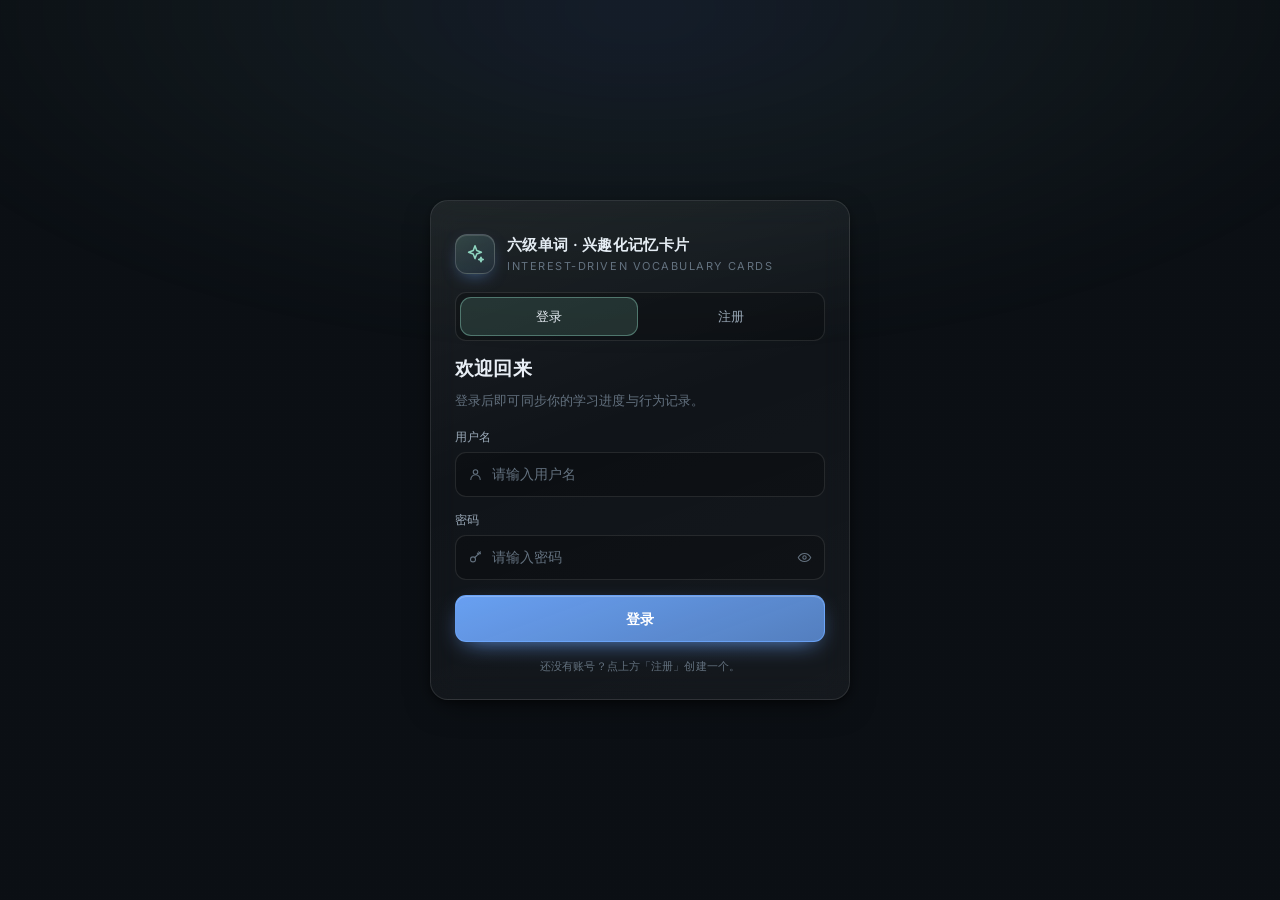
<file: index.html>
<!DOCTYPE html>
<html lang="zh-CN" data-scheme="dark">
<head>
<meta charset="UTF-8">
<meta name="viewport" content="width=device-width, initial-scale=1, viewport-fit=cover">
<meta name="color-scheme" content="dark">
<meta name="theme-color" content="#0b0f14">
<title>六级单词 · 兴趣化记忆卡片</title>
<meta name="description" content="用你熟悉的兴趣领域记住六级单词。领域化筛选、AI 生成记忆材料、3D 翻转卡片与复习模式。">

<!-- 字体：失败时自动回退到系统字体栈（见 tokens.css 的 font 变量） -->
<link rel="preconnect" href="https://fonts.googleapis.com">
<link rel="preconnect" href="https://fonts.gstatic.com" crossorigin>
<link href="https://fonts.googleapis.com/css2?family=Cinzel:wght@500;600;700&family=Cormorant+Garamond:wght@500;600;700&family=Inter:wght@400;500;600;700&display=swap" rel="stylesheet">

<link rel="stylesheet" href="./src/styles/tokens.css">
<link rel="stylesheet" href="./src/styles/components.css">
<link rel="stylesheet" href="./src/styles/responsive.css">

<style>
  /* 首屏防闪烁：在 JS 与样式就绪前显示品牌遮罩 */
  html, body { margin: 0; background: #0b0f14; }
  #boot-splash {
    position: fixed;
    inset: 0;
    display: grid;
    place-items: center;
    gap: 0;
    background:
      radial-gradient(1100px 760px at 50% -20%, #17222f 0%, transparent 60%),
      linear-gradient(180deg, #0b0f14 0%, #070a0e 100%);
    z-index: 9999;
    transition: opacity 0.5s ease;
    font-family: 'Inter', -apple-system, 'PingFang SC', 'Microsoft YaHei', system-ui, sans-serif;
  }
  #boot-splash .splash-inner {
    display: flex;
    flex-direction: column;
    align-items: center;
    gap: 18px;
    color: #9aa9b8;
    font-size: 13px;
    letter-spacing: 0.16em;
    text-transform: uppercase;
  }
  #boot-splash .splash-mark {
    width: 52px; height: 52px;
    border-radius: 15px;
    border: 1px solid rgba(143, 214, 192, 0.3);
    background: linear-gradient(150deg, rgba(143,214,192,0.18), rgba(110,168,254,0.08));
    box-shadow: inset 0 1px 0 rgba(255,255,255,0.12), 0 10px 30px -12px rgba(110,168,254,0.8);
    display: grid; place-items: center;
    color: #8fd6c0;
    animation: splash-pulse 2s ease-in-out infinite;
  }
  #boot-splash .splash-mark svg { width: 26px; height: 26px; }
  @keyframes splash-pulse {
    0%, 100% { transform: scale(1); opacity: 0.9; }
    50% { transform: scale(1.06); opacity: 1; }
  }
  #boot-splash .splash-bar {
    width: 168px; height: 2px; border-radius: 99px;
    background: rgba(255,255,255,0.08);
    overflow: hidden;
  }
  #boot-splash .splash-bar i {
    display: block; height: 100%; width: 40%;
    border-radius: 99px;
    background: linear-gradient(90deg, transparent, #6ea8fe, #8fd6c0, transparent);
    animation: splash-slide 1.3s ease-in-out infinite;
  }
  @keyframes splash-slide {
    0% { transform: translateX(-110%); }
    100% { transform: translateX(280%); }
  }

  /* ---- 启动骨架屏（首屏立刻可见，不依赖任何 JS / 网络） ---- */
  #boot-splash .splash-title {
    color: #dbe6f2;
    font-size: 14px;
    letter-spacing: 0.03em;
    text-transform: none;
    font-weight: 600;
  }
  #boot-splash .splash-hint {
    margin-top: -8px;
    font-size: 12px;
    letter-spacing: 0.1em;
    color: #7d8b9c;
    text-transform: none;
  }
  #boot-splash .splash-skeleton {
    display: grid;
    grid-template-columns: repeat(3, 92px);
    gap: 12px;
    margin-top: 6px;
  }
  #boot-splash .sk-card {
    position: relative;
    overflow: hidden;
    display: block;
    height: 74px;
    border-radius: 11px;
    border: 1px solid rgba(255,255,255,0.07);
    background: rgba(128,132,148,0.10);
  }
  #boot-splash .sk-card::after {
    content: '';
    position: absolute;
    inset: 0;
    background: linear-gradient(100deg, transparent 20%, rgba(143,214,192,0.16) 50%, transparent 80%);
    animation: skeleton-shimmer 1.4s ease-in-out infinite;
  }
  @keyframes skeleton-shimmer {
    0% { transform: translateX(-100%); }
    100% { transform: translateX(100%); }
  }
  #boot-splash .splash-retry {
    margin-top: 4px;
    padding: 8px 18px;
    border-radius: 99px;
    border: 1px solid rgba(143,214,192,0.4);
    background: rgba(143,214,192,0.12);
    color: #8fd6c0;
    font-size: 13px;
    cursor: pointer;
    font-family: inherit;
  }
  #boot-splash.is-fading { opacity: 0; pointer-events: none; }
</style>

<!-- 后端：自建 Cloudflare Worker + D1（https://api.stellar-dreamin.site）
     无需引入任何第三方 SDK —— 注册 / 登录 / 上报全部走原生 fetch，
     见 src/core/authService.js -->
</head>
<body>
  <div id="app"></div>

  <!-- 启动骨架屏：纯静态 HTML + CSS，页面一解析完就立刻可见（不依赖 JS / 网络）。
       主脚本（src/main.js）会在挂载登录页或主界面后立刻移除它；
       万一模块脚本加载失败，下方的内联兜底脚本会在 3.5s 后给出重试入口。 -->
  <div id="boot-splash" aria-hidden="true">
    <div class="splash-inner">
      <div class="splash-mark">
        <svg viewBox="0 0 24 24" fill="none" stroke="currentColor" stroke-width="1.7" stroke-linecap="round" stroke-linejoin="round">
          <path d="M12 3l1.9 5.1L19 10l-5.1 1.9L12 17l-1.9-5.1L5 10l5.1-1.9z"/>
          <path d="M18.5 15.5l.7 1.8 1.8.7-1.8.7-.7 1.8-.7-1.8-1.8-.7 1.8-.7z"/>
        </svg>
      </div>
      <div class="splash-title">六级单词 · 兴趣化记忆卡片</div>
      <div class="splash-bar"><i></i></div>
      <div class="splash-hint" id="boot-hint">加载中…</div>
      <div class="splash-skeleton">
        <span class="sk-card"></span><span class="sk-card"></span><span class="sk-card"></span>
      </div>
    </div>
  </div>

  <noscript>
    <div style="padding:40px;font-family:system-ui;color:#e8eef5">
      本应用需要 JavaScript 才能运行，请在浏览器设置中启用后刷新页面。
    </div>
  </noscript>

  <script type="module" src="./src/main.js"></script>

  <!-- 启动兜底：主脚本自身带 3s 超时；这里再兜一层 —— 若 3.5s 后骨架屏
       仍未被移除（通常意味着模块脚本没加载成功），给出可见的重试入口。
       绝不使用外部资源，纯内联。 -->
  <script>
  (function () {
    var FAILSAFE_MS = 3500;
    window.__bootSplashTimer = setTimeout(function () {
      var splash = document.getElementById('boot-splash');
      if (!splash) return;
      var hint = document.getElementById('boot-hint');
      if (hint) hint.textContent = '启动较慢或加载失败';
      if (document.getElementById('boot-retry')) return;
      var inner = splash.querySelector('.splash-inner');
      if (!inner) return;
      var btn = document.createElement('button');
      btn.id = 'boot-retry';
      btn.className = 'splash-retry';
      btn.type = 'button';
      btn.textContent = '重新载入';
      btn.addEventListener('click', function () { window.location.reload(); });
      inner.appendChild(btn);
    }, FAILSAFE_MS);
  })();
  </script>
</body>
</html>
</file>
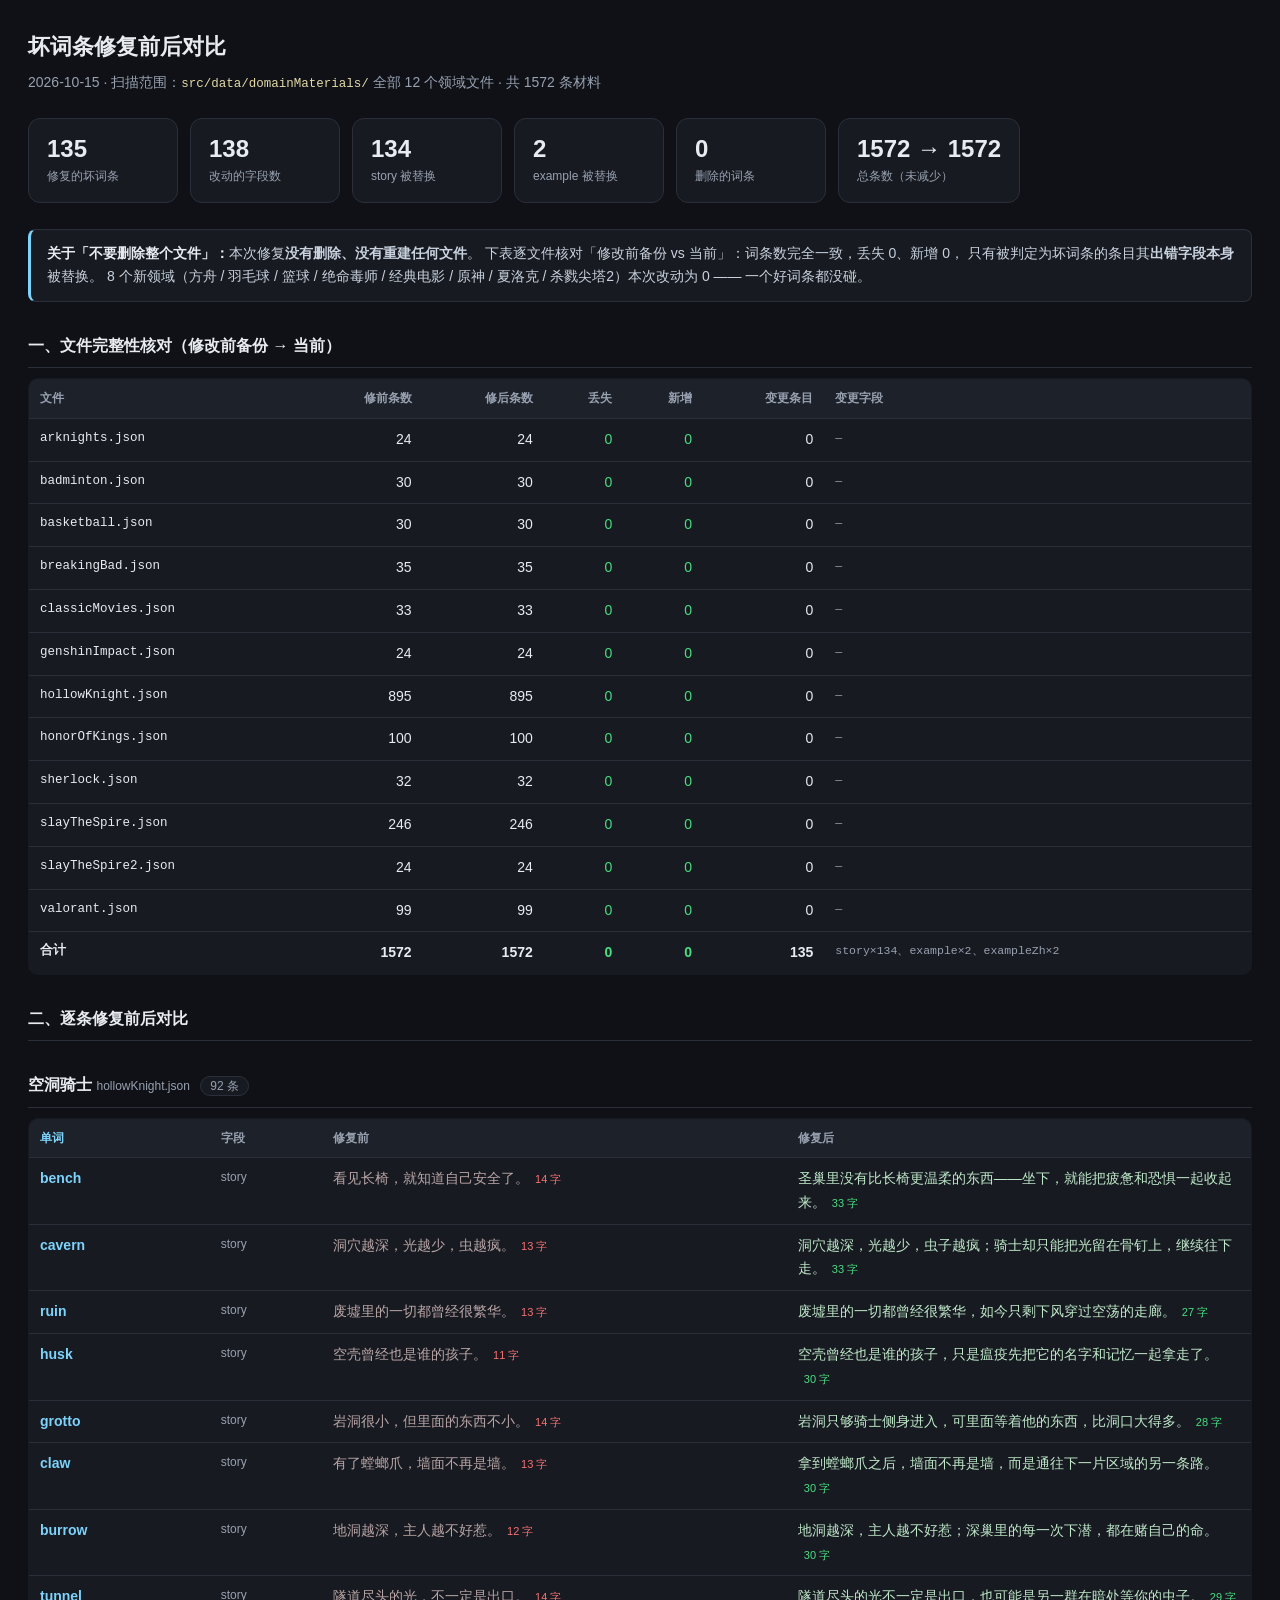
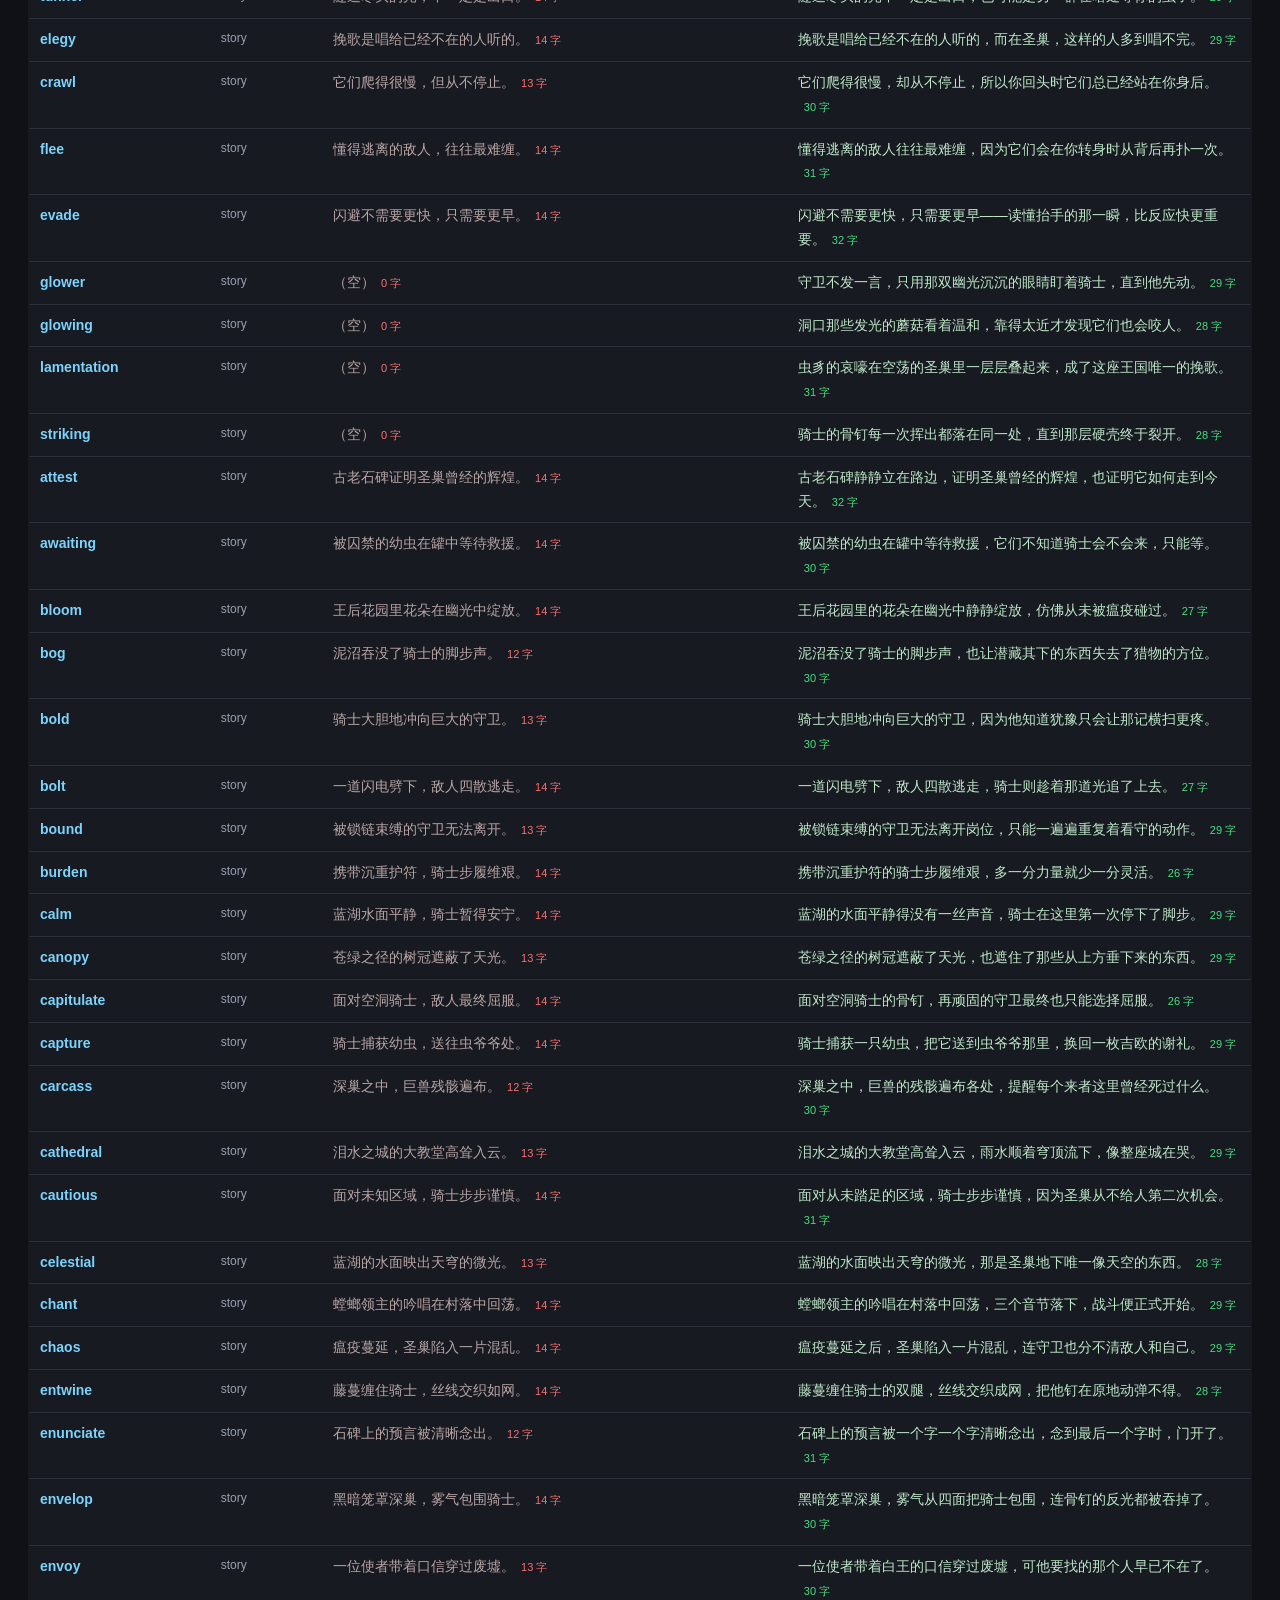
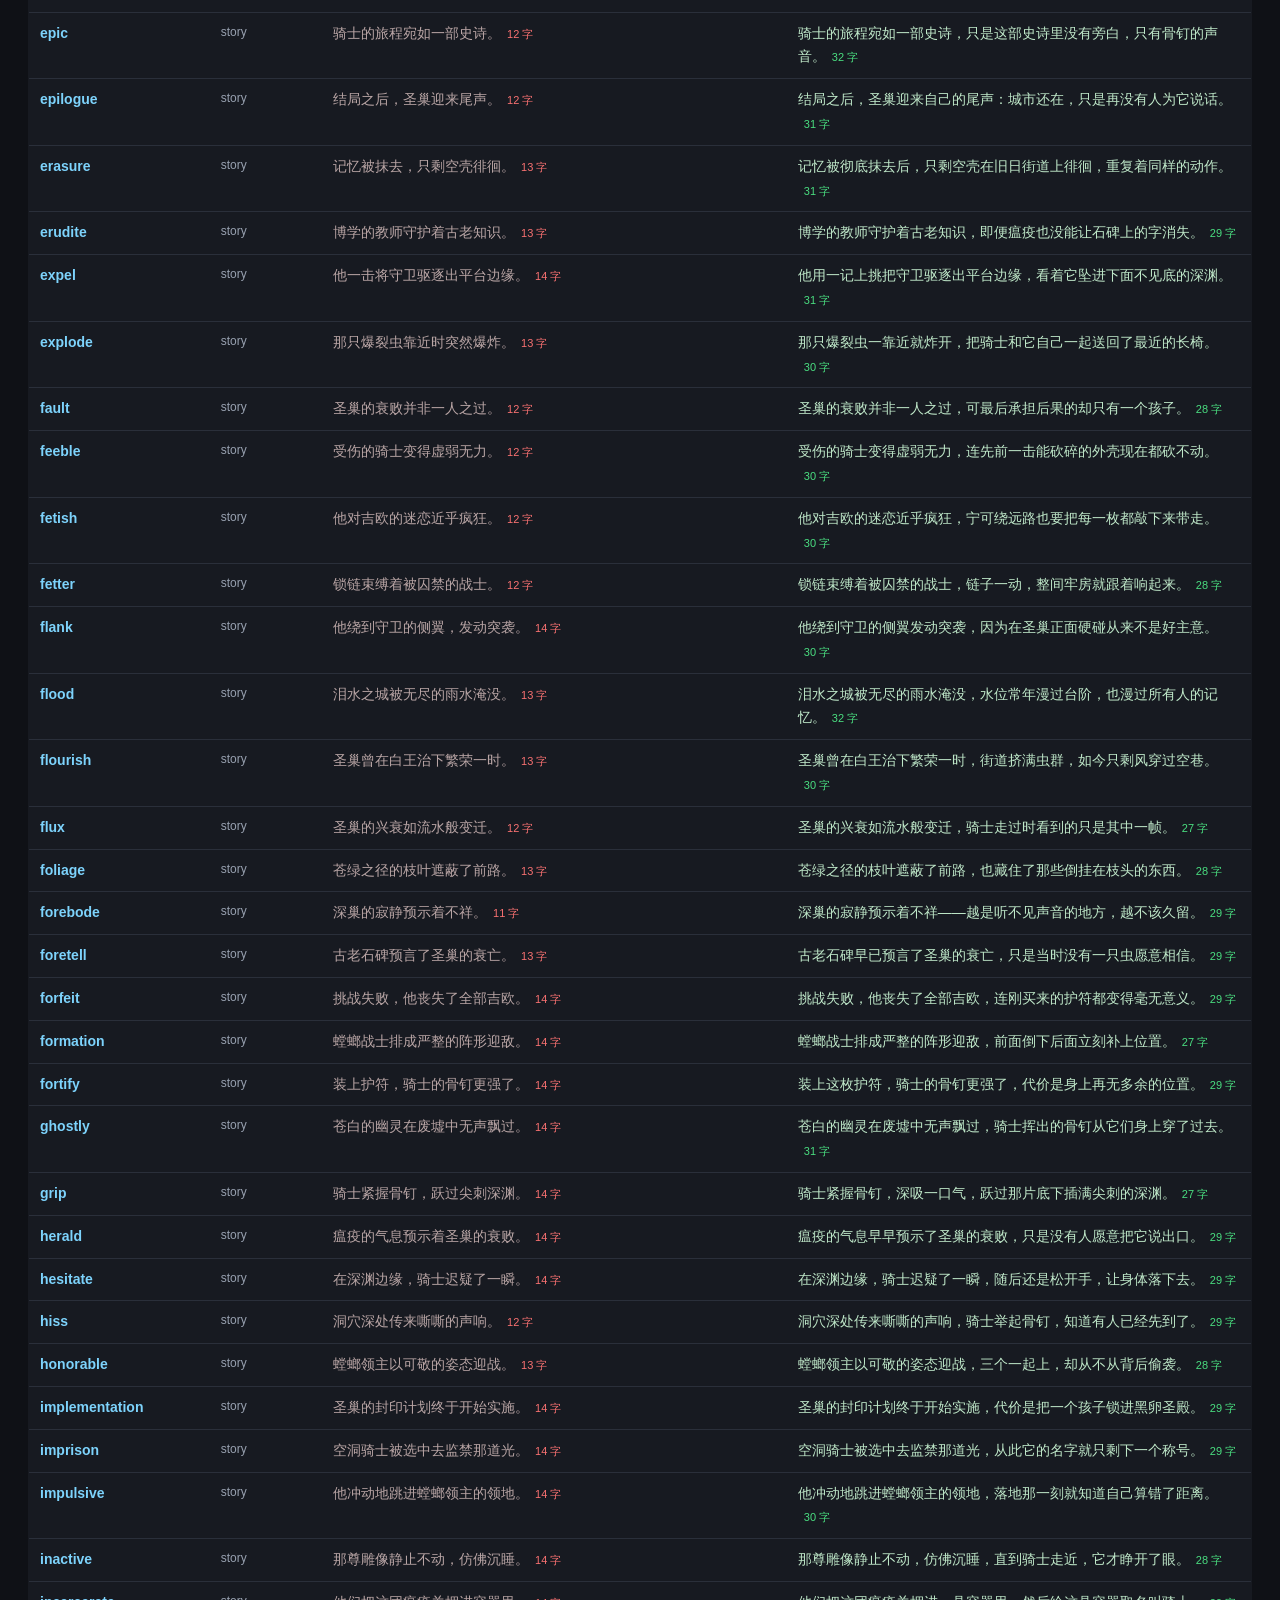
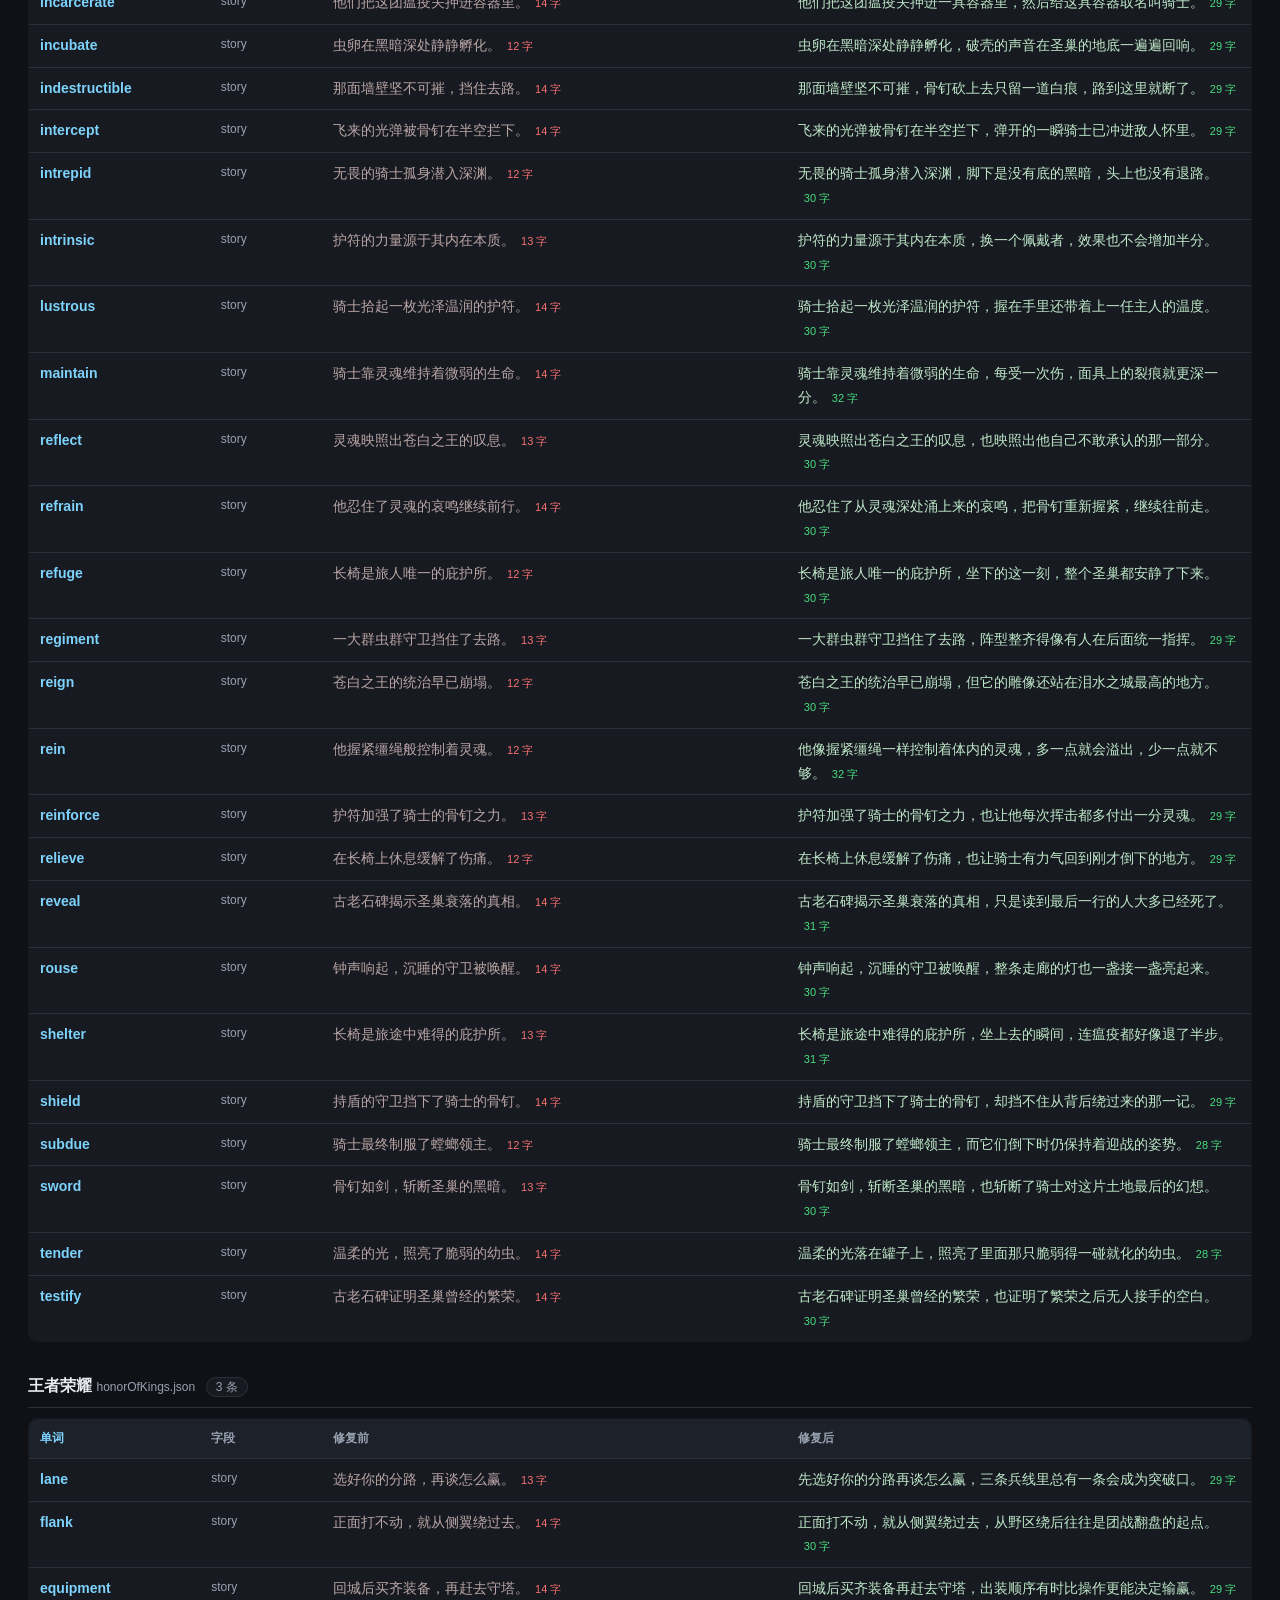
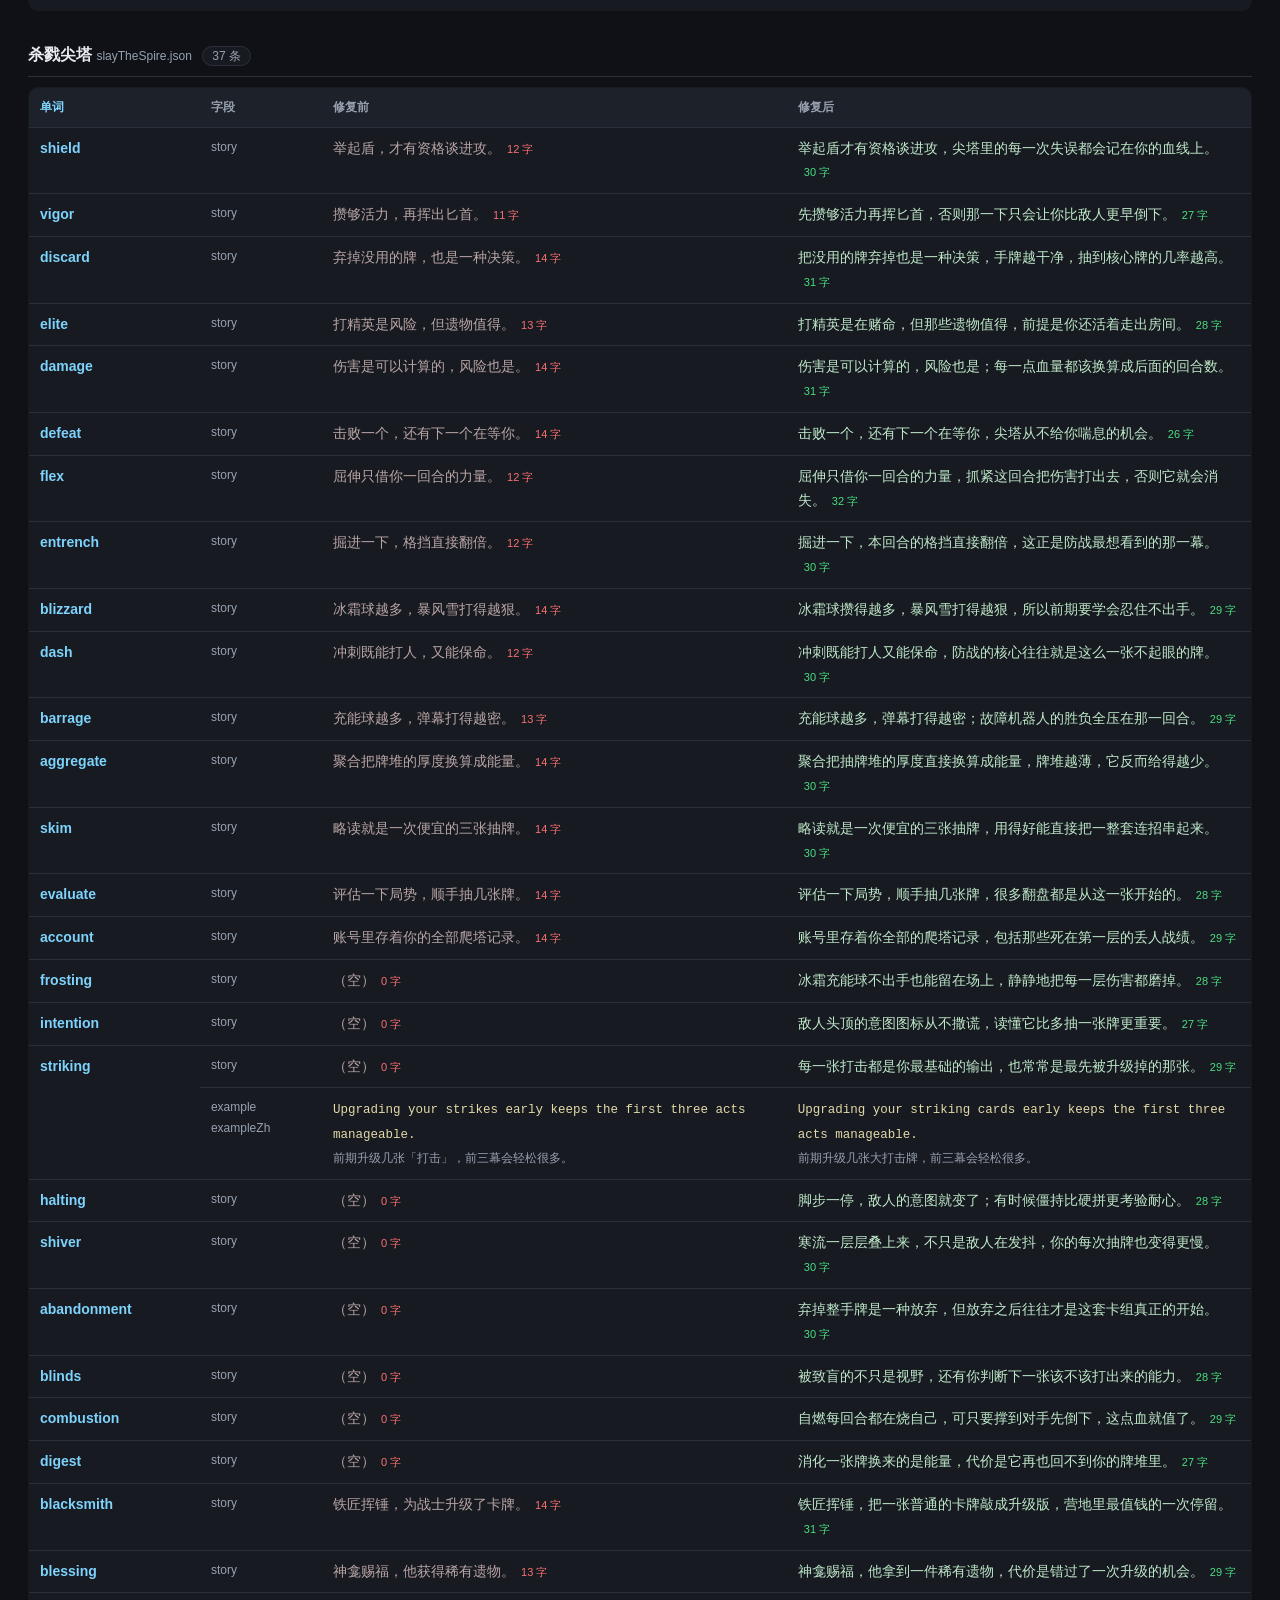
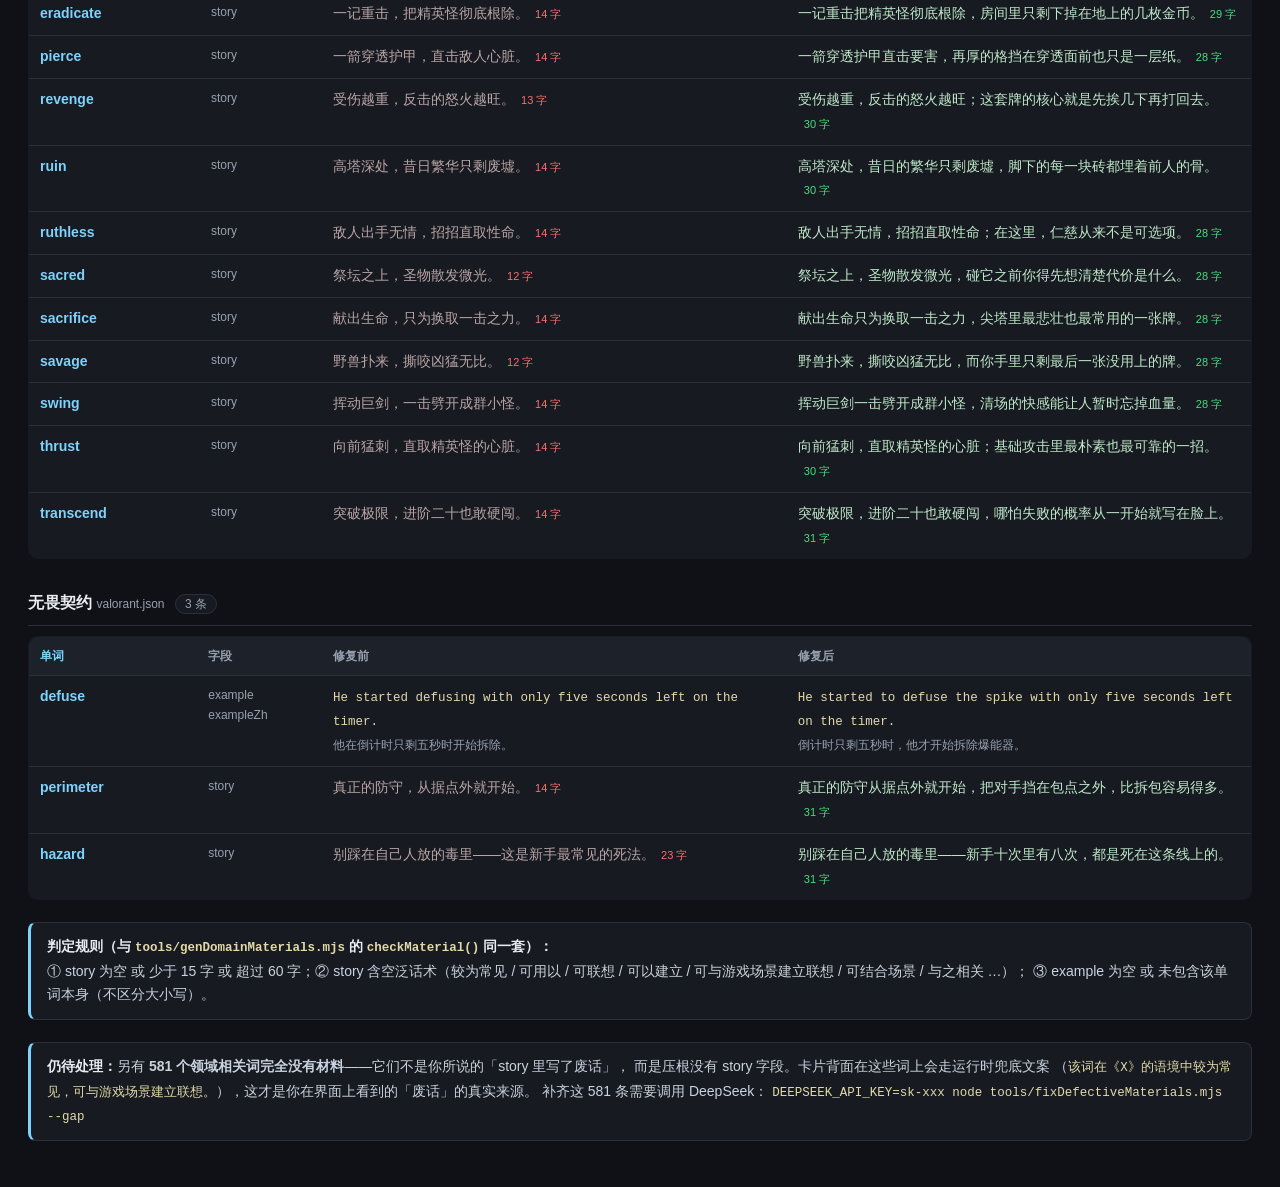
<file: 坏词条修复对比.html>
<!DOCTYPE html>
<html lang="zh-CN"><head><meta charset="utf-8">
<meta name="viewport" content="width=device-width,initial-scale=1">
<title>坏词条修复前后对比</title>
<style>
  :root{--bg:#0f1116;--panel:#171a21;--line:#2a2f3a;--tx:#e8ebf0;--dim:#98a1b0;--ok:#4ade80;--bad:#f87171;--warn:#fbbf24;--acc:#7dd3fc}
  *{box-sizing:border-box}
  body{margin:0;padding:28px;background:var(--bg);color:var(--tx);font:14px/1.7 -apple-system,"Segoe UI","Microsoft YaHei",sans-serif}
  h1{font-size:22px;margin:0 0 6px}
  .sub{color:var(--dim);margin-bottom:22px}
  h2{font-size:16px;margin:30px 0 10px;padding-bottom:8px;border-bottom:1px solid var(--line)}
  .fn,.badge{font-size:12px;color:var(--dim);font-weight:400}
  .badge{background:var(--panel);border:1px solid var(--line);border-radius:99px;padding:2px 9px;margin-left:6px}
  .cards{display:flex;gap:12px;flex-wrap:wrap;margin:0 0 26px}
  .card{background:var(--panel);border:1px solid var(--line);border-radius:12px;padding:14px 18px;min-width:150px}
  .card b{display:block;font-size:24px;line-height:1.3}
  .card span{color:var(--dim);font-size:12px}
  table{width:100%;border-collapse:collapse;background:var(--panel);border:1px solid var(--line);border-radius:10px;overflow:hidden;margin-bottom:8px}
  th,td{padding:9px 11px;border-bottom:1px solid var(--line);vertical-align:top;text-align:left}
  th{background:#1d2129;color:var(--dim);font-weight:600;font-size:12px}
  tr:last-child td{border-bottom:none}
  .w{font-weight:700;color:var(--acc);white-space:nowrap;width:110px}
  .fld{color:var(--dim);font-size:12px;width:78px;white-space:nowrap}
  .before{color:#b9a5a5;width:38%}
  .after{color:#bfe8c9;width:38%}
  .ln{display:inline-block;margin-left:6px;font-size:11px;color:var(--bad)}
  .ln.ok{color:var(--ok)}
  .zh{color:var(--dim);font-size:12px}
  code{font-family:Consolas,Menlo,monospace;font-size:12.5px;color:#e3d9a8}
  .num{text-align:right;font-variant-numeric:tabular-nums}
  .good{color:var(--ok)}.bad{color:var(--bad);font-weight:700}.warn{color:var(--warn)}
  .mono{font-family:Consolas,Menlo,monospace;font-size:12.5px}
  .small{font-size:11.5px;color:var(--dim)}
  .note{background:var(--panel);border:1px solid var(--line);border-left:3px solid var(--acc);border-radius:8px;padding:12px 16px;margin:22px 0;color:#c9d2de}
  .note b{color:var(--tx)}
</style></head><body>

<h1>坏词条修复前后对比</h1>
<div class="sub">2026-10-15 · 扫描范围：<code>src/data/domainMaterials/</code> 全部 12 个领域文件 · 共 1572 条材料</div>

<div class="cards">
  <div class="card"><b>135</b><span>修复的坏词条</span></div>
  <div class="card"><b>138</b><span>改动的字段数</span></div>
  <div class="card"><b>134</b><span>story 被替换</span></div>
  <div class="card"><b>2</b><span>example 被替换</span></div>
  <div class="card"><b>0</b><span>删除的词条</span></div>
  <div class="card"><b>1572 → 1572</b><span>总条数（未减少）</span></div>
</div>

<div class="note">
<b>关于「不要删除整个文件」：</b>本次修复<strong>没有删除、没有重建任何文件</strong>。
下表逐文件核对「修改前备份 vs 当前」：词条数完全一致，丢失 0、新增 0，
只有被判定为坏词条的条目其<strong>出错字段本身</strong>被替换。
8 个新领域（方舟 / 羽毛球 / 篮球 / 绝命毒师 / 经典电影 / 原神 / 夏洛克 / 杀戮尖塔2）本次改动为 0 —— 一个好词条都没碰。
</div>

<h2>一、文件完整性核对（修改前备份 → 当前）</h2>
<table><thead><tr><th>文件</th><th class="num">修前条数</th><th class="num">修后条数</th><th class="num">丢失</th><th class="num">新增</th><th class="num">变更条目</th><th>变更字段</th></tr></thead>
<tbody>
<tr>
  <td class="mono">arknights.json</td>
  <td class="num">24</td><td class="num">24</td>
  <td class="num good">0</td>
  <td class="num good">0</td>
  <td class="num">0</td>
  <td class="mono small">—</td>
</tr>
<tr>
  <td class="mono">badminton.json</td>
  <td class="num">30</td><td class="num">30</td>
  <td class="num good">0</td>
  <td class="num good">0</td>
  <td class="num">0</td>
  <td class="mono small">—</td>
</tr>
<tr>
  <td class="mono">basketball.json</td>
  <td class="num">30</td><td class="num">30</td>
  <td class="num good">0</td>
  <td class="num good">0</td>
  <td class="num">0</td>
  <td class="mono small">—</td>
</tr>
<tr>
  <td class="mono">breakingBad.json</td>
  <td class="num">35</td><td class="num">35</td>
  <td class="num good">0</td>
  <td class="num good">0</td>
  <td class="num">0</td>
  <td class="mono small">—</td>
</tr>
<tr>
  <td class="mono">classicMovies.json</td>
  <td class="num">33</td><td class="num">33</td>
  <td class="num good">0</td>
  <td class="num good">0</td>
  <td class="num">0</td>
  <td class="mono small">—</td>
</tr>
<tr>
  <td class="mono">genshinImpact.json</td>
  <td class="num">24</td><td class="num">24</td>
  <td class="num good">0</td>
  <td class="num good">0</td>
  <td class="num">0</td>
  <td class="mono small">—</td>
</tr>
<tr>
  <td class="mono">hollowKnight.json</td>
  <td class="num">895</td><td class="num">895</td>
  <td class="num good">0</td>
  <td class="num good">0</td>
  <td class="num">0</td>
  <td class="mono small">—</td>
</tr>
<tr>
  <td class="mono">honorOfKings.json</td>
  <td class="num">100</td><td class="num">100</td>
  <td class="num good">0</td>
  <td class="num good">0</td>
  <td class="num">0</td>
  <td class="mono small">—</td>
</tr>
<tr>
  <td class="mono">sherlock.json</td>
  <td class="num">32</td><td class="num">32</td>
  <td class="num good">0</td>
  <td class="num good">0</td>
  <td class="num">0</td>
  <td class="mono small">—</td>
</tr>
<tr>
  <td class="mono">slayTheSpire.json</td>
  <td class="num">246</td><td class="num">246</td>
  <td class="num good">0</td>
  <td class="num good">0</td>
  <td class="num">0</td>
  <td class="mono small">—</td>
</tr>
<tr>
  <td class="mono">slayTheSpire2.json</td>
  <td class="num">24</td><td class="num">24</td>
  <td class="num good">0</td>
  <td class="num good">0</td>
  <td class="num">0</td>
  <td class="mono small">—</td>
</tr>
<tr>
  <td class="mono">valorant.json</td>
  <td class="num">99</td><td class="num">99</td>
  <td class="num good">0</td>
  <td class="num good">0</td>
  <td class="num">0</td>
  <td class="mono small">—</td>
</tr>
<tr><td class="mono"><b>合计</b></td><td class="num"><b>1572</b></td><td class="num"><b>1572</b></td><td class="num good"><b>0</b></td><td class="num good"><b>0</b></td><td class="num"><b>135</b></td><td class="mono small">story×134、example×2、exampleZh×2</td></tr>
</tbody></table>

<h2>二、逐条修复前后对比</h2>
<h2>空洞骑士 <span class="fn">hollowKnight.json</span> <span class="badge">92 条</span></h2>
<table><thead><tr><th class="w">单词</th><th class="fld">字段</th><th>修复前</th><th>修复后</th></tr></thead><tbody>
<tr>
        <td class="w" rowspan="1">bench</td>
        <td class="fld">story</td>
        <td class="before">看见长椅，就知道自己安全了。<span class="ln">14 字</span></td>
        <td class="after">圣巢里没有比长椅更温柔的东西——坐下，就能把疲惫和恐惧一起收起来。<span class="ln ok">33 字</span></td>
      </tr>
<tr>
        <td class="w" rowspan="1">cavern</td>
        <td class="fld">story</td>
        <td class="before">洞穴越深，光越少，虫越疯。<span class="ln">13 字</span></td>
        <td class="after">洞穴越深，光越少，虫子越疯；骑士却只能把光留在骨钉上，继续往下走。<span class="ln ok">33 字</span></td>
      </tr>
<tr>
        <td class="w" rowspan="1">ruin</td>
        <td class="fld">story</td>
        <td class="before">废墟里的一切都曾经很繁华。<span class="ln">13 字</span></td>
        <td class="after">废墟里的一切都曾经很繁华，如今只剩下风穿过空荡的走廊。<span class="ln ok">27 字</span></td>
      </tr>
<tr>
        <td class="w" rowspan="1">husk</td>
        <td class="fld">story</td>
        <td class="before">空壳曾经也是谁的孩子。<span class="ln">11 字</span></td>
        <td class="after">空壳曾经也是谁的孩子，只是瘟疫先把它的名字和记忆一起拿走了。<span class="ln ok">30 字</span></td>
      </tr>
<tr>
        <td class="w" rowspan="1">grotto</td>
        <td class="fld">story</td>
        <td class="before">岩洞很小，但里面的东西不小。<span class="ln">14 字</span></td>
        <td class="after">岩洞只够骑士侧身进入，可里面等着他的东西，比洞口大得多。<span class="ln ok">28 字</span></td>
      </tr>
<tr>
        <td class="w" rowspan="1">claw</td>
        <td class="fld">story</td>
        <td class="before">有了螳螂爪，墙面不再是墙。<span class="ln">13 字</span></td>
        <td class="after">拿到螳螂爪之后，墙面不再是墙，而是通往下一片区域的另一条路。<span class="ln ok">30 字</span></td>
      </tr>
<tr>
        <td class="w" rowspan="1">burrow</td>
        <td class="fld">story</td>
        <td class="before">地洞越深，主人越不好惹。<span class="ln">12 字</span></td>
        <td class="after">地洞越深，主人越不好惹；深巢里的每一次下潜，都在赌自己的命。<span class="ln ok">30 字</span></td>
      </tr>
<tr>
        <td class="w" rowspan="1">tunnel</td>
        <td class="fld">story</td>
        <td class="before">隧道尽头的光，不一定是出口。<span class="ln">14 字</span></td>
        <td class="after">隧道尽头的光不一定是出口，也可能是另一群在暗处等你的虫子。<span class="ln ok">29 字</span></td>
      </tr>
<tr>
        <td class="w" rowspan="1">elegy</td>
        <td class="fld">story</td>
        <td class="before">挽歌是唱给已经不在的人听的。<span class="ln">14 字</span></td>
        <td class="after">挽歌是唱给已经不在的人听的，而在圣巢，这样的人多到唱不完。<span class="ln ok">29 字</span></td>
      </tr>
<tr>
        <td class="w" rowspan="1">crawl</td>
        <td class="fld">story</td>
        <td class="before">它们爬得很慢，但从不停止。<span class="ln">13 字</span></td>
        <td class="after">它们爬得很慢，却从不停止，所以你回头时它们总已经站在你身后。<span class="ln ok">30 字</span></td>
      </tr>
<tr>
        <td class="w" rowspan="1">flee</td>
        <td class="fld">story</td>
        <td class="before">懂得逃离的敌人，往往最难缠。<span class="ln">14 字</span></td>
        <td class="after">懂得逃离的敌人往往最难缠，因为它们会在你转身时从背后再扑一次。<span class="ln ok">31 字</span></td>
      </tr>
<tr>
        <td class="w" rowspan="1">evade</td>
        <td class="fld">story</td>
        <td class="before">闪避不需要更快，只需要更早。<span class="ln">14 字</span></td>
        <td class="after">闪避不需要更快，只需要更早——读懂抬手的那一瞬，比反应快更重要。<span class="ln ok">32 字</span></td>
      </tr>
<tr>
        <td class="w" rowspan="1">glower</td>
        <td class="fld">story</td>
        <td class="before">（空）<span class="ln">0 字</span></td>
        <td class="after">守卫不发一言，只用那双幽光沉沉的眼睛盯着骑士，直到他先动。<span class="ln ok">29 字</span></td>
      </tr>
<tr>
        <td class="w" rowspan="1">glowing</td>
        <td class="fld">story</td>
        <td class="before">（空）<span class="ln">0 字</span></td>
        <td class="after">洞口那些发光的蘑菇看着温和，靠得太近才发现它们也会咬人。<span class="ln ok">28 字</span></td>
      </tr>
<tr>
        <td class="w" rowspan="1">lamentation</td>
        <td class="fld">story</td>
        <td class="before">（空）<span class="ln">0 字</span></td>
        <td class="after">虫豸的哀嚎在空荡的圣巢里一层层叠起来，成了这座王国唯一的挽歌。<span class="ln ok">31 字</span></td>
      </tr>
<tr>
        <td class="w" rowspan="1">striking</td>
        <td class="fld">story</td>
        <td class="before">（空）<span class="ln">0 字</span></td>
        <td class="after">骑士的骨钉每一次挥出都落在同一处，直到那层硬壳终于裂开。<span class="ln ok">28 字</span></td>
      </tr>
<tr>
        <td class="w" rowspan="1">attest</td>
        <td class="fld">story</td>
        <td class="before">古老石碑证明圣巢曾经的辉煌。<span class="ln">14 字</span></td>
        <td class="after">古老石碑静静立在路边，证明圣巢曾经的辉煌，也证明它如何走到今天。<span class="ln ok">32 字</span></td>
      </tr>
<tr>
        <td class="w" rowspan="1">awaiting</td>
        <td class="fld">story</td>
        <td class="before">被囚禁的幼虫在罐中等待救援。<span class="ln">14 字</span></td>
        <td class="after">被囚禁的幼虫在罐中等待救援，它们不知道骑士会不会来，只能等。<span class="ln ok">30 字</span></td>
      </tr>
<tr>
        <td class="w" rowspan="1">bloom</td>
        <td class="fld">story</td>
        <td class="before">王后花园里花朵在幽光中绽放。<span class="ln">14 字</span></td>
        <td class="after">王后花园里的花朵在幽光中静静绽放，仿佛从未被瘟疫碰过。<span class="ln ok">27 字</span></td>
      </tr>
<tr>
        <td class="w" rowspan="1">bog</td>
        <td class="fld">story</td>
        <td class="before">泥沼吞没了骑士的脚步声。<span class="ln">12 字</span></td>
        <td class="after">泥沼吞没了骑士的脚步声，也让潜藏其下的东西失去了猎物的方位。<span class="ln ok">30 字</span></td>
      </tr>
<tr>
        <td class="w" rowspan="1">bold</td>
        <td class="fld">story</td>
        <td class="before">骑士大胆地冲向巨大的守卫。<span class="ln">13 字</span></td>
        <td class="after">骑士大胆地冲向巨大的守卫，因为他知道犹豫只会让那记横扫更疼。<span class="ln ok">30 字</span></td>
      </tr>
<tr>
        <td class="w" rowspan="1">bolt</td>
        <td class="fld">story</td>
        <td class="before">一道闪电劈下，敌人四散逃走。<span class="ln">14 字</span></td>
        <td class="after">一道闪电劈下，敌人四散逃走，骑士则趁着那道光追了上去。<span class="ln ok">27 字</span></td>
      </tr>
<tr>
        <td class="w" rowspan="1">bound</td>
        <td class="fld">story</td>
        <td class="before">被锁链束缚的守卫无法离开。<span class="ln">13 字</span></td>
        <td class="after">被锁链束缚的守卫无法离开岗位，只能一遍遍重复着看守的动作。<span class="ln ok">29 字</span></td>
      </tr>
<tr>
        <td class="w" rowspan="1">burden</td>
        <td class="fld">story</td>
        <td class="before">携带沉重护符，骑士步履维艰。<span class="ln">14 字</span></td>
        <td class="after">携带沉重护符的骑士步履维艰，多一分力量就少一分灵活。<span class="ln ok">26 字</span></td>
      </tr>
<tr>
        <td class="w" rowspan="1">calm</td>
        <td class="fld">story</td>
        <td class="before">蓝湖水面平静，骑士暂得安宁。<span class="ln">14 字</span></td>
        <td class="after">蓝湖的水面平静得没有一丝声音，骑士在这里第一次停下了脚步。<span class="ln ok">29 字</span></td>
      </tr>
<tr>
        <td class="w" rowspan="1">canopy</td>
        <td class="fld">story</td>
        <td class="before">苍绿之径的树冠遮蔽了天光。<span class="ln">13 字</span></td>
        <td class="after">苍绿之径的树冠遮蔽了天光，也遮住了那些从上方垂下来的东西。<span class="ln ok">29 字</span></td>
      </tr>
<tr>
        <td class="w" rowspan="1">capitulate</td>
        <td class="fld">story</td>
        <td class="before">面对空洞骑士，敌人最终屈服。<span class="ln">14 字</span></td>
        <td class="after">面对空洞骑士的骨钉，再顽固的守卫最终也只能选择屈服。<span class="ln ok">26 字</span></td>
      </tr>
<tr>
        <td class="w" rowspan="1">capture</td>
        <td class="fld">story</td>
        <td class="before">骑士捕获幼虫，送往虫爷爷处。<span class="ln">14 字</span></td>
        <td class="after">骑士捕获一只幼虫，把它送到虫爷爷那里，换回一枚吉欧的谢礼。<span class="ln ok">29 字</span></td>
      </tr>
<tr>
        <td class="w" rowspan="1">carcass</td>
        <td class="fld">story</td>
        <td class="before">深巢之中，巨兽残骸遍布。<span class="ln">12 字</span></td>
        <td class="after">深巢之中，巨兽的残骸遍布各处，提醒每个来者这里曾经死过什么。<span class="ln ok">30 字</span></td>
      </tr>
<tr>
        <td class="w" rowspan="1">cathedral</td>
        <td class="fld">story</td>
        <td class="before">泪水之城的大教堂高耸入云。<span class="ln">13 字</span></td>
        <td class="after">泪水之城的大教堂高耸入云，雨水顺着穹顶流下，像整座城在哭。<span class="ln ok">29 字</span></td>
      </tr>
<tr>
        <td class="w" rowspan="1">cautious</td>
        <td class="fld">story</td>
        <td class="before">面对未知区域，骑士步步谨慎。<span class="ln">14 字</span></td>
        <td class="after">面对从未踏足的区域，骑士步步谨慎，因为圣巢从不给人第二次机会。<span class="ln ok">31 字</span></td>
      </tr>
<tr>
        <td class="w" rowspan="1">celestial</td>
        <td class="fld">story</td>
        <td class="before">蓝湖的水面映出天穹的微光。<span class="ln">13 字</span></td>
        <td class="after">蓝湖的水面映出天穹的微光，那是圣巢地下唯一像天空的东西。<span class="ln ok">28 字</span></td>
      </tr>
<tr>
        <td class="w" rowspan="1">chant</td>
        <td class="fld">story</td>
        <td class="before">螳螂领主的吟唱在村落中回荡。<span class="ln">14 字</span></td>
        <td class="after">螳螂领主的吟唱在村落中回荡，三个音节落下，战斗便正式开始。<span class="ln ok">29 字</span></td>
      </tr>
<tr>
        <td class="w" rowspan="1">chaos</td>
        <td class="fld">story</td>
        <td class="before">瘟疫蔓延，圣巢陷入一片混乱。<span class="ln">14 字</span></td>
        <td class="after">瘟疫蔓延之后，圣巢陷入一片混乱，连守卫也分不清敌人和自己。<span class="ln ok">29 字</span></td>
      </tr>
<tr>
        <td class="w" rowspan="1">entwine</td>
        <td class="fld">story</td>
        <td class="before">藤蔓缠住骑士，丝线交织如网。<span class="ln">14 字</span></td>
        <td class="after">藤蔓缠住骑士的双腿，丝线交织成网，把他钉在原地动弹不得。<span class="ln ok">28 字</span></td>
      </tr>
<tr>
        <td class="w" rowspan="1">enunciate</td>
        <td class="fld">story</td>
        <td class="before">石碑上的预言被清晰念出。<span class="ln">12 字</span></td>
        <td class="after">石碑上的预言被一个字一个字清晰念出，念到最后一个字时，门开了。<span class="ln ok">31 字</span></td>
      </tr>
<tr>
        <td class="w" rowspan="1">envelop</td>
        <td class="fld">story</td>
        <td class="before">黑暗笼罩深巢，雾气包围骑士。<span class="ln">14 字</span></td>
        <td class="after">黑暗笼罩深巢，雾气从四面把骑士包围，连骨钉的反光都被吞掉了。<span class="ln ok">30 字</span></td>
      </tr>
<tr>
        <td class="w" rowspan="1">envoy</td>
        <td class="fld">story</td>
        <td class="before">一位使者带着口信穿过废墟。<span class="ln">13 字</span></td>
        <td class="after">一位使者带着白王的口信穿过废墟，可他要找的那个人早已不在了。<span class="ln ok">30 字</span></td>
      </tr>
<tr>
        <td class="w" rowspan="1">epic</td>
        <td class="fld">story</td>
        <td class="before">骑士的旅程宛如一部史诗。<span class="ln">12 字</span></td>
        <td class="after">骑士的旅程宛如一部史诗，只是这部史诗里没有旁白，只有骨钉的声音。<span class="ln ok">32 字</span></td>
      </tr>
<tr>
        <td class="w" rowspan="1">epilogue</td>
        <td class="fld">story</td>
        <td class="before">结局之后，圣巢迎来尾声。<span class="ln">12 字</span></td>
        <td class="after">结局之后，圣巢迎来自己的尾声：城市还在，只是再没有人为它说话。<span class="ln ok">31 字</span></td>
      </tr>
<tr>
        <td class="w" rowspan="1">erasure</td>
        <td class="fld">story</td>
        <td class="before">记忆被抹去，只剩空壳徘徊。<span class="ln">13 字</span></td>
        <td class="after">记忆被彻底抹去后，只剩空壳在旧日街道上徘徊，重复着同样的动作。<span class="ln ok">31 字</span></td>
      </tr>
<tr>
        <td class="w" rowspan="1">erudite</td>
        <td class="fld">story</td>
        <td class="before">博学的教师守护着古老知识。<span class="ln">13 字</span></td>
        <td class="after">博学的教师守护着古老知识，即便瘟疫也没能让石碑上的字消失。<span class="ln ok">29 字</span></td>
      </tr>
<tr>
        <td class="w" rowspan="1">expel</td>
        <td class="fld">story</td>
        <td class="before">他一击将守卫驱逐出平台边缘。<span class="ln">14 字</span></td>
        <td class="after">他用一记上挑把守卫驱逐出平台边缘，看着它坠进下面不见底的深渊。<span class="ln ok">31 字</span></td>
      </tr>
<tr>
        <td class="w" rowspan="1">explode</td>
        <td class="fld">story</td>
        <td class="before">那只爆裂虫靠近时突然爆炸。<span class="ln">13 字</span></td>
        <td class="after">那只爆裂虫一靠近就炸开，把骑士和它自己一起送回了最近的长椅。<span class="ln ok">30 字</span></td>
      </tr>
<tr>
        <td class="w" rowspan="1">fault</td>
        <td class="fld">story</td>
        <td class="before">圣巢的衰败并非一人之过。<span class="ln">12 字</span></td>
        <td class="after">圣巢的衰败并非一人之过，可最后承担后果的却只有一个孩子。<span class="ln ok">28 字</span></td>
      </tr>
<tr>
        <td class="w" rowspan="1">feeble</td>
        <td class="fld">story</td>
        <td class="before">受伤的骑士变得虚弱无力。<span class="ln">12 字</span></td>
        <td class="after">受伤的骑士变得虚弱无力，连先前一击能砍碎的外壳现在都砍不动。<span class="ln ok">30 字</span></td>
      </tr>
<tr>
        <td class="w" rowspan="1">fetish</td>
        <td class="fld">story</td>
        <td class="before">他对吉欧的迷恋近乎疯狂。<span class="ln">12 字</span></td>
        <td class="after">他对吉欧的迷恋近乎疯狂，宁可绕远路也要把每一枚都敲下来带走。<span class="ln ok">30 字</span></td>
      </tr>
<tr>
        <td class="w" rowspan="1">fetter</td>
        <td class="fld">story</td>
        <td class="before">锁链束缚着被囚禁的战士。<span class="ln">12 字</span></td>
        <td class="after">锁链束缚着被囚禁的战士，链子一动，整间牢房就跟着响起来。<span class="ln ok">28 字</span></td>
      </tr>
<tr>
        <td class="w" rowspan="1">flank</td>
        <td class="fld">story</td>
        <td class="before">他绕到守卫的侧翼，发动突袭。<span class="ln">14 字</span></td>
        <td class="after">他绕到守卫的侧翼发动突袭，因为在圣巢正面硬碰从来不是好主意。<span class="ln ok">30 字</span></td>
      </tr>
<tr>
        <td class="w" rowspan="1">flood</td>
        <td class="fld">story</td>
        <td class="before">泪水之城被无尽的雨水淹没。<span class="ln">13 字</span></td>
        <td class="after">泪水之城被无尽的雨水淹没，水位常年漫过台阶，也漫过所有人的记忆。<span class="ln ok">32 字</span></td>
      </tr>
<tr>
        <td class="w" rowspan="1">flourish</td>
        <td class="fld">story</td>
        <td class="before">圣巢曾在白王治下繁荣一时。<span class="ln">13 字</span></td>
        <td class="after">圣巢曾在白王治下繁荣一时，街道挤满虫群，如今只剩风穿过空巷。<span class="ln ok">30 字</span></td>
      </tr>
<tr>
        <td class="w" rowspan="1">flux</td>
        <td class="fld">story</td>
        <td class="before">圣巢的兴衰如流水般变迁。<span class="ln">12 字</span></td>
        <td class="after">圣巢的兴衰如流水般变迁，骑士走过时看到的只是其中一帧。<span class="ln ok">27 字</span></td>
      </tr>
<tr>
        <td class="w" rowspan="1">foliage</td>
        <td class="fld">story</td>
        <td class="before">苍绿之径的枝叶遮蔽了前路。<span class="ln">13 字</span></td>
        <td class="after">苍绿之径的枝叶遮蔽了前路，也藏住了那些倒挂在枝头的东西。<span class="ln ok">28 字</span></td>
      </tr>
<tr>
        <td class="w" rowspan="1">forebode</td>
        <td class="fld">story</td>
        <td class="before">深巢的寂静预示着不祥。<span class="ln">11 字</span></td>
        <td class="after">深巢的寂静预示着不祥——越是听不见声音的地方，越不该久留。<span class="ln ok">29 字</span></td>
      </tr>
<tr>
        <td class="w" rowspan="1">foretell</td>
        <td class="fld">story</td>
        <td class="before">古老石碑预言了圣巢的衰亡。<span class="ln">13 字</span></td>
        <td class="after">古老石碑早已预言了圣巢的衰亡，只是当时没有一只虫愿意相信。<span class="ln ok">29 字</span></td>
      </tr>
<tr>
        <td class="w" rowspan="1">forfeit</td>
        <td class="fld">story</td>
        <td class="before">挑战失败，他丧失了全部吉欧。<span class="ln">14 字</span></td>
        <td class="after">挑战失败，他丧失了全部吉欧，连刚买来的护符都变得毫无意义。<span class="ln ok">29 字</span></td>
      </tr>
<tr>
        <td class="w" rowspan="1">formation</td>
        <td class="fld">story</td>
        <td class="before">螳螂战士排成严整的阵形迎敌。<span class="ln">14 字</span></td>
        <td class="after">螳螂战士排成严整的阵形迎敌，前面倒下后面立刻补上位置。<span class="ln ok">27 字</span></td>
      </tr>
<tr>
        <td class="w" rowspan="1">fortify</td>
        <td class="fld">story</td>
        <td class="before">装上护符，骑士的骨钉更强了。<span class="ln">14 字</span></td>
        <td class="after">装上这枚护符，骑士的骨钉更强了，代价是身上再无多余的位置。<span class="ln ok">29 字</span></td>
      </tr>
<tr>
        <td class="w" rowspan="1">ghostly</td>
        <td class="fld">story</td>
        <td class="before">苍白的幽灵在废墟中无声飘过。<span class="ln">14 字</span></td>
        <td class="after">苍白的幽灵在废墟中无声飘过，骑士挥出的骨钉从它们身上穿了过去。<span class="ln ok">31 字</span></td>
      </tr>
<tr>
        <td class="w" rowspan="1">grip</td>
        <td class="fld">story</td>
        <td class="before">骑士紧握骨钉，跃过尖刺深渊。<span class="ln">14 字</span></td>
        <td class="after">骑士紧握骨钉，深吸一口气，跃过那片底下插满尖刺的深渊。<span class="ln ok">27 字</span></td>
      </tr>
<tr>
        <td class="w" rowspan="1">herald</td>
        <td class="fld">story</td>
        <td class="before">瘟疫的气息预示着圣巢的衰败。<span class="ln">14 字</span></td>
        <td class="after">瘟疫的气息早早预示了圣巢的衰败，只是没有人愿意把它说出口。<span class="ln ok">29 字</span></td>
      </tr>
<tr>
        <td class="w" rowspan="1">hesitate</td>
        <td class="fld">story</td>
        <td class="before">在深渊边缘，骑士迟疑了一瞬。<span class="ln">14 字</span></td>
        <td class="after">在深渊边缘，骑士迟疑了一瞬，随后还是松开手，让身体落下去。<span class="ln ok">29 字</span></td>
      </tr>
<tr>
        <td class="w" rowspan="1">hiss</td>
        <td class="fld">story</td>
        <td class="before">洞穴深处传来嘶嘶的声响。<span class="ln">12 字</span></td>
        <td class="after">洞穴深处传来嘶嘶的声响，骑士举起骨钉，知道有人已经先到了。<span class="ln ok">29 字</span></td>
      </tr>
<tr>
        <td class="w" rowspan="1">honorable</td>
        <td class="fld">story</td>
        <td class="before">螳螂领主以可敬的姿态迎战。<span class="ln">13 字</span></td>
        <td class="after">螳螂领主以可敬的姿态迎战，三个一起上，却从不从背后偷袭。<span class="ln ok">28 字</span></td>
      </tr>
<tr>
        <td class="w" rowspan="1">implementation</td>
        <td class="fld">story</td>
        <td class="before">圣巢的封印计划终于开始实施。<span class="ln">14 字</span></td>
        <td class="after">圣巢的封印计划终于开始实施，代价是把一个孩子锁进黑卵圣殿。<span class="ln ok">29 字</span></td>
      </tr>
<tr>
        <td class="w" rowspan="1">imprison</td>
        <td class="fld">story</td>
        <td class="before">空洞骑士被选中去监禁那道光。<span class="ln">14 字</span></td>
        <td class="after">空洞骑士被选中去监禁那道光，从此它的名字就只剩下一个称号。<span class="ln ok">29 字</span></td>
      </tr>
<tr>
        <td class="w" rowspan="1">impulsive</td>
        <td class="fld">story</td>
        <td class="before">他冲动地跳进螳螂领主的领地。<span class="ln">14 字</span></td>
        <td class="after">他冲动地跳进螳螂领主的领地，落地那一刻就知道自己算错了距离。<span class="ln ok">30 字</span></td>
      </tr>
<tr>
        <td class="w" rowspan="1">inactive</td>
        <td class="fld">story</td>
        <td class="before">那尊雕像静止不动，仿佛沉睡。<span class="ln">14 字</span></td>
        <td class="after">那尊雕像静止不动，仿佛沉睡，直到骑士走近，它才睁开了眼。<span class="ln ok">28 字</span></td>
      </tr>
<tr>
        <td class="w" rowspan="1">incarcerate</td>
        <td class="fld">story</td>
        <td class="before">他们把这团瘟疫关押进容器里。<span class="ln">14 字</span></td>
        <td class="after">他们把这团瘟疫关押进一具容器里，然后给这具容器取名叫骑士。<span class="ln ok">29 字</span></td>
      </tr>
<tr>
        <td class="w" rowspan="1">incubate</td>
        <td class="fld">story</td>
        <td class="before">虫卵在黑暗深处静静孵化。<span class="ln">12 字</span></td>
        <td class="after">虫卵在黑暗深处静静孵化，破壳的声音在圣巢的地底一遍遍回响。<span class="ln ok">29 字</span></td>
      </tr>
<tr>
        <td class="w" rowspan="1">indestructible</td>
        <td class="fld">story</td>
        <td class="before">那面墙壁坚不可摧，挡住去路。<span class="ln">14 字</span></td>
        <td class="after">那面墙壁坚不可摧，骨钉砍上去只留一道白痕，路到这里就断了。<span class="ln ok">29 字</span></td>
      </tr>
<tr>
        <td class="w" rowspan="1">intercept</td>
        <td class="fld">story</td>
        <td class="before">飞来的光弹被骨钉在半空拦下。<span class="ln">14 字</span></td>
        <td class="after">飞来的光弹被骨钉在半空拦下，弹开的一瞬骑士已冲进敌人怀里。<span class="ln ok">29 字</span></td>
      </tr>
<tr>
        <td class="w" rowspan="1">intrepid</td>
        <td class="fld">story</td>
        <td class="before">无畏的骑士孤身潜入深渊。<span class="ln">12 字</span></td>
        <td class="after">无畏的骑士孤身潜入深渊，脚下是没有底的黑暗，头上也没有退路。<span class="ln ok">30 字</span></td>
      </tr>
<tr>
        <td class="w" rowspan="1">intrinsic</td>
        <td class="fld">story</td>
        <td class="before">护符的力量源于其内在本质。<span class="ln">13 字</span></td>
        <td class="after">护符的力量源于其内在本质，换一个佩戴者，效果也不会增加半分。<span class="ln ok">30 字</span></td>
      </tr>
<tr>
        <td class="w" rowspan="1">lustrous</td>
        <td class="fld">story</td>
        <td class="before">骑士拾起一枚光泽温润的护符。<span class="ln">14 字</span></td>
        <td class="after">骑士拾起一枚光泽温润的护符，握在手里还带着上一任主人的温度。<span class="ln ok">30 字</span></td>
      </tr>
<tr>
        <td class="w" rowspan="1">maintain</td>
        <td class="fld">story</td>
        <td class="before">骑士靠灵魂维持着微弱的生命。<span class="ln">14 字</span></td>
        <td class="after">骑士靠灵魂维持着微弱的生命，每受一次伤，面具上的裂痕就更深一分。<span class="ln ok">32 字</span></td>
      </tr>
<tr>
        <td class="w" rowspan="1">reflect</td>
        <td class="fld">story</td>
        <td class="before">灵魂映照出苍白之王的叹息。<span class="ln">13 字</span></td>
        <td class="after">灵魂映照出苍白之王的叹息，也映照出他自己不敢承认的那一部分。<span class="ln ok">30 字</span></td>
      </tr>
<tr>
        <td class="w" rowspan="1">refrain</td>
        <td class="fld">story</td>
        <td class="before">他忍住了灵魂的哀鸣继续前行。<span class="ln">14 字</span></td>
        <td class="after">他忍住了从灵魂深处涌上来的哀鸣，把骨钉重新握紧，继续往前走。<span class="ln ok">30 字</span></td>
      </tr>
<tr>
        <td class="w" rowspan="1">refuge</td>
        <td class="fld">story</td>
        <td class="before">长椅是旅人唯一的庇护所。<span class="ln">12 字</span></td>
        <td class="after">长椅是旅人唯一的庇护所，坐下的这一刻，整个圣巢都安静了下来。<span class="ln ok">30 字</span></td>
      </tr>
<tr>
        <td class="w" rowspan="1">regiment</td>
        <td class="fld">story</td>
        <td class="before">一大群虫群守卫挡住了去路。<span class="ln">13 字</span></td>
        <td class="after">一大群虫群守卫挡住了去路，阵型整齐得像有人在后面统一指挥。<span class="ln ok">29 字</span></td>
      </tr>
<tr>
        <td class="w" rowspan="1">reign</td>
        <td class="fld">story</td>
        <td class="before">苍白之王的统治早已崩塌。<span class="ln">12 字</span></td>
        <td class="after">苍白之王的统治早已崩塌，但它的雕像还站在泪水之城最高的地方。<span class="ln ok">30 字</span></td>
      </tr>
<tr>
        <td class="w" rowspan="1">rein</td>
        <td class="fld">story</td>
        <td class="before">他握紧缰绳般控制着灵魂。<span class="ln">12 字</span></td>
        <td class="after">他像握紧缰绳一样控制着体内的灵魂，多一点就会溢出，少一点就不够。<span class="ln ok">32 字</span></td>
      </tr>
<tr>
        <td class="w" rowspan="1">reinforce</td>
        <td class="fld">story</td>
        <td class="before">护符加强了骑士的骨钉之力。<span class="ln">13 字</span></td>
        <td class="after">护符加强了骑士的骨钉之力，也让他每次挥击都多付出一分灵魂。<span class="ln ok">29 字</span></td>
      </tr>
<tr>
        <td class="w" rowspan="1">relieve</td>
        <td class="fld">story</td>
        <td class="before">在长椅上休息缓解了伤痛。<span class="ln">12 字</span></td>
        <td class="after">在长椅上休息缓解了伤痛，也让骑士有力气回到刚才倒下的地方。<span class="ln ok">29 字</span></td>
      </tr>
<tr>
        <td class="w" rowspan="1">reveal</td>
        <td class="fld">story</td>
        <td class="before">古老石碑揭示圣巢衰落的真相。<span class="ln">14 字</span></td>
        <td class="after">古老石碑揭示圣巢衰落的真相，只是读到最后一行的人大多已经死了。<span class="ln ok">31 字</span></td>
      </tr>
<tr>
        <td class="w" rowspan="1">rouse</td>
        <td class="fld">story</td>
        <td class="before">钟声响起，沉睡的守卫被唤醒。<span class="ln">14 字</span></td>
        <td class="after">钟声响起，沉睡的守卫被唤醒，整条走廊的灯也一盏接一盏亮起来。<span class="ln ok">30 字</span></td>
      </tr>
<tr>
        <td class="w" rowspan="1">shelter</td>
        <td class="fld">story</td>
        <td class="before">长椅是旅途中难得的庇护所。<span class="ln">13 字</span></td>
        <td class="after">长椅是旅途中难得的庇护所，坐上去的瞬间，连瘟疫都好像退了半步。<span class="ln ok">31 字</span></td>
      </tr>
<tr>
        <td class="w" rowspan="1">shield</td>
        <td class="fld">story</td>
        <td class="before">持盾的守卫挡下了骑士的骨钉。<span class="ln">14 字</span></td>
        <td class="after">持盾的守卫挡下了骑士的骨钉，却挡不住从背后绕过来的那一记。<span class="ln ok">29 字</span></td>
      </tr>
<tr>
        <td class="w" rowspan="1">subdue</td>
        <td class="fld">story</td>
        <td class="before">骑士最终制服了螳螂领主。<span class="ln">12 字</span></td>
        <td class="after">骑士最终制服了螳螂领主，而它们倒下时仍保持着迎战的姿势。<span class="ln ok">28 字</span></td>
      </tr>
<tr>
        <td class="w" rowspan="1">sword</td>
        <td class="fld">story</td>
        <td class="before">骨钉如剑，斩断圣巢的黑暗。<span class="ln">13 字</span></td>
        <td class="after">骨钉如剑，斩断圣巢的黑暗，也斩断了骑士对这片土地最后的幻想。<span class="ln ok">30 字</span></td>
      </tr>
<tr>
        <td class="w" rowspan="1">tender</td>
        <td class="fld">story</td>
        <td class="before">温柔的光，照亮了脆弱的幼虫。<span class="ln">14 字</span></td>
        <td class="after">温柔的光落在罐子上，照亮了里面那只脆弱得一碰就化的幼虫。<span class="ln ok">28 字</span></td>
      </tr>
<tr>
        <td class="w" rowspan="1">testify</td>
        <td class="fld">story</td>
        <td class="before">古老石碑证明圣巢曾经的繁荣。<span class="ln">14 字</span></td>
        <td class="after">古老石碑证明圣巢曾经的繁荣，也证明了繁荣之后无人接手的空白。<span class="ln ok">30 字</span></td>
      </tr>
</tbody></table>
<h2>王者荣耀 <span class="fn">honorOfKings.json</span> <span class="badge">3 条</span></h2>
<table><thead><tr><th class="w">单词</th><th class="fld">字段</th><th>修复前</th><th>修复后</th></tr></thead><tbody>
<tr>
        <td class="w" rowspan="1">lane</td>
        <td class="fld">story</td>
        <td class="before">选好你的分路，再谈怎么赢。<span class="ln">13 字</span></td>
        <td class="after">先选好你的分路再谈怎么赢，三条兵线里总有一条会成为突破口。<span class="ln ok">29 字</span></td>
      </tr>
<tr>
        <td class="w" rowspan="1">flank</td>
        <td class="fld">story</td>
        <td class="before">正面打不动，就从侧翼绕过去。<span class="ln">14 字</span></td>
        <td class="after">正面打不动，就从侧翼绕过去，从野区绕后往往是团战翻盘的起点。<span class="ln ok">30 字</span></td>
      </tr>
<tr>
        <td class="w" rowspan="1">equipment</td>
        <td class="fld">story</td>
        <td class="before">回城后买齐装备，再赶去守塔。<span class="ln">14 字</span></td>
        <td class="after">回城后买齐装备再赶去守塔，出装顺序有时比操作更能决定输赢。<span class="ln ok">29 字</span></td>
      </tr>
</tbody></table>
<h2>杀戮尖塔 <span class="fn">slayTheSpire.json</span> <span class="badge">37 条</span></h2>
<table><thead><tr><th class="w">单词</th><th class="fld">字段</th><th>修复前</th><th>修复后</th></tr></thead><tbody>
<tr>
        <td class="w" rowspan="1">shield</td>
        <td class="fld">story</td>
        <td class="before">举起盾，才有资格谈进攻。<span class="ln">12 字</span></td>
        <td class="after">举起盾才有资格谈进攻，尖塔里的每一次失误都会记在你的血线上。<span class="ln ok">30 字</span></td>
      </tr>
<tr>
        <td class="w" rowspan="1">vigor</td>
        <td class="fld">story</td>
        <td class="before">攒够活力，再挥出匕首。<span class="ln">11 字</span></td>
        <td class="after">先攒够活力再挥匕首，否则那一下只会让你比敌人更早倒下。<span class="ln ok">27 字</span></td>
      </tr>
<tr>
        <td class="w" rowspan="1">discard</td>
        <td class="fld">story</td>
        <td class="before">弃掉没用的牌，也是一种决策。<span class="ln">14 字</span></td>
        <td class="after">把没用的牌弃掉也是一种决策，手牌越干净，抽到核心牌的几率越高。<span class="ln ok">31 字</span></td>
      </tr>
<tr>
        <td class="w" rowspan="1">elite</td>
        <td class="fld">story</td>
        <td class="before">打精英是风险，但遗物值得。<span class="ln">13 字</span></td>
        <td class="after">打精英是在赌命，但那些遗物值得，前提是你还活着走出房间。<span class="ln ok">28 字</span></td>
      </tr>
<tr>
        <td class="w" rowspan="1">damage</td>
        <td class="fld">story</td>
        <td class="before">伤害是可以计算的，风险也是。<span class="ln">14 字</span></td>
        <td class="after">伤害是可以计算的，风险也是；每一点血量都该换算成后面的回合数。<span class="ln ok">31 字</span></td>
      </tr>
<tr>
        <td class="w" rowspan="1">defeat</td>
        <td class="fld">story</td>
        <td class="before">击败一个，还有下一个在等你。<span class="ln">14 字</span></td>
        <td class="after">击败一个，还有下一个在等你，尖塔从不给你喘息的机会。<span class="ln ok">26 字</span></td>
      </tr>
<tr>
        <td class="w" rowspan="1">flex</td>
        <td class="fld">story</td>
        <td class="before">屈伸只借你一回合的力量。<span class="ln">12 字</span></td>
        <td class="after">屈伸只借你一回合的力量，抓紧这回合把伤害打出去，否则它就会消失。<span class="ln ok">32 字</span></td>
      </tr>
<tr>
        <td class="w" rowspan="1">entrench</td>
        <td class="fld">story</td>
        <td class="before">掘进一下，格挡直接翻倍。<span class="ln">12 字</span></td>
        <td class="after">掘进一下，本回合的格挡直接翻倍，这正是防战最想看到的那一幕。<span class="ln ok">30 字</span></td>
      </tr>
<tr>
        <td class="w" rowspan="1">blizzard</td>
        <td class="fld">story</td>
        <td class="before">冰霜球越多，暴风雪打得越狠。<span class="ln">14 字</span></td>
        <td class="after">冰霜球攒得越多，暴风雪打得越狠，所以前期要学会忍住不出手。<span class="ln ok">29 字</span></td>
      </tr>
<tr>
        <td class="w" rowspan="1">dash</td>
        <td class="fld">story</td>
        <td class="before">冲刺既能打人，又能保命。<span class="ln">12 字</span></td>
        <td class="after">冲刺既能打人又能保命，防战的核心往往就是这么一张不起眼的牌。<span class="ln ok">30 字</span></td>
      </tr>
<tr>
        <td class="w" rowspan="1">barrage</td>
        <td class="fld">story</td>
        <td class="before">充能球越多，弹幕打得越密。<span class="ln">13 字</span></td>
        <td class="after">充能球越多，弹幕打得越密；故障机器人的胜负全压在那一回合。<span class="ln ok">29 字</span></td>
      </tr>
<tr>
        <td class="w" rowspan="1">aggregate</td>
        <td class="fld">story</td>
        <td class="before">聚合把牌堆的厚度换算成能量。<span class="ln">14 字</span></td>
        <td class="after">聚合把抽牌堆的厚度直接换算成能量，牌堆越薄，它反而给得越少。<span class="ln ok">30 字</span></td>
      </tr>
<tr>
        <td class="w" rowspan="1">skim</td>
        <td class="fld">story</td>
        <td class="before">略读就是一次便宜的三张抽牌。<span class="ln">14 字</span></td>
        <td class="after">略读就是一次便宜的三张抽牌，用得好能直接把一整套连招串起来。<span class="ln ok">30 字</span></td>
      </tr>
<tr>
        <td class="w" rowspan="1">evaluate</td>
        <td class="fld">story</td>
        <td class="before">评估一下局势，顺手抽几张牌。<span class="ln">14 字</span></td>
        <td class="after">评估一下局势，顺手抽几张牌，很多翻盘都是从这一张开始的。<span class="ln ok">28 字</span></td>
      </tr>
<tr>
        <td class="w" rowspan="1">account</td>
        <td class="fld">story</td>
        <td class="before">账号里存着你的全部爬塔记录。<span class="ln">14 字</span></td>
        <td class="after">账号里存着你全部的爬塔记录，包括那些死在第一层的丢人战绩。<span class="ln ok">29 字</span></td>
      </tr>
<tr>
        <td class="w" rowspan="1">frosting</td>
        <td class="fld">story</td>
        <td class="before">（空）<span class="ln">0 字</span></td>
        <td class="after">冰霜充能球不出手也能留在场上，静静地把每一层伤害都磨掉。<span class="ln ok">28 字</span></td>
      </tr>
<tr>
        <td class="w" rowspan="1">intention</td>
        <td class="fld">story</td>
        <td class="before">（空）<span class="ln">0 字</span></td>
        <td class="after">敌人头顶的意图图标从不撒谎，读懂它比多抽一张牌更重要。<span class="ln ok">27 字</span></td>
      </tr>
<tr>
        <td class="w" rowspan="2">striking</td>
        <td class="fld">story</td>
        <td class="before">（空）<span class="ln">0 字</span></td>
        <td class="after">每一张打击都是你最基础的输出，也常常是最先被升级掉的那张。<span class="ln ok">29 字</span></td>
      </tr>
<tr>
        
        <td class="fld">example<br>exampleZh</td>
        <td class="before"><code>Upgrading your strikes early keeps the first three acts manageable.</code><br><span class="zh">前期升级几张「打击」，前三幕会轻松很多。</span></td>
        <td class="after"><code>Upgrading your striking cards early keeps the first three acts manageable.</code><br><span class="zh">前期升级几张大打击牌，前三幕会轻松很多。</span></td>
      </tr>
<tr>
        <td class="w" rowspan="1">halting</td>
        <td class="fld">story</td>
        <td class="before">（空）<span class="ln">0 字</span></td>
        <td class="after">脚步一停，敌人的意图就变了；有时候僵持比硬拼更考验耐心。<span class="ln ok">28 字</span></td>
      </tr>
<tr>
        <td class="w" rowspan="1">shiver</td>
        <td class="fld">story</td>
        <td class="before">（空）<span class="ln">0 字</span></td>
        <td class="after">寒流一层层叠上来，不只是敌人在发抖，你的每次抽牌也变得更慢。<span class="ln ok">30 字</span></td>
      </tr>
<tr>
        <td class="w" rowspan="1">abandonment</td>
        <td class="fld">story</td>
        <td class="before">（空）<span class="ln">0 字</span></td>
        <td class="after">弃掉整手牌是一种放弃，但放弃之后往往才是这套卡组真正的开始。<span class="ln ok">30 字</span></td>
      </tr>
<tr>
        <td class="w" rowspan="1">blinds</td>
        <td class="fld">story</td>
        <td class="before">（空）<span class="ln">0 字</span></td>
        <td class="after">被致盲的不只是视野，还有你判断下一张该不该打出来的能力。<span class="ln ok">28 字</span></td>
      </tr>
<tr>
        <td class="w" rowspan="1">combustion</td>
        <td class="fld">story</td>
        <td class="before">（空）<span class="ln">0 字</span></td>
        <td class="after">自燃每回合都在烧自己，可只要撑到对手先倒下，这点血就值了。<span class="ln ok">29 字</span></td>
      </tr>
<tr>
        <td class="w" rowspan="1">digest</td>
        <td class="fld">story</td>
        <td class="before">（空）<span class="ln">0 字</span></td>
        <td class="after">消化一张牌换来的是能量，代价是它再也回不到你的牌堆里。<span class="ln ok">27 字</span></td>
      </tr>
<tr>
        <td class="w" rowspan="1">blacksmith</td>
        <td class="fld">story</td>
        <td class="before">铁匠挥锤，为战士升级了卡牌。<span class="ln">14 字</span></td>
        <td class="after">铁匠挥锤，把一张普通的卡牌敲成升级版，营地里最值钱的一次停留。<span class="ln ok">31 字</span></td>
      </tr>
<tr>
        <td class="w" rowspan="1">blessing</td>
        <td class="fld">story</td>
        <td class="before">神龛赐福，他获得稀有遗物。<span class="ln">13 字</span></td>
        <td class="after">神龛赐福，他拿到一件稀有遗物，代价是错过了一次升级的机会。<span class="ln ok">29 字</span></td>
      </tr>
<tr>
        <td class="w" rowspan="1">eradicate</td>
        <td class="fld">story</td>
        <td class="before">一记重击，把精英怪彻底根除。<span class="ln">14 字</span></td>
        <td class="after">一记重击把精英怪彻底根除，房间里只剩下掉在地上的几枚金币。<span class="ln ok">29 字</span></td>
      </tr>
<tr>
        <td class="w" rowspan="1">pierce</td>
        <td class="fld">story</td>
        <td class="before">一箭穿透护甲，直击敌人心脏。<span class="ln">14 字</span></td>
        <td class="after">一箭穿透护甲直击要害，再厚的格挡在穿透面前也只是一层纸。<span class="ln ok">28 字</span></td>
      </tr>
<tr>
        <td class="w" rowspan="1">revenge</td>
        <td class="fld">story</td>
        <td class="before">受伤越重，反击的怒火越旺。<span class="ln">13 字</span></td>
        <td class="after">受伤越重，反击的怒火越旺；这套牌的核心就是先挨几下再打回去。<span class="ln ok">30 字</span></td>
      </tr>
<tr>
        <td class="w" rowspan="1">ruin</td>
        <td class="fld">story</td>
        <td class="before">高塔深处，昔日繁华只剩废墟。<span class="ln">14 字</span></td>
        <td class="after">高塔深处，昔日的繁华只剩废墟，脚下的每一块砖都埋着前人的骨。<span class="ln ok">30 字</span></td>
      </tr>
<tr>
        <td class="w" rowspan="1">ruthless</td>
        <td class="fld">story</td>
        <td class="before">敌人出手无情，招招直取性命。<span class="ln">14 字</span></td>
        <td class="after">敌人出手无情，招招直取性命；在这里，仁慈从来不是可选项。<span class="ln ok">28 字</span></td>
      </tr>
<tr>
        <td class="w" rowspan="1">sacred</td>
        <td class="fld">story</td>
        <td class="before">祭坛之上，圣物散发微光。<span class="ln">12 字</span></td>
        <td class="after">祭坛之上，圣物散发微光，碰它之前你得先想清楚代价是什么。<span class="ln ok">28 字</span></td>
      </tr>
<tr>
        <td class="w" rowspan="1">sacrifice</td>
        <td class="fld">story</td>
        <td class="before">献出生命，只为换取一击之力。<span class="ln">14 字</span></td>
        <td class="after">献出生命只为换取一击之力，尖塔里最悲壮也最常用的一张牌。<span class="ln ok">28 字</span></td>
      </tr>
<tr>
        <td class="w" rowspan="1">savage</td>
        <td class="fld">story</td>
        <td class="before">野兽扑来，撕咬凶猛无比。<span class="ln">12 字</span></td>
        <td class="after">野兽扑来，撕咬凶猛无比，而你手里只剩最后一张没用上的牌。<span class="ln ok">28 字</span></td>
      </tr>
<tr>
        <td class="w" rowspan="1">swing</td>
        <td class="fld">story</td>
        <td class="before">挥动巨剑，一击劈开成群小怪。<span class="ln">14 字</span></td>
        <td class="after">挥动巨剑一击劈开成群小怪，清场的快感能让人暂时忘掉血量。<span class="ln ok">28 字</span></td>
      </tr>
<tr>
        <td class="w" rowspan="1">thrust</td>
        <td class="fld">story</td>
        <td class="before">向前猛刺，直取精英怪的心脏。<span class="ln">14 字</span></td>
        <td class="after">向前猛刺，直取精英怪的心脏；基础攻击里最朴素也最可靠的一招。<span class="ln ok">30 字</span></td>
      </tr>
<tr>
        <td class="w" rowspan="1">transcend</td>
        <td class="fld">story</td>
        <td class="before">突破极限，进阶二十也敢硬闯。<span class="ln">14 字</span></td>
        <td class="after">突破极限，进阶二十也敢硬闯，哪怕失败的概率从一开始就写在脸上。<span class="ln ok">31 字</span></td>
      </tr>
</tbody></table>
<h2>无畏契约 <span class="fn">valorant.json</span> <span class="badge">3 条</span></h2>
<table><thead><tr><th class="w">单词</th><th class="fld">字段</th><th>修复前</th><th>修复后</th></tr></thead><tbody>
<tr>
        <td class="w">defuse</td>
        <td class="fld">example<br>exampleZh</td>
        <td class="before"><code>He started defusing with only five seconds left on the timer.</code><br><span class="zh">他在倒计时只剩五秒时开始拆除。</span></td>
        <td class="after"><code>He started to defuse the spike with only five seconds left on the timer.</code><br><span class="zh">倒计时只剩五秒时，他才开始拆除爆能器。</span></td>
      </tr>
<tr>
        <td class="w" rowspan="1">perimeter</td>
        <td class="fld">story</td>
        <td class="before">真正的防守，从据点外就开始。<span class="ln">14 字</span></td>
        <td class="after">真正的防守从据点外就开始，把对手挡在包点之外，比拆包容易得多。<span class="ln ok">31 字</span></td>
      </tr>
<tr>
        <td class="w" rowspan="1">hazard</td>
        <td class="fld">story</td>
        <td class="before">别踩在自己人放的毒里——这是新手最常见的死法。<span class="ln">23 字</span></td>
        <td class="after">别踩在自己人放的毒里——新手十次里有八次，都是死在这条线上的。<span class="ln ok">31 字</span></td>
      </tr>
</tbody></table>

<div class="note">
<b>判定规则（与 <code>tools/genDomainMaterials.mjs</code> 的 <code>checkMaterial()</code> 同一套）：</b><br>
① story 为空 或 少于 15 字 或 超过 60 字；② story 含空泛话术（较为常见 / 可用以 / 可联想 / 可以建立 / 可与游戏场景建立联想 / 可结合场景 / 与之相关 …）；
③ example 为空 或 未包含该单词本身（不区分大小写）。
</div>

<div class="note">
<b>仍待处理：</b>另有 <strong>581 个领域相关词完全没有材料</strong>——它们不是你所说的「story 里写了废话」，
而是压根没有 story 字段。卡片背面在这些词上会走运行时兜底文案
（<code>该词在《X》的语境中较为常见，可与游戏场景建立联想。</code>），这才是你在界面上看到的「废话」的真实来源。
补齐这 581 条需要调用 DeepSeek：
<code>DEEPSEEK_API_KEY=sk-xxx node tools/fixDefectiveMaterials.mjs --gap</code>
</div>

</body></html>
</file>
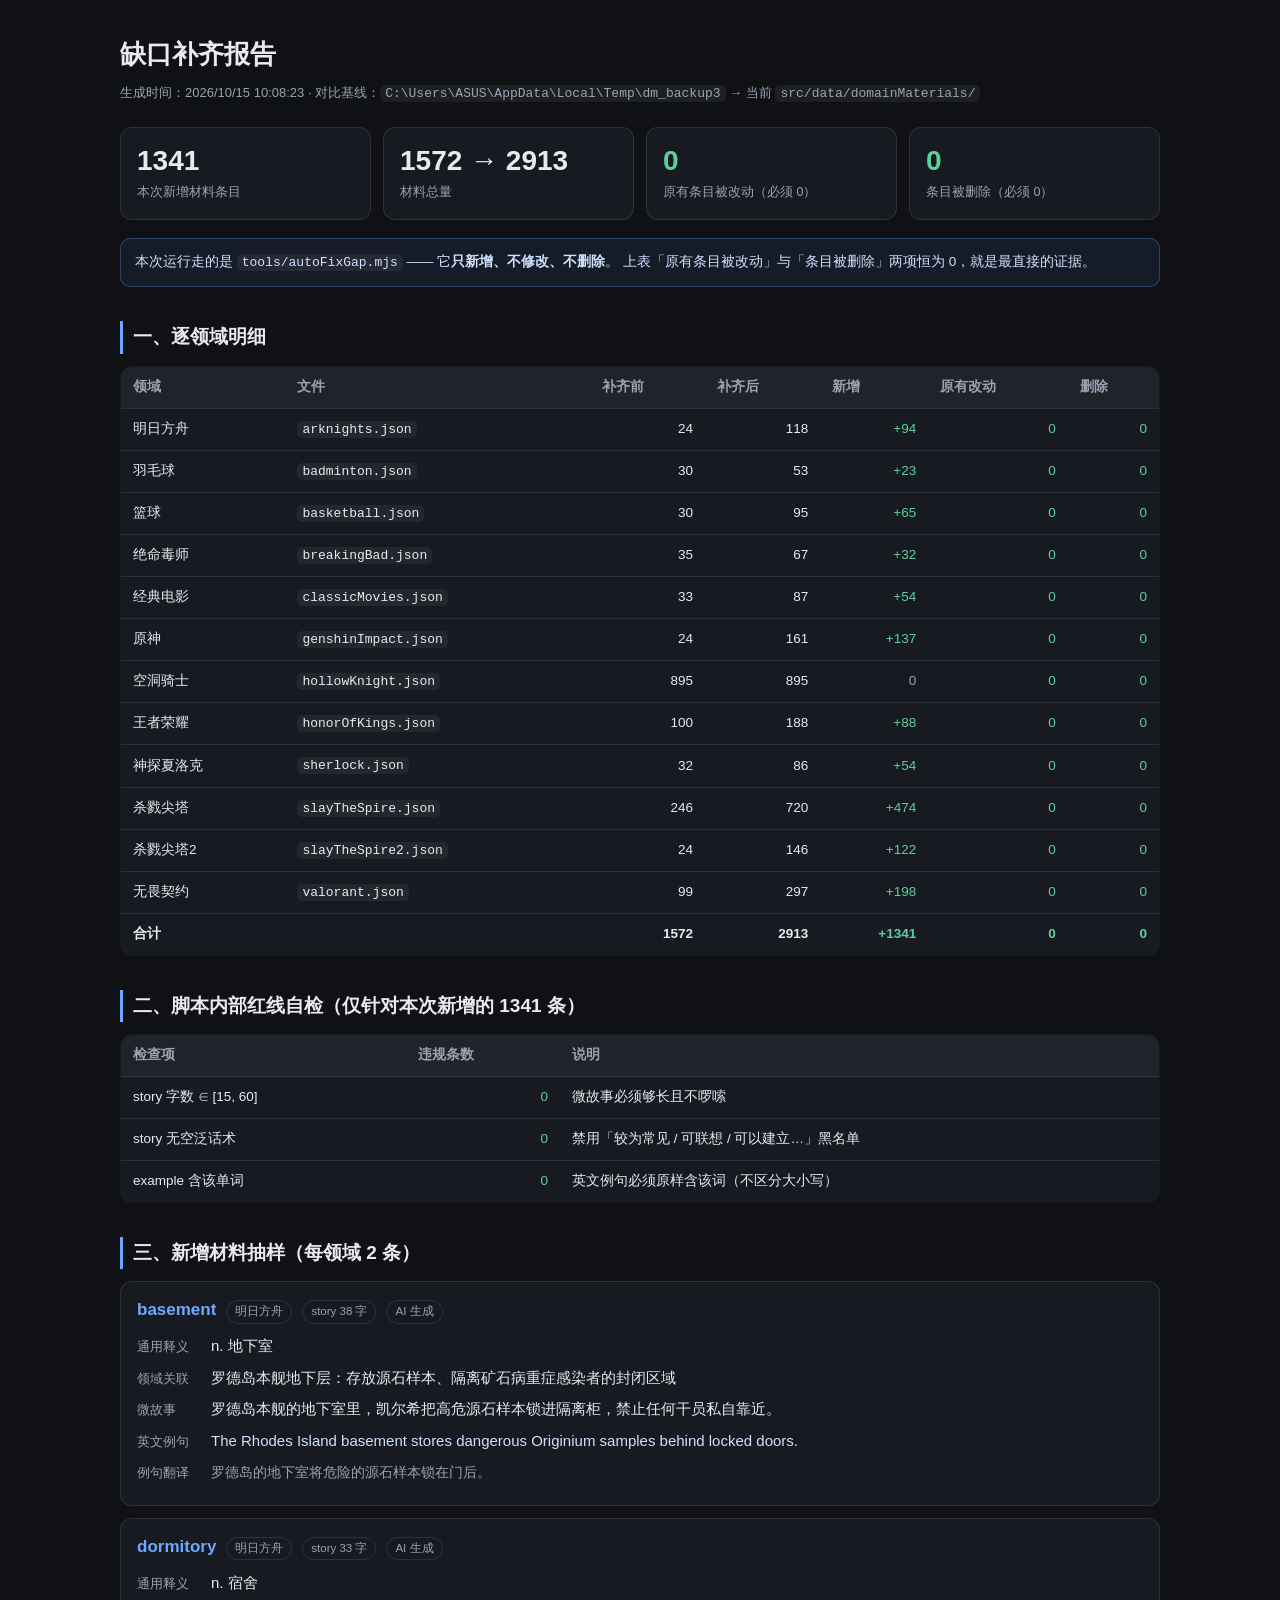
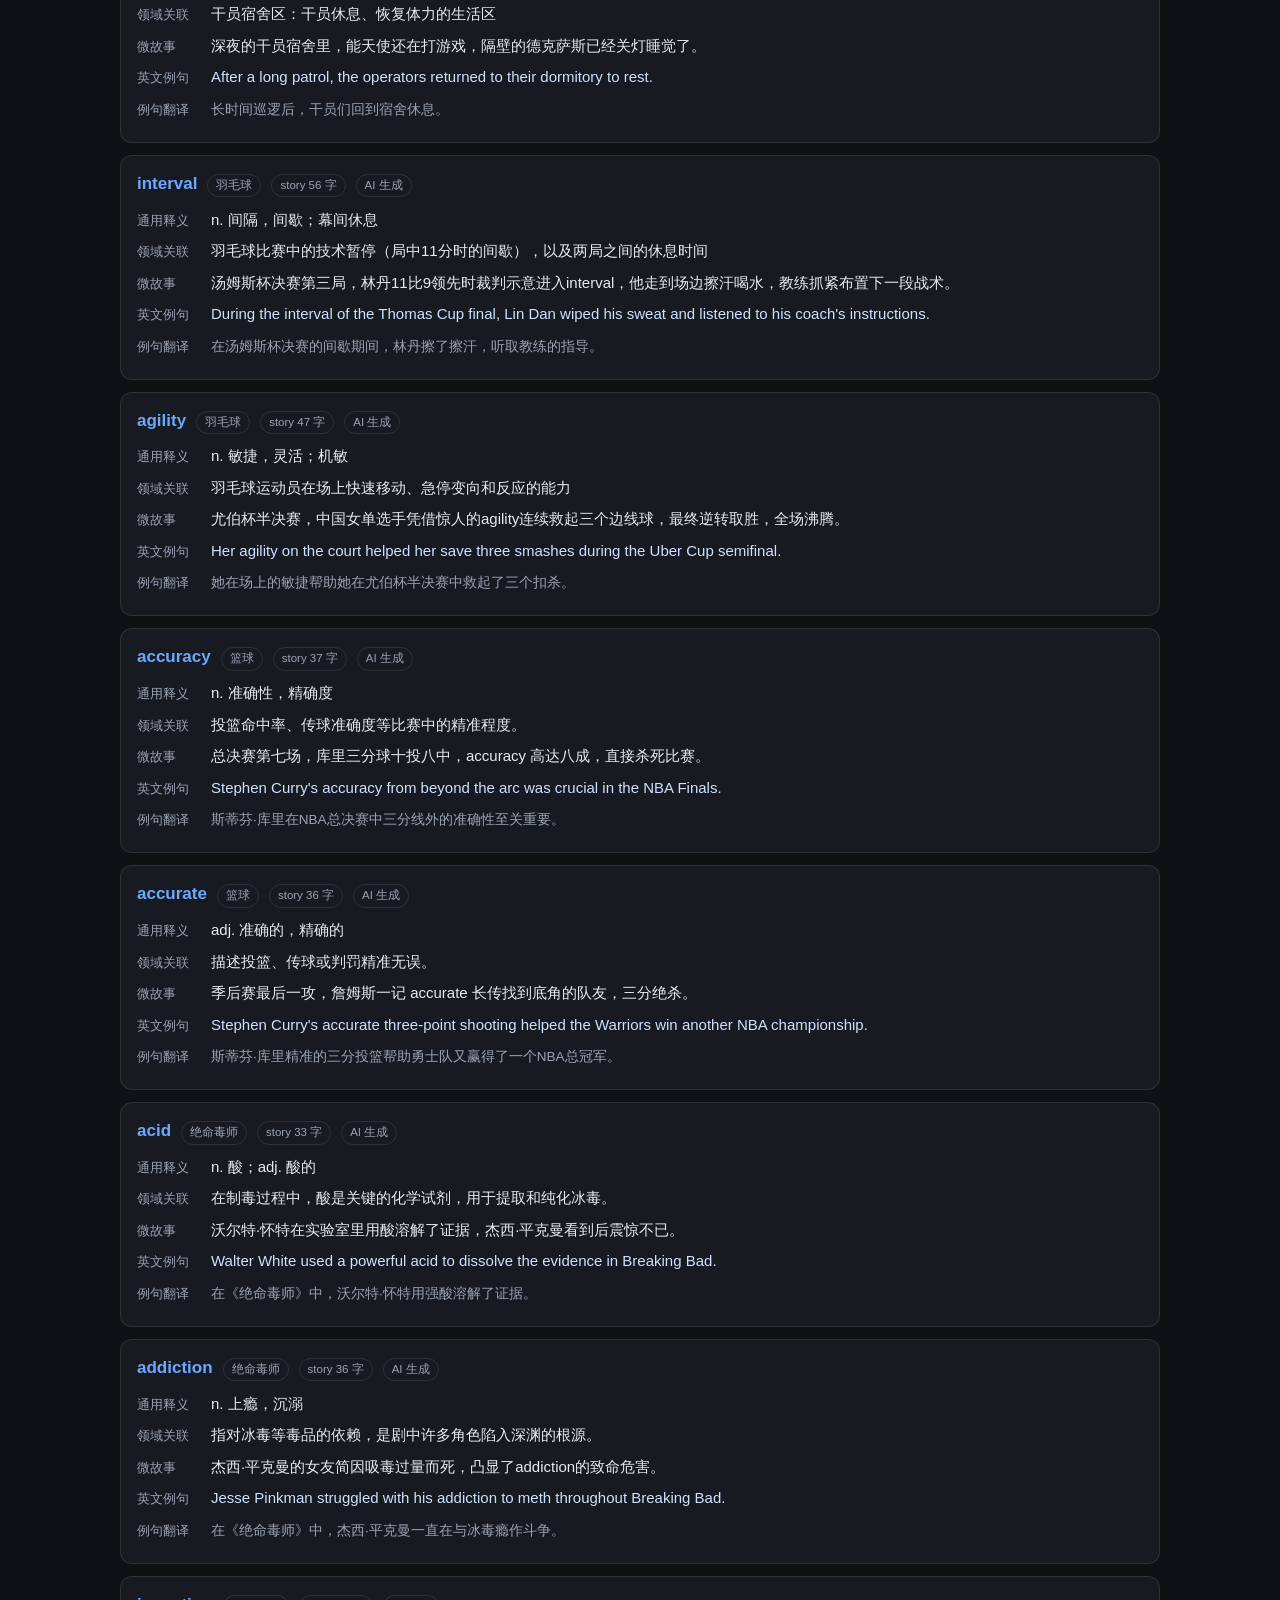
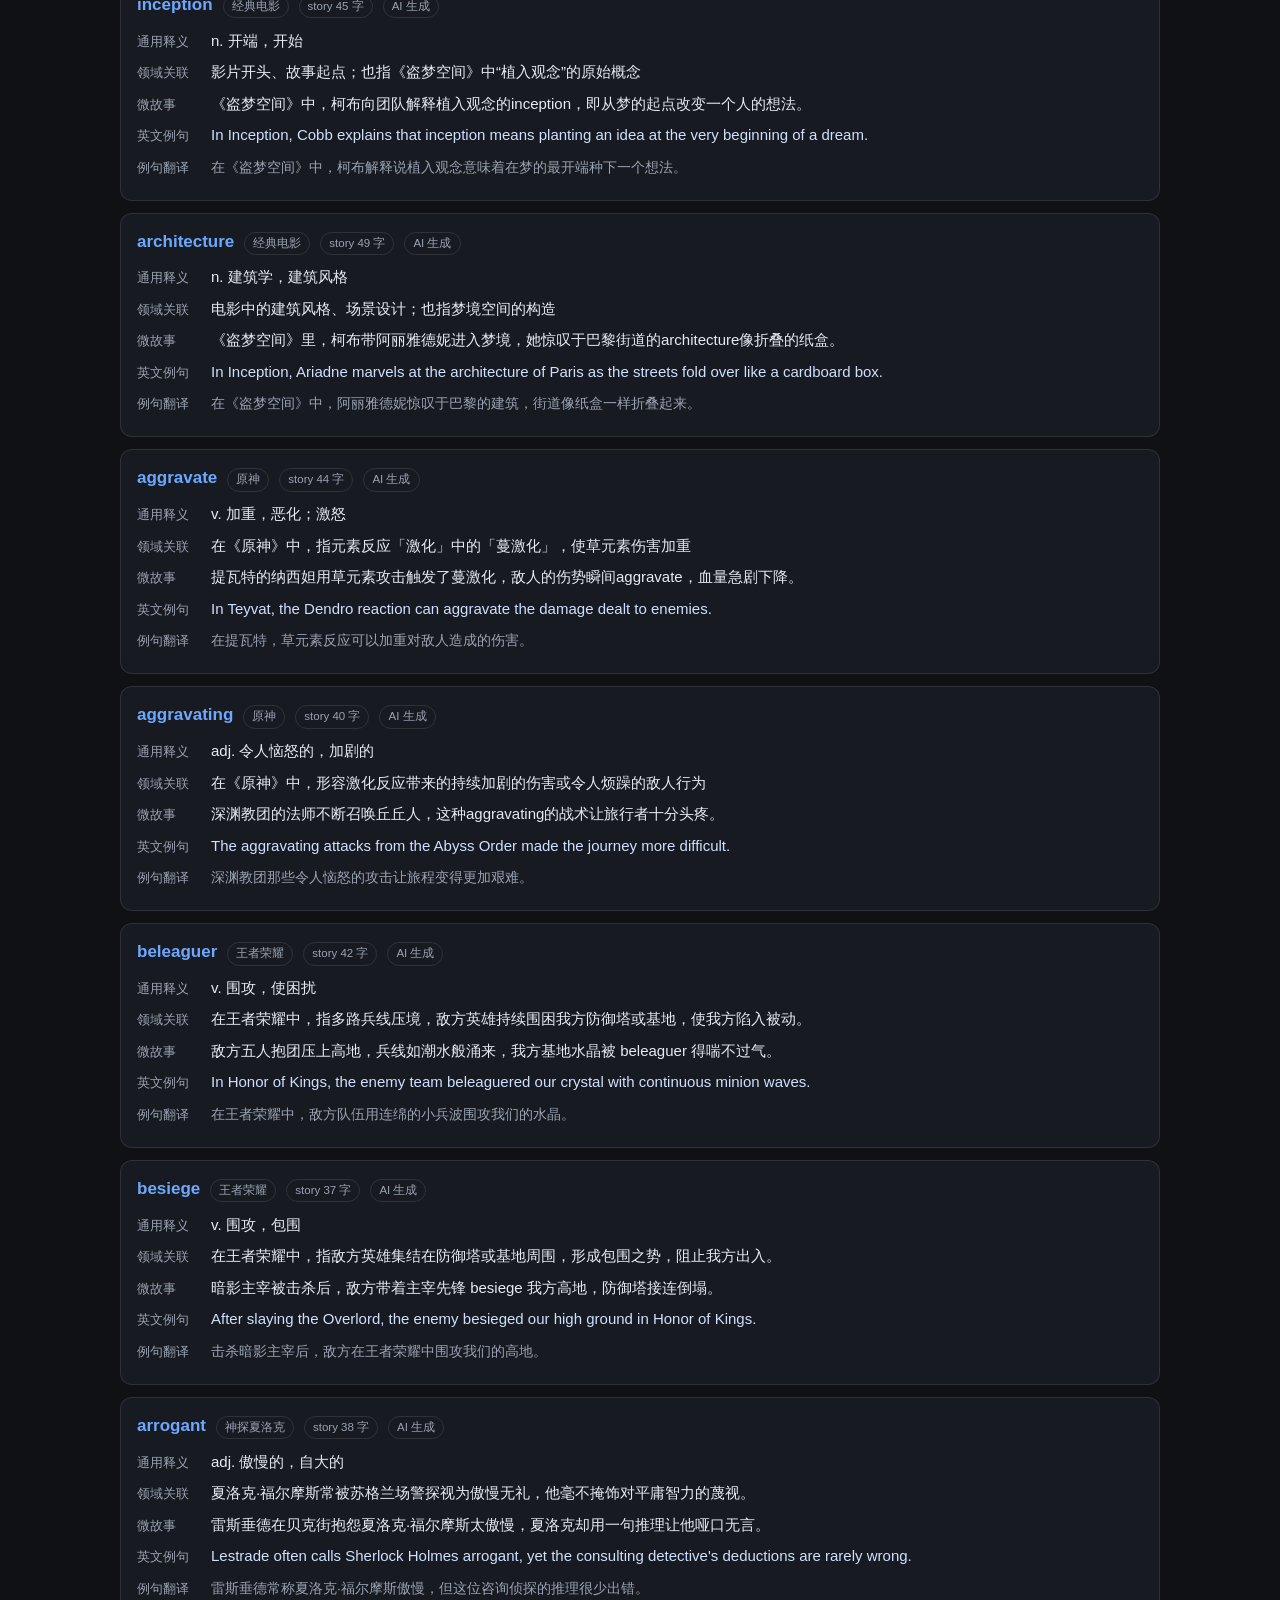
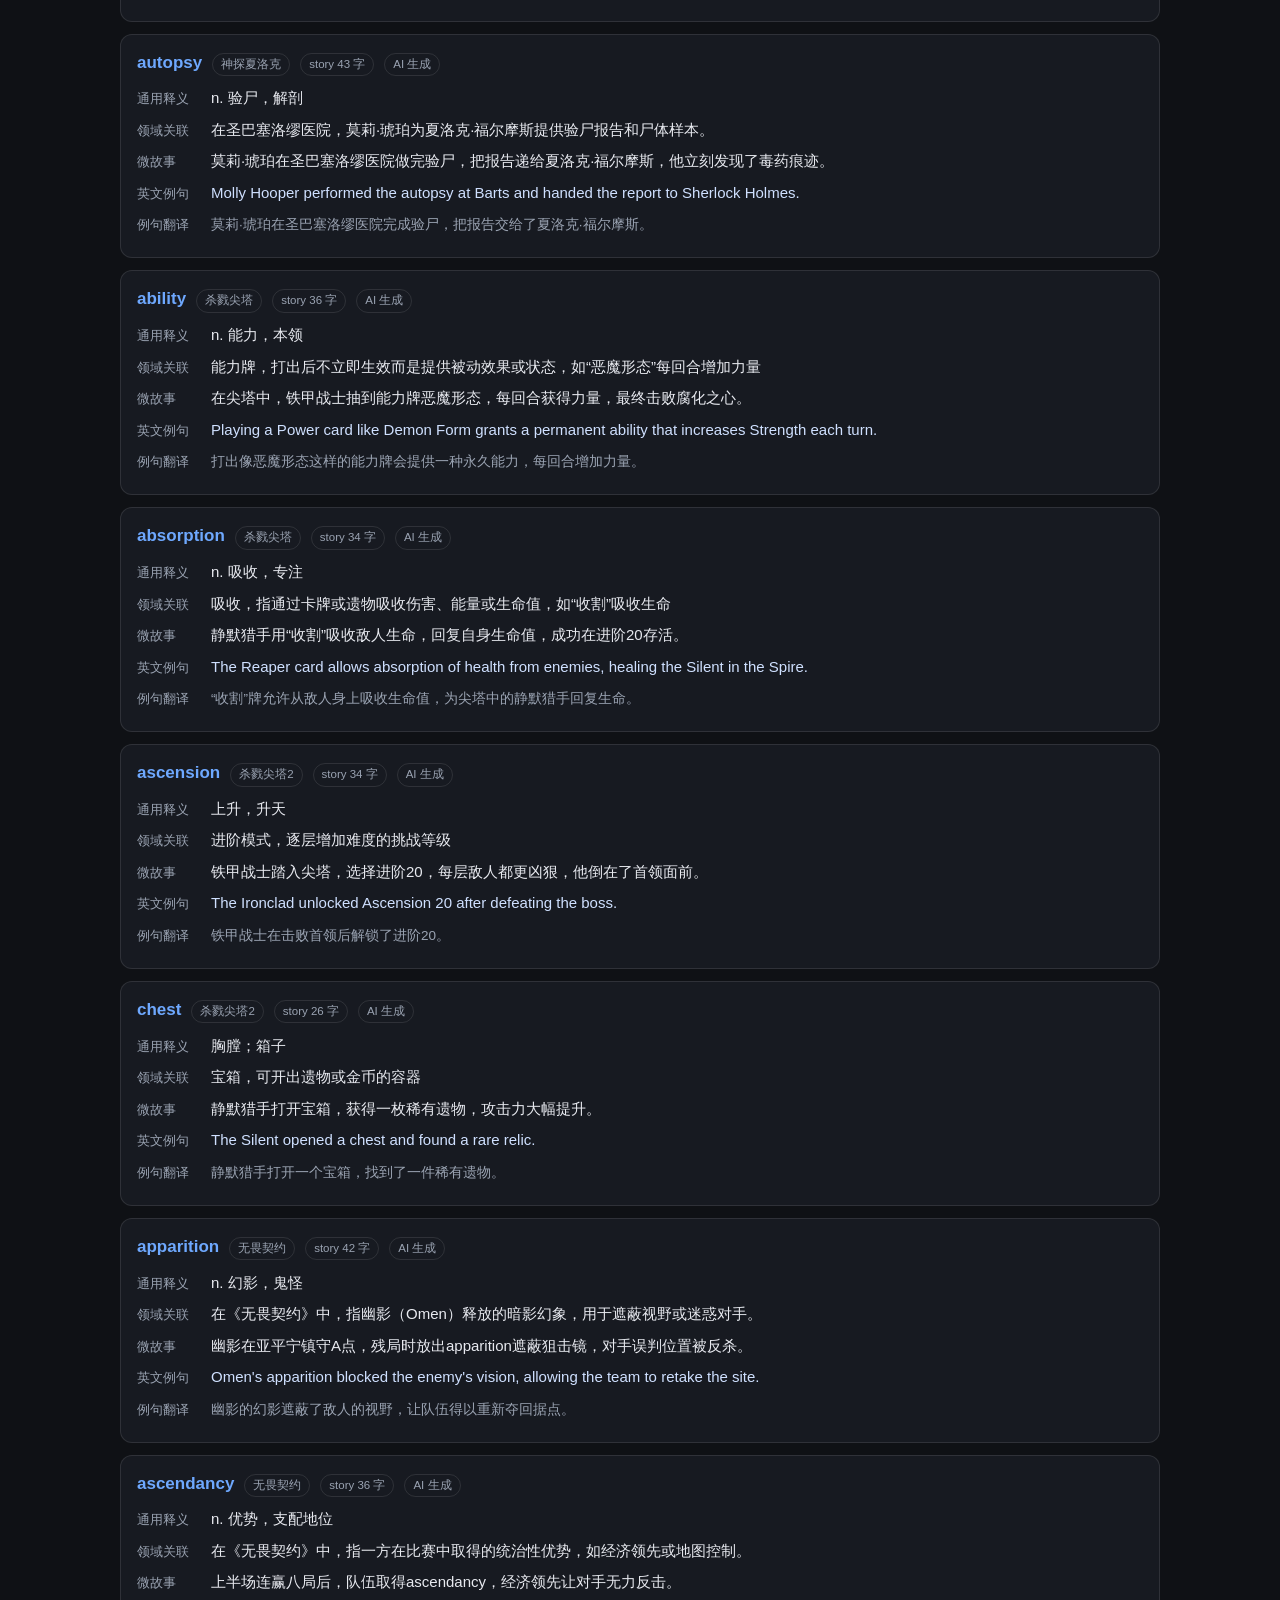
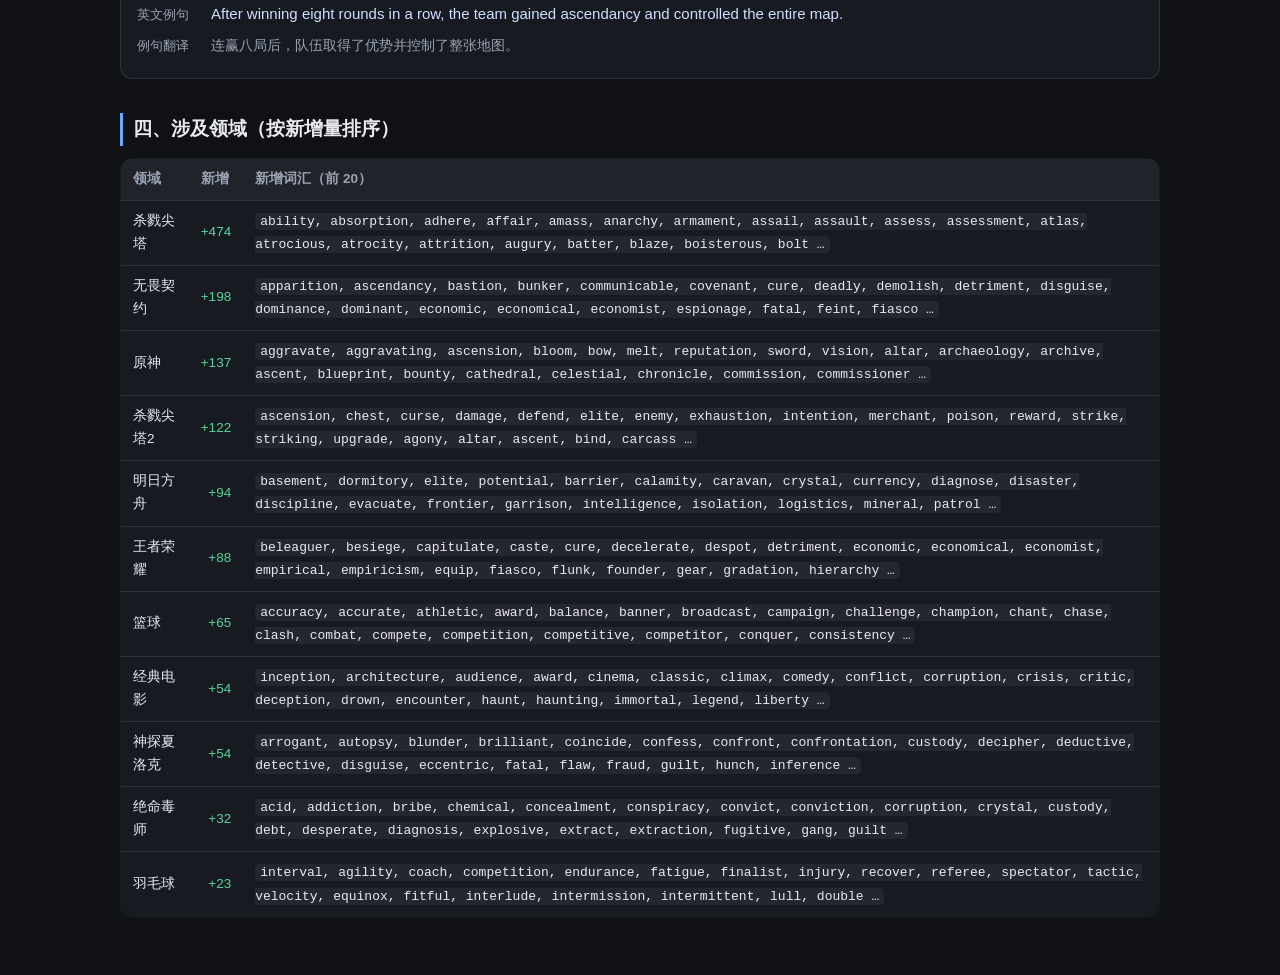
<file: 缺口补齐报告.html>
<!DOCTYPE html>
<html lang="zh-CN">
<head>
<meta charset="utf-8">
<meta name="viewport" content="width=device-width, initial-scale=1">
<title>缺口补齐报告 · 六级兴趣化记忆卡片</title>
<style>
  :root { --bg:#0f1115; --panel:#171a21; --line:rgba(255,255,255,.10); --text:#e8eaf0;
          --dim:#9aa3b2; --accent:#6ea8fe; --good:#5ad19a; --warn:#ffce7a; }
  * { box-sizing:border-box; }
  body { margin:0; padding:32px 20px 64px; background:var(--bg); color:var(--text);
         font:15px/1.7 -apple-system,"Segoe UI","Microsoft YaHei",sans-serif; }
  .wrap { max-width:1040px; margin:0 auto; }
  h1 { font-size:26px; margin:0 0 6px; }
  h2 { font-size:19px; margin:34px 0 12px; padding-left:10px; border-left:3px solid var(--accent); }
  .sub { color:var(--dim); font-size:13px; margin-bottom:22px; }
  .grid { display:grid; grid-template-columns:repeat(auto-fit,minmax(180px,1fr)); gap:12px; }
  .kpi { background:var(--panel); border:1px solid var(--line); border-radius:12px; padding:16px; }
  .kpi b { display:block; font-size:28px; line-height:1.2; }
  .kpi span { color:var(--dim); font-size:12.5px; }
  table { width:100%; border-collapse:collapse; background:var(--panel);
          border:1px solid var(--line); border-radius:12px; overflow:hidden; font-size:13.5px; }
  th,td { padding:9px 12px; text-align:left; border-bottom:1px solid var(--line); }
  th { background:rgba(255,255,255,.04); color:var(--dim); font-weight:600; }
  tr:last-child td { border-bottom:none; }
  td.num { text-align:right; font-variant-numeric:tabular-nums; }
  .ok { color:var(--good); } .zero { color:var(--dim); } .warn { color:var(--warn); }
  .card { background:var(--panel); border:1px solid var(--line); border-radius:12px;
          padding:14px 16px; margin-bottom:12px; }
  .card__head { display:flex; gap:10px; align-items:baseline; flex-wrap:wrap; margin-bottom:8px; }
  .card__word { font-size:17px; font-weight:700; color:var(--accent); }
  .tag { font-size:11.5px; padding:1px 8px; border-radius:999px; border:1px solid var(--line); color:var(--dim); }
  .row { margin:6px 0; }
  .row i { font-style:normal; color:var(--dim); font-size:12.5px; display:inline-block; min-width:74px; }
  .ex { color:#cfe0ff; } .zh { color:var(--dim); font-size:13.5px; }
  code { background:rgba(255,255,255,.06); padding:1px 5px; border-radius:5px; font-size:13px; }
  .note { background:rgba(110,168,254,.08); border:1px solid rgba(110,168,254,.28);
          border-radius:10px; padding:12px 14px; color:#cfe0ff; font-size:13.5px; }
</style>
</head>
<body>
<div class="wrap">
  <h1>缺口补齐报告</h1>
  <div class="sub">生成时间：2026/10/15 10:08:23 ·
    对比基线：<code>C:\Users\ASUS\AppData\Local\Temp\dm_backup3</code> → 当前 <code>src/data/domainMaterials/</code></div>

  <div class="grid">
    <div class="kpi"><b>1341</b><span>本次新增材料条目</span></div>
    <div class="kpi"><b>1572 → 2913</b><span>材料总量</span></div>
    <div class="kpi"><b class="ok">0</b><span>原有条目被改动（必须 0）</span></div>
    <div class="kpi"><b class="ok">0</b><span>条目被删除（必须 0）</span></div>
  </div>

  <div class="note" style="margin-top:18px">
    本次运行走的是 <code>tools/autoFixGap.mjs</code> —— 它<strong>只新增、不修改、不删除</strong>。
    上表「原有条目被改动」与「条目被删除」两项恒为 0，就是最直接的证据。
  </div>

  <h2>一、逐领域明细</h2>
  <table>
    <tr><th>领域</th><th>文件</th><th class="num">补齐前</th><th class="num">补齐后</th>
        <th class="num">新增</th><th class="num">原有改动</th><th class="num">删除</th></tr>
    <tr>
      <td>明日方舟</td><td><code>arknights.json</code></td>
      <td class="num">24</td><td class="num">118</td>
      <td class="num ok">+94</td>
      <td class="num ok">0</td>
      <td class="num ok">0</td></tr>
    <tr>
      <td>羽毛球</td><td><code>badminton.json</code></td>
      <td class="num">30</td><td class="num">53</td>
      <td class="num ok">+23</td>
      <td class="num ok">0</td>
      <td class="num ok">0</td></tr>
    <tr>
      <td>篮球</td><td><code>basketball.json</code></td>
      <td class="num">30</td><td class="num">95</td>
      <td class="num ok">+65</td>
      <td class="num ok">0</td>
      <td class="num ok">0</td></tr>
    <tr>
      <td>绝命毒师</td><td><code>breakingBad.json</code></td>
      <td class="num">35</td><td class="num">67</td>
      <td class="num ok">+32</td>
      <td class="num ok">0</td>
      <td class="num ok">0</td></tr>
    <tr>
      <td>经典电影</td><td><code>classicMovies.json</code></td>
      <td class="num">33</td><td class="num">87</td>
      <td class="num ok">+54</td>
      <td class="num ok">0</td>
      <td class="num ok">0</td></tr>
    <tr>
      <td>原神</td><td><code>genshinImpact.json</code></td>
      <td class="num">24</td><td class="num">161</td>
      <td class="num ok">+137</td>
      <td class="num ok">0</td>
      <td class="num ok">0</td></tr>
    <tr>
      <td>空洞骑士</td><td><code>hollowKnight.json</code></td>
      <td class="num">895</td><td class="num">895</td>
      <td class="num zero">0</td>
      <td class="num ok">0</td>
      <td class="num ok">0</td></tr>
    <tr>
      <td>王者荣耀</td><td><code>honorOfKings.json</code></td>
      <td class="num">100</td><td class="num">188</td>
      <td class="num ok">+88</td>
      <td class="num ok">0</td>
      <td class="num ok">0</td></tr>
    <tr>
      <td>神探夏洛克</td><td><code>sherlock.json</code></td>
      <td class="num">32</td><td class="num">86</td>
      <td class="num ok">+54</td>
      <td class="num ok">0</td>
      <td class="num ok">0</td></tr>
    <tr>
      <td>杀戮尖塔</td><td><code>slayTheSpire.json</code></td>
      <td class="num">246</td><td class="num">720</td>
      <td class="num ok">+474</td>
      <td class="num ok">0</td>
      <td class="num ok">0</td></tr>
    <tr>
      <td>杀戮尖塔2</td><td><code>slayTheSpire2.json</code></td>
      <td class="num">24</td><td class="num">146</td>
      <td class="num ok">+122</td>
      <td class="num ok">0</td>
      <td class="num ok">0</td></tr>
    <tr>
      <td>无畏契约</td><td><code>valorant.json</code></td>
      <td class="num">99</td><td class="num">297</td>
      <td class="num ok">+198</td>
      <td class="num ok">0</td>
      <td class="num ok">0</td></tr>
    <tr><td><b>合计</b></td><td></td>
      <td class="num"><b>1572</b></td><td class="num"><b>2913</b></td>
      <td class="num ok"><b>+1341</b></td>
      <td class="num ok"><b>0</b></td>
      <td class="num ok"><b>0</b></td></tr>
  </table>

  <h2>二、脚本内部红线自检（仅针对本次新增的 1341 条）</h2>
  <table>
    <tr><th>检查项</th><th class="num">违规条数</th><th>说明</th></tr>
    <tr><td>story 字数 ∈ [15, 60]</td><td class="num ok">0</td><td>微故事必须够长且不啰嗦</td></tr>
    <tr><td>story 无空泛话术</td><td class="num ok">0</td><td>禁用「较为常见 / 可联想 / 可以建立…」黑名单</td></tr>
    <tr><td>example 含该单词</td><td class="num ok">0</td><td>英文例句必须原样含该词（不区分大小写）</td></tr>
  </table>

  <h2>三、新增材料抽样（每领域 2 条）</h2>
  <div class="card">
    <div class="card__head">
      <span class="card__word">basement</span>
      <span class="tag">明日方舟</span>
      <span class="tag">story 38 字</span>
      <span class="tag">AI 生成</span>
    </div>
    <div class="row"><i>通用释义</i>n. 地下室</div>
    <div class="row"><i>领域关联</i>罗德岛本舰地下层：存放源石样本、隔离矿石病重症感染者的封闭区域</div>
    <div class="row"><i>微故事</i>罗德岛本舰的地下室里，凯尔希把高危源石样本锁进隔离柜，禁止任何干员私自靠近。</div>
    <div class="row"><i>英文例句</i><span class="ex">The Rhodes Island basement stores dangerous Originium samples behind locked doors.</span></div>
    <div class="row"><i>例句翻译</i><span class="zh">罗德岛的地下室将危险的源石样本锁在门后。</span></div>
  </div>
  <div class="card">
    <div class="card__head">
      <span class="card__word">dormitory</span>
      <span class="tag">明日方舟</span>
      <span class="tag">story 33 字</span>
      <span class="tag">AI 生成</span>
    </div>
    <div class="row"><i>通用释义</i>n. 宿舍</div>
    <div class="row"><i>领域关联</i>干员宿舍区：干员休息、恢复体力的生活区</div>
    <div class="row"><i>微故事</i>深夜的干员宿舍里，能天使还在打游戏，隔壁的德克萨斯已经关灯睡觉了。</div>
    <div class="row"><i>英文例句</i><span class="ex">After a long patrol, the operators returned to their dormitory to rest.</span></div>
    <div class="row"><i>例句翻译</i><span class="zh">长时间巡逻后，干员们回到宿舍休息。</span></div>
  </div>
  <div class="card">
    <div class="card__head">
      <span class="card__word">interval</span>
      <span class="tag">羽毛球</span>
      <span class="tag">story 56 字</span>
      <span class="tag">AI 生成</span>
    </div>
    <div class="row"><i>通用释义</i>n. 间隔，间歇；幕间休息</div>
    <div class="row"><i>领域关联</i>羽毛球比赛中的技术暂停（局中11分时的间歇），以及两局之间的休息时间</div>
    <div class="row"><i>微故事</i>汤姆斯杯决赛第三局，林丹11比9领先时裁判示意进入interval，他走到场边擦汗喝水，教练抓紧布置下一段战术。</div>
    <div class="row"><i>英文例句</i><span class="ex">During the interval of the Thomas Cup final, Lin Dan wiped his sweat and listened to his coach's instructions.</span></div>
    <div class="row"><i>例句翻译</i><span class="zh">在汤姆斯杯决赛的间歇期间，林丹擦了擦汗，听取教练的指导。</span></div>
  </div>
  <div class="card">
    <div class="card__head">
      <span class="card__word">agility</span>
      <span class="tag">羽毛球</span>
      <span class="tag">story 47 字</span>
      <span class="tag">AI 生成</span>
    </div>
    <div class="row"><i>通用释义</i>n. 敏捷，灵活；机敏</div>
    <div class="row"><i>领域关联</i>羽毛球运动员在场上快速移动、急停变向和反应的能力</div>
    <div class="row"><i>微故事</i>尤伯杯半决赛，中国女单选手凭借惊人的agility连续救起三个边线球，最终逆转取胜，全场沸腾。</div>
    <div class="row"><i>英文例句</i><span class="ex">Her agility on the court helped her save three smashes during the Uber Cup semifinal.</span></div>
    <div class="row"><i>例句翻译</i><span class="zh">她在场上的敏捷帮助她在尤伯杯半决赛中救起了三个扣杀。</span></div>
  </div>
  <div class="card">
    <div class="card__head">
      <span class="card__word">accuracy</span>
      <span class="tag">篮球</span>
      <span class="tag">story 37 字</span>
      <span class="tag">AI 生成</span>
    </div>
    <div class="row"><i>通用释义</i>n. 准确性，精确度</div>
    <div class="row"><i>领域关联</i>投篮命中率、传球准确度等比赛中的精准程度。</div>
    <div class="row"><i>微故事</i>总决赛第七场，库里三分球十投八中，accuracy 高达八成，直接杀死比赛。</div>
    <div class="row"><i>英文例句</i><span class="ex">Stephen Curry's accuracy from beyond the arc was crucial in the NBA Finals.</span></div>
    <div class="row"><i>例句翻译</i><span class="zh">斯蒂芬·库里在NBA总决赛中三分线外的准确性至关重要。</span></div>
  </div>
  <div class="card">
    <div class="card__head">
      <span class="card__word">accurate</span>
      <span class="tag">篮球</span>
      <span class="tag">story 36 字</span>
      <span class="tag">AI 生成</span>
    </div>
    <div class="row"><i>通用释义</i>adj. 准确的，精确的</div>
    <div class="row"><i>领域关联</i>描述投篮、传球或判罚精准无误。</div>
    <div class="row"><i>微故事</i>季后赛最后一攻，詹姆斯一记 accurate 长传找到底角的队友，三分绝杀。</div>
    <div class="row"><i>英文例句</i><span class="ex">Stephen Curry's accurate three-point shooting helped the Warriors win another NBA championship.</span></div>
    <div class="row"><i>例句翻译</i><span class="zh">斯蒂芬·库里精准的三分投篮帮助勇士队又赢得了一个NBA总冠军。</span></div>
  </div>
  <div class="card">
    <div class="card__head">
      <span class="card__word">acid</span>
      <span class="tag">绝命毒师</span>
      <span class="tag">story 33 字</span>
      <span class="tag">AI 生成</span>
    </div>
    <div class="row"><i>通用释义</i>n. 酸；adj. 酸的</div>
    <div class="row"><i>领域关联</i>在制毒过程中，酸是关键的化学试剂，用于提取和纯化冰毒。</div>
    <div class="row"><i>微故事</i>沃尔特·怀特在实验室里用酸溶解了证据，杰西·平克曼看到后震惊不已。</div>
    <div class="row"><i>英文例句</i><span class="ex">Walter White used a powerful acid to dissolve the evidence in Breaking Bad.</span></div>
    <div class="row"><i>例句翻译</i><span class="zh">在《绝命毒师》中，沃尔特·怀特用强酸溶解了证据。</span></div>
  </div>
  <div class="card">
    <div class="card__head">
      <span class="card__word">addiction</span>
      <span class="tag">绝命毒师</span>
      <span class="tag">story 36 字</span>
      <span class="tag">AI 生成</span>
    </div>
    <div class="row"><i>通用释义</i>n. 上瘾，沉溺</div>
    <div class="row"><i>领域关联</i>指对冰毒等毒品的依赖，是剧中许多角色陷入深渊的根源。</div>
    <div class="row"><i>微故事</i>杰西·平克曼的女友简因吸毒过量而死，凸显了addiction的致命危害。</div>
    <div class="row"><i>英文例句</i><span class="ex">Jesse Pinkman struggled with his addiction to meth throughout Breaking Bad.</span></div>
    <div class="row"><i>例句翻译</i><span class="zh">在《绝命毒师》中，杰西·平克曼一直在与冰毒瘾作斗争。</span></div>
  </div>
  <div class="card">
    <div class="card__head">
      <span class="card__word">inception</span>
      <span class="tag">经典电影</span>
      <span class="tag">story 45 字</span>
      <span class="tag">AI 生成</span>
    </div>
    <div class="row"><i>通用释义</i>n. 开端，开始</div>
    <div class="row"><i>领域关联</i>影片开头、故事起点；也指《盗梦空间》中“植入观念”的原始概念</div>
    <div class="row"><i>微故事</i>《盗梦空间》中，柯布向团队解释植入观念的inception，即从梦的起点改变一个人的想法。</div>
    <div class="row"><i>英文例句</i><span class="ex">In Inception, Cobb explains that inception means planting an idea at the very beginning of a dream.</span></div>
    <div class="row"><i>例句翻译</i><span class="zh">在《盗梦空间》中，柯布解释说植入观念意味着在梦的最开端种下一个想法。</span></div>
  </div>
  <div class="card">
    <div class="card__head">
      <span class="card__word">architecture</span>
      <span class="tag">经典电影</span>
      <span class="tag">story 49 字</span>
      <span class="tag">AI 生成</span>
    </div>
    <div class="row"><i>通用释义</i>n. 建筑学，建筑风格</div>
    <div class="row"><i>领域关联</i>电影中的建筑风格、场景设计；也指梦境空间的构造</div>
    <div class="row"><i>微故事</i>《盗梦空间》里，柯布带阿丽雅德妮进入梦境，她惊叹于巴黎街道的architecture像折叠的纸盒。</div>
    <div class="row"><i>英文例句</i><span class="ex">In Inception, Ariadne marvels at the architecture of Paris as the streets fold over like a cardboard box.</span></div>
    <div class="row"><i>例句翻译</i><span class="zh">在《盗梦空间》中，阿丽雅德妮惊叹于巴黎的建筑，街道像纸盒一样折叠起来。</span></div>
  </div>
  <div class="card">
    <div class="card__head">
      <span class="card__word">aggravate</span>
      <span class="tag">原神</span>
      <span class="tag">story 44 字</span>
      <span class="tag">AI 生成</span>
    </div>
    <div class="row"><i>通用释义</i>v. 加重，恶化；激怒</div>
    <div class="row"><i>领域关联</i>在《原神》中，指元素反应「激化」中的「蔓激化」，使草元素伤害加重</div>
    <div class="row"><i>微故事</i>提瓦特的纳西妲用草元素攻击触发了蔓激化，敌人的伤势瞬间aggravate，血量急剧下降。</div>
    <div class="row"><i>英文例句</i><span class="ex">In Teyvat, the Dendro reaction can aggravate the damage dealt to enemies.</span></div>
    <div class="row"><i>例句翻译</i><span class="zh">在提瓦特，草元素反应可以加重对敌人造成的伤害。</span></div>
  </div>
  <div class="card">
    <div class="card__head">
      <span class="card__word">aggravating</span>
      <span class="tag">原神</span>
      <span class="tag">story 40 字</span>
      <span class="tag">AI 生成</span>
    </div>
    <div class="row"><i>通用释义</i>adj. 令人恼怒的，加剧的</div>
    <div class="row"><i>领域关联</i>在《原神》中，形容激化反应带来的持续加剧的伤害或令人烦躁的敌人行为</div>
    <div class="row"><i>微故事</i>深渊教团的法师不断召唤丘丘人，这种aggravating的战术让旅行者十分头疼。</div>
    <div class="row"><i>英文例句</i><span class="ex">The aggravating attacks from the Abyss Order made the journey more difficult.</span></div>
    <div class="row"><i>例句翻译</i><span class="zh">深渊教团那些令人恼怒的攻击让旅程变得更加艰难。</span></div>
  </div>
  <div class="card">
    <div class="card__head">
      <span class="card__word">beleaguer</span>
      <span class="tag">王者荣耀</span>
      <span class="tag">story 42 字</span>
      <span class="tag">AI 生成</span>
    </div>
    <div class="row"><i>通用释义</i>v. 围攻，使困扰</div>
    <div class="row"><i>领域关联</i>在王者荣耀中，指多路兵线压境，敌方英雄持续围困我方防御塔或基地，使我方陷入被动。</div>
    <div class="row"><i>微故事</i>敌方五人抱团压上高地，兵线如潮水般涌来，我方基地水晶被 beleaguer 得喘不过气。</div>
    <div class="row"><i>英文例句</i><span class="ex">In Honor of Kings, the enemy team beleaguered our crystal with continuous minion waves.</span></div>
    <div class="row"><i>例句翻译</i><span class="zh">在王者荣耀中，敌方队伍用连绵的小兵波围攻我们的水晶。</span></div>
  </div>
  <div class="card">
    <div class="card__head">
      <span class="card__word">besiege</span>
      <span class="tag">王者荣耀</span>
      <span class="tag">story 37 字</span>
      <span class="tag">AI 生成</span>
    </div>
    <div class="row"><i>通用释义</i>v. 围攻，包围</div>
    <div class="row"><i>领域关联</i>在王者荣耀中，指敌方英雄集结在防御塔或基地周围，形成包围之势，阻止我方出入。</div>
    <div class="row"><i>微故事</i>暗影主宰被击杀后，敌方带着主宰先锋 besiege 我方高地，防御塔接连倒塌。</div>
    <div class="row"><i>英文例句</i><span class="ex">After slaying the Overlord, the enemy besieged our high ground in Honor of Kings.</span></div>
    <div class="row"><i>例句翻译</i><span class="zh">击杀暗影主宰后，敌方在王者荣耀中围攻我们的高地。</span></div>
  </div>
  <div class="card">
    <div class="card__head">
      <span class="card__word">arrogant</span>
      <span class="tag">神探夏洛克</span>
      <span class="tag">story 38 字</span>
      <span class="tag">AI 生成</span>
    </div>
    <div class="row"><i>通用释义</i>adj. 傲慢的，自大的</div>
    <div class="row"><i>领域关联</i>夏洛克·福尔摩斯常被苏格兰场警探视为傲慢无礼，他毫不掩饰对平庸智力的蔑视。</div>
    <div class="row"><i>微故事</i>雷斯垂德在贝克街抱怨夏洛克·福尔摩斯太傲慢，夏洛克却用一句推理让他哑口无言。</div>
    <div class="row"><i>英文例句</i><span class="ex">Lestrade often calls Sherlock Holmes arrogant, yet the consulting detective's deductions are rarely wrong.</span></div>
    <div class="row"><i>例句翻译</i><span class="zh">雷斯垂德常称夏洛克·福尔摩斯傲慢，但这位咨询侦探的推理很少出错。</span></div>
  </div>
  <div class="card">
    <div class="card__head">
      <span class="card__word">autopsy</span>
      <span class="tag">神探夏洛克</span>
      <span class="tag">story 43 字</span>
      <span class="tag">AI 生成</span>
    </div>
    <div class="row"><i>通用释义</i>n. 验尸，解剖</div>
    <div class="row"><i>领域关联</i>在圣巴塞洛缪医院，莫莉·琥珀为夏洛克·福尔摩斯提供验尸报告和尸体样本。</div>
    <div class="row"><i>微故事</i>莫莉·琥珀在圣巴塞洛缪医院做完验尸，把报告递给夏洛克·福尔摩斯，他立刻发现了毒药痕迹。</div>
    <div class="row"><i>英文例句</i><span class="ex">Molly Hooper performed the autopsy at Barts and handed the report to Sherlock Holmes.</span></div>
    <div class="row"><i>例句翻译</i><span class="zh">莫莉·琥珀在圣巴塞洛缪医院完成验尸，把报告交给了夏洛克·福尔摩斯。</span></div>
  </div>
  <div class="card">
    <div class="card__head">
      <span class="card__word">ability</span>
      <span class="tag">杀戮尖塔</span>
      <span class="tag">story 36 字</span>
      <span class="tag">AI 生成</span>
    </div>
    <div class="row"><i>通用释义</i>n. 能力，本领</div>
    <div class="row"><i>领域关联</i>能力牌，打出后不立即生效而是提供被动效果或状态，如“恶魔形态”每回合增加力量</div>
    <div class="row"><i>微故事</i>在尖塔中，铁甲战士抽到能力牌恶魔形态，每回合获得力量，最终击败腐化之心。</div>
    <div class="row"><i>英文例句</i><span class="ex">Playing a Power card like Demon Form grants a permanent ability that increases Strength each turn.</span></div>
    <div class="row"><i>例句翻译</i><span class="zh">打出像恶魔形态这样的能力牌会提供一种永久能力，每回合增加力量。</span></div>
  </div>
  <div class="card">
    <div class="card__head">
      <span class="card__word">absorption</span>
      <span class="tag">杀戮尖塔</span>
      <span class="tag">story 34 字</span>
      <span class="tag">AI 生成</span>
    </div>
    <div class="row"><i>通用释义</i>n. 吸收，专注</div>
    <div class="row"><i>领域关联</i>吸收，指通过卡牌或遗物吸收伤害、能量或生命值，如“收割”吸收生命</div>
    <div class="row"><i>微故事</i>静默猎手用“收割”吸收敌人生命，回复自身生命值，成功在进阶20存活。</div>
    <div class="row"><i>英文例句</i><span class="ex">The Reaper card allows absorption of health from enemies, healing the Silent in the Spire.</span></div>
    <div class="row"><i>例句翻译</i><span class="zh">“收割”牌允许从敌人身上吸收生命值，为尖塔中的静默猎手回复生命。</span></div>
  </div>
  <div class="card">
    <div class="card__head">
      <span class="card__word">ascension</span>
      <span class="tag">杀戮尖塔2</span>
      <span class="tag">story 34 字</span>
      <span class="tag">AI 生成</span>
    </div>
    <div class="row"><i>通用释义</i>上升，升天</div>
    <div class="row"><i>领域关联</i>进阶模式，逐层增加难度的挑战等级</div>
    <div class="row"><i>微故事</i>铁甲战士踏入尖塔，选择进阶20，每层敌人都更凶狠，他倒在了首领面前。</div>
    <div class="row"><i>英文例句</i><span class="ex">The Ironclad unlocked Ascension 20 after defeating the boss.</span></div>
    <div class="row"><i>例句翻译</i><span class="zh">铁甲战士在击败首领后解锁了进阶20。</span></div>
  </div>
  <div class="card">
    <div class="card__head">
      <span class="card__word">chest</span>
      <span class="tag">杀戮尖塔2</span>
      <span class="tag">story 26 字</span>
      <span class="tag">AI 生成</span>
    </div>
    <div class="row"><i>通用释义</i>胸膛；箱子</div>
    <div class="row"><i>领域关联</i>宝箱，可开出遗物或金币的容器</div>
    <div class="row"><i>微故事</i>静默猎手打开宝箱，获得一枚稀有遗物，攻击力大幅提升。</div>
    <div class="row"><i>英文例句</i><span class="ex">The Silent opened a chest and found a rare relic.</span></div>
    <div class="row"><i>例句翻译</i><span class="zh">静默猎手打开一个宝箱，找到了一件稀有遗物。</span></div>
  </div>
  <div class="card">
    <div class="card__head">
      <span class="card__word">apparition</span>
      <span class="tag">无畏契约</span>
      <span class="tag">story 42 字</span>
      <span class="tag">AI 生成</span>
    </div>
    <div class="row"><i>通用释义</i>n. 幻影，鬼怪</div>
    <div class="row"><i>领域关联</i>在《无畏契约》中，指幽影（Omen）释放的暗影幻象，用于遮蔽视野或迷惑对手。</div>
    <div class="row"><i>微故事</i>幽影在亚平宁镇守A点，残局时放出apparition遮蔽狙击镜，对手误判位置被反杀。</div>
    <div class="row"><i>英文例句</i><span class="ex">Omen's apparition blocked the enemy's vision, allowing the team to retake the site.</span></div>
    <div class="row"><i>例句翻译</i><span class="zh">幽影的幻影遮蔽了敌人的视野，让队伍得以重新夺回据点。</span></div>
  </div>
  <div class="card">
    <div class="card__head">
      <span class="card__word">ascendancy</span>
      <span class="tag">无畏契约</span>
      <span class="tag">story 36 字</span>
      <span class="tag">AI 生成</span>
    </div>
    <div class="row"><i>通用释义</i>n. 优势，支配地位</div>
    <div class="row"><i>领域关联</i>在《无畏契约》中，指一方在比赛中取得的统治性优势，如经济领先或地图控制。</div>
    <div class="row"><i>微故事</i>上半场连赢八局后，队伍取得ascendancy，经济领先让对手无力反击。</div>
    <div class="row"><i>英文例句</i><span class="ex">After winning eight rounds in a row, the team gained ascendancy and controlled the entire map.</span></div>
    <div class="row"><i>例句翻译</i><span class="zh">连赢八局后，队伍取得了优势并控制了整张地图。</span></div>
  </div>

  <h2>四、涉及领域（按新增量排序）</h2>
  <table>
    <tr><th>领域</th><th class="num">新增</th><th>新增词汇（前 20）</th></tr>
    <tr>
      <td>杀戮尖塔</td><td class="num ok">+474</td>
      <td><code>ability, absorption, adhere, affair, amass, anarchy, armament, assail, assault, assess, assessment, atlas, atrocious, atrocity, attrition, augury, batter, blaze, boisterous, bolt …</code></td></tr>
    <tr>
      <td>无畏契约</td><td class="num ok">+198</td>
      <td><code>apparition, ascendancy, bastion, bunker, communicable, covenant, cure, deadly, demolish, detriment, disguise, dominance, dominant, economic, economical, economist, espionage, fatal, feint, fiasco …</code></td></tr>
    <tr>
      <td>原神</td><td class="num ok">+137</td>
      <td><code>aggravate, aggravating, ascension, bloom, bow, melt, reputation, sword, vision, altar, archaeology, archive, ascent, blueprint, bounty, cathedral, celestial, chronicle, commission, commissioner …</code></td></tr>
    <tr>
      <td>杀戮尖塔2</td><td class="num ok">+122</td>
      <td><code>ascension, chest, curse, damage, defend, elite, enemy, exhaustion, intention, merchant, poison, reward, strike, striking, upgrade, agony, altar, ascent, bind, carcass …</code></td></tr>
    <tr>
      <td>明日方舟</td><td class="num ok">+94</td>
      <td><code>basement, dormitory, elite, potential, barrier, calamity, caravan, crystal, currency, diagnose, disaster, discipline, evacuate, frontier, garrison, intelligence, isolation, logistics, mineral, patrol …</code></td></tr>
    <tr>
      <td>王者荣耀</td><td class="num ok">+88</td>
      <td><code>beleaguer, besiege, capitulate, caste, cure, decelerate, despot, detriment, economic, economical, economist, empirical, empiricism, equip, fiasco, flunk, founder, gear, gradation, hierarchy …</code></td></tr>
    <tr>
      <td>篮球</td><td class="num ok">+65</td>
      <td><code>accuracy, accurate, athletic, award, balance, banner, broadcast, campaign, challenge, champion, chant, chase, clash, combat, compete, competition, competitive, competitor, conquer, consistency …</code></td></tr>
    <tr>
      <td>经典电影</td><td class="num ok">+54</td>
      <td><code>inception, architecture, audience, award, cinema, classic, climax, comedy, conflict, corruption, crisis, critic, deception, drown, encounter, haunt, haunting, immortal, legend, liberty …</code></td></tr>
    <tr>
      <td>神探夏洛克</td><td class="num ok">+54</td>
      <td><code>arrogant, autopsy, blunder, brilliant, coincide, confess, confront, confrontation, custody, decipher, deductive, detective, disguise, eccentric, fatal, flaw, fraud, guilt, hunch, inference …</code></td></tr>
    <tr>
      <td>绝命毒师</td><td class="num ok">+32</td>
      <td><code>acid, addiction, bribe, chemical, concealment, conspiracy, convict, conviction, corruption, crystal, custody, debt, desperate, diagnosis, explosive, extract, extraction, fugitive, gang, guilt …</code></td></tr>
    <tr>
      <td>羽毛球</td><td class="num ok">+23</td>
      <td><code>interval, agility, coach, competition, endurance, fatigue, finalist, injury, recover, referee, spectator, tactic, velocity, equinox, fitful, interlude, intermission, intermittent, lull, double …</code></td></tr>
  </table>
</div>
</body>
</html>
</file>
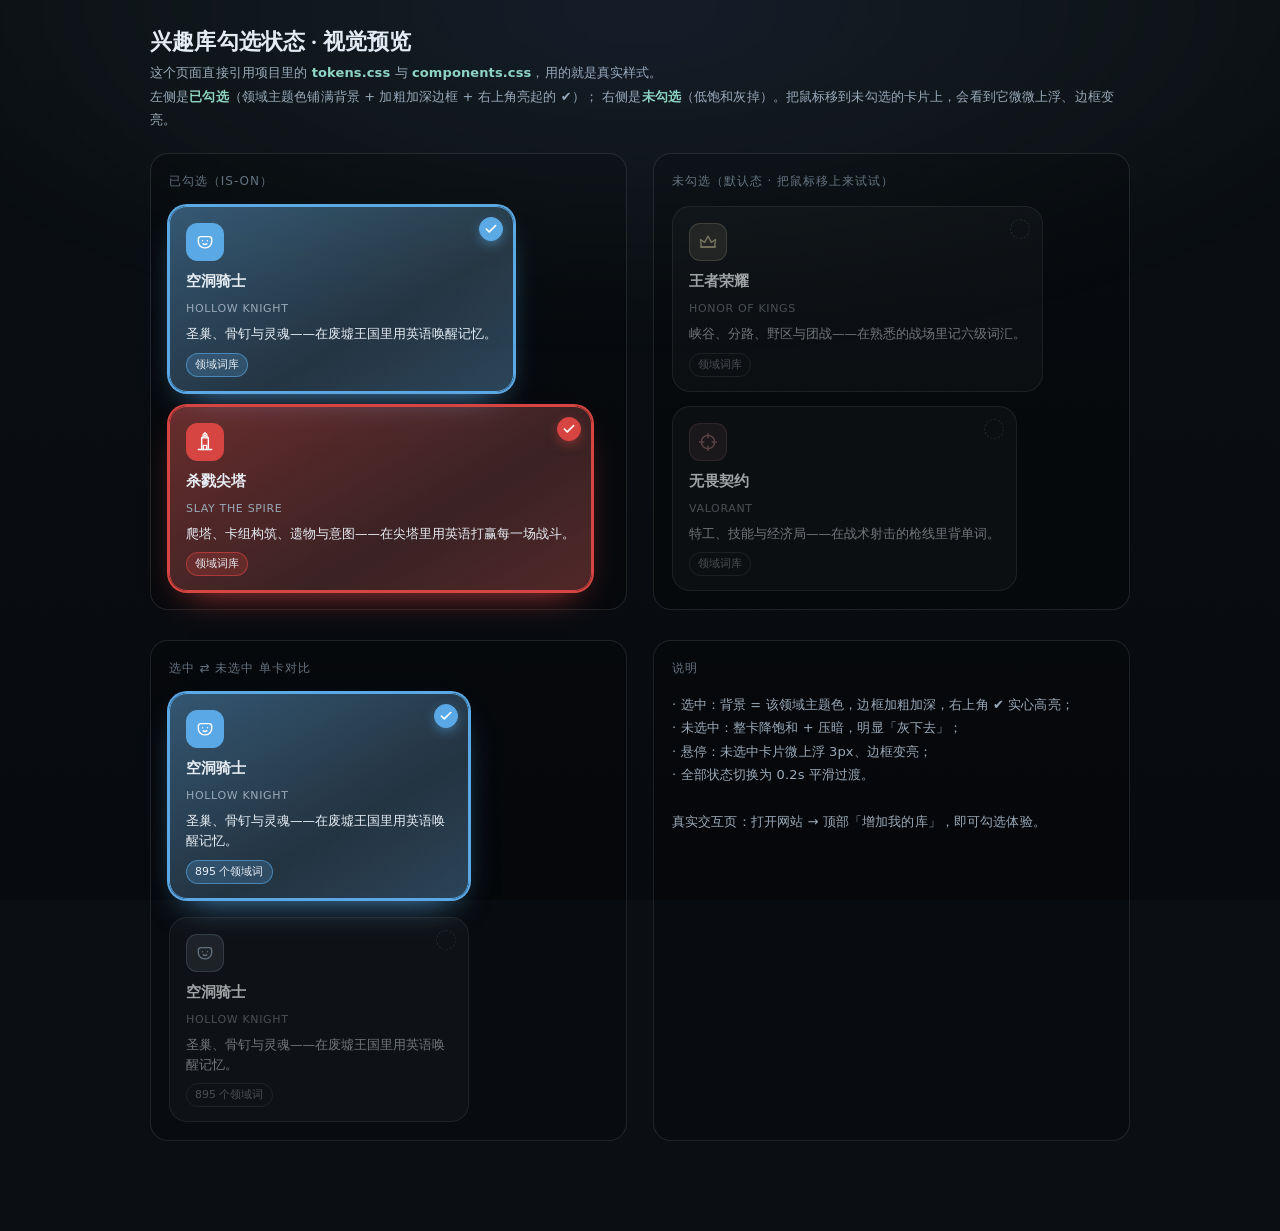
<file: 预览-兴趣库勾选.html>
<!DOCTYPE html>
<html lang="zh-CN">
<head>
<meta charset="UTF-8" />
<meta name="viewport" content="width=device-width, initial-scale=1" />
<title>预览 · 兴趣库勾选状态（任务一）</title>
<link rel="stylesheet" href="./src/styles/tokens.css" />
<link rel="stylesheet" href="./src/styles/components.css" />
<style>
  body { padding: 28px 20px 60px; }
  .pv-wrap { max-width: 980px; margin: 0 auto; }
  .pv-title { font-family: var(--font-display); font-size: 22px; margin-bottom: 6px; }
  .pv-note { font-size: 13px; color: var(--c-text-soft); line-height: 1.8; margin-bottom: 22px; }
  .pv-note b { color: var(--c-accent); font-weight: 600; }
  .pv-row { display: grid; grid-template-columns: 1fr 1fr; gap: 26px; margin-bottom: 30px; }
  .pv-box {
    border: 1px solid var(--c-border); border-radius: var(--radius);
    padding: 18px; background: rgba(0, 0, 0, 0.24);
  }
  .pv-box__cap { font-size: 12px; letter-spacing: .08em; text-transform: uppercase;
    color: var(--c-text-faint); margin-bottom: 14px; }
  .pv-single { max-width: 300px; }
  @media (max-width: 720px) { .pv-row { grid-template-columns: 1fr; } }
</style>
</head>
<body>
<div class="pv-wrap">
  <h1 class="pv-title">兴趣库勾选状态 · 视觉预览</h1>
  <p class="pv-note">
    这个页面直接引用项目里的 <b>tokens.css</b> 与 <b>components.css</b>，用的就是真实样式。<br />
    左侧是<b>已勾选</b>（领域主题色铺满背景 + 加粗加深边框 + 右上角亮起的 ✔）；
    右侧是<b>未勾选</b>（低饱和灰掉）。把鼠标移到未勾选的卡片上，会看到它微微上浮、边框变亮。
  </p>

  <div class="pv-row">
    <div class="pv-box">
      <div class="pv-box__cap">已勾选（is-on）</div>
      <button class="dp-card is-on" style="--dp-primary:#5aa9e6;--dp-accent:#d8ecff;--dp-soft:rgba(90, 169, 230, 0.18);">
        <span class="dp-card__check"><svg viewBox="0 0 24 24" width="14" height="14" fill="none" stroke="currentColor" stroke-width="2.8" stroke-linecap="round" stroke-linejoin="round" class="dp-card__tick"><path d="M20 6L9 17l-5-5"/></svg></span>
        <span class="dp-card__icon"><svg viewBox="0 0 24 24" width="20" height="20" fill="none" stroke="currentColor" stroke-width="1.7" stroke-linecap="round" stroke-linejoin="round"><path d="M4 8.5c0-1.7 1.4-3 3.1-3h9.8c1.7 0 3.1 1.3 3.1 3v3.2c0 4-3.3 7.3-7.4 7.3h-1.2C7.3 18.9 4 15.7 4 11.7z"/><path d="M9 10.5h.01"/><path d="M15 10.5h.01"/><path d="M9.8 14.2c1.4.9 3 .9 4.4 0"/></svg></span>
        <span class="dp-card__name">空洞骑士</span>
        <span class="dp-card__sub">Hollow Knight</span>
        <span class="dp-card__desc">圣巢、骨钉与灵魂——在废墟王国里用英语唤醒记忆。</span>
        <span class="dp-card__meta">领域词库</span>
      </button>

      <div style="height:14px"></div>

      <button class="dp-card is-on" style="--dp-primary:#d64541;--dp-accent:#e0b062;--dp-soft:rgba(214, 69, 65, 0.18);">
        <span class="dp-card__check"><svg viewBox="0 0 24 24" width="14" height="14" fill="none" stroke="currentColor" stroke-width="2.8" stroke-linecap="round" stroke-linejoin="round" class="dp-card__tick"><path d="M20 6L9 17l-5-5"/></svg></span>
        <span class="dp-card__icon"><svg viewBox="0 0 24 24" width="20" height="20" fill="none" stroke="currentColor" stroke-width="1.7" stroke-linecap="round" stroke-linejoin="round"><path d="M8 21V7l4-3 4 3v14"/><path d="M8 7h8"/><path d="M4 21h16"/><path d="M10 21v-5h4v5"/><path d="M9.5 3.5L12 1l2.5 2.5"/></svg></span>
        <span class="dp-card__name">杀戮尖塔</span>
        <span class="dp-card__sub">Slay the Spire</span>
        <span class="dp-card__desc">爬塔、卡组构筑、遗物与意图——在尖塔里用英语打赢每一场战斗。</span>
        <span class="dp-card__meta">领域词库</span>
      </button>
    </div>

    <div class="pv-box">
      <div class="pv-box__cap">未勾选（默认态 · 把鼠标移上来试试）</div>
      <button class="dp-card" style="--dp-primary:#c9a227;--dp-accent:#e8b552;--dp-soft:rgba(201, 162, 39, 0.18);">
        <span class="dp-card__check"><svg viewBox="0 0 24 24" width="14" height="14" fill="none" stroke="currentColor" stroke-width="2.8" stroke-linecap="round" stroke-linejoin="round" class="dp-card__tick"><path d="M20 6L9 17l-5-5"/></svg></span>
        <span class="dp-card__icon"><svg viewBox="0 0 24 24" width="20" height="20" fill="none" stroke="currentColor" stroke-width="1.7" stroke-linecap="round" stroke-linejoin="round"><path d="M3 18h18"/><path d="M4 18l-1-9 5 3.5L12 5l4 7.5L21 9l-1 9z"/></svg></span>
        <span class="dp-card__name">王者荣耀</span>
        <span class="dp-card__sub">Honor of Kings</span>
        <span class="dp-card__desc">峡谷、分路、野区与团战——在熟悉的战场里记六级词汇。</span>
        <span class="dp-card__meta">领域词库</span>
      </button>

      <div style="height:14px"></div>

      <button class="dp-card" style="--dp-primary:#e0454a;--dp-accent:#ff9a6b;--dp-soft:rgba(224, 69, 74, 0.18);">
        <span class="dp-card__check"><svg viewBox="0 0 24 24" width="14" height="14" fill="none" stroke="currentColor" stroke-width="2.8" stroke-linecap="round" stroke-linejoin="round" class="dp-card__tick"><path d="M20 6L9 17l-5-5"/></svg></span>
        <span class="dp-card__icon"><svg viewBox="0 0 24 24" width="20" height="20" fill="none" stroke="currentColor" stroke-width="1.7" stroke-linecap="round" stroke-linejoin="round"><circle cx="12" cy="12" r="8"/><path d="M12 2v5"/><path d="M12 17v5"/><path d="M2 12h5"/><path d="M17 12h5"/></svg></span>
        <span class="dp-card__name">无畏契约</span>
        <span class="dp-card__sub">VALORANT</span>
        <span class="dp-card__desc">特工、技能与经济局——在战术射击的枪线里背单词。</span>
        <span class="dp-card__meta">领域词库</span>
      </button>
    </div>
  </div>

  <div class="pv-row">
    <div class="pv-box">
      <div class="pv-box__cap">选中 ⇄ 未选中 单卡对比</div>
      <div style="display:flex;gap:18px;flex-wrap:wrap">
        <div class="pv-single" style="flex:1;min-width:260px">
          <button class="dp-card is-on" style="--dp-primary:#5aa9e6;--dp-accent:#d8ecff;--dp-soft:rgba(90, 169, 230, 0.18);">
            <span class="dp-card__check"><svg viewBox="0 0 24 24" width="14" height="14" fill="none" stroke="currentColor" stroke-width="2.8" stroke-linecap="round" stroke-linejoin="round" class="dp-card__tick"><path d="M20 6L9 17l-5-5"/></svg></span>
            <span class="dp-card__icon"><svg viewBox="0 0 24 24" width="20" height="20" fill="none" stroke="currentColor" stroke-width="1.7" stroke-linecap="round" stroke-linejoin="round"><path d="M4 8.5c0-1.7 1.4-3 3.1-3h9.8c1.7 0 3.1 1.3 3.1 3v3.2c0 4-3.3 7.3-7.4 7.3h-1.2C7.3 18.9 4 15.7 4 11.7z"/><path d="M9 10.5h.01"/><path d="M15 10.5h.01"/><path d="M9.8 14.2c1.4.9 3 .9 4.4 0"/></svg></span>
            <span class="dp-card__name">空洞骑士</span>
            <span class="dp-card__sub">Hollow Knight</span>
            <span class="dp-card__desc">圣巢、骨钉与灵魂——在废墟王国里用英语唤醒记忆。</span>
            <span class="dp-card__meta">895 个领域词</span>
          </button>
        </div>
        <div class="pv-single" style="flex:1;min-width:260px">
          <button class="dp-card" style="--dp-primary:#5aa9e6;--dp-accent:#d8ecff;--dp-soft:rgba(90, 169, 230, 0.18);">
            <span class="dp-card__check"><svg viewBox="0 0 24 24" width="14" height="14" fill="none" stroke="currentColor" stroke-width="2.8" stroke-linecap="round" stroke-linejoin="round" class="dp-card__tick"><path d="M20 6L9 17l-5-5"/></svg></span>
            <span class="dp-card__icon"><svg viewBox="0 0 24 24" width="20" height="20" fill="none" stroke="currentColor" stroke-width="1.7" stroke-linecap="round" stroke-linejoin="round"><path d="M4 8.5c0-1.7 1.4-3 3.1-3h9.8c1.7 0 3.1 1.3 3.1 3v3.2c0 4-3.3 7.3-7.4 7.3h-1.2C7.3 18.9 4 15.7 4 11.7z"/><path d="M9 10.5h.01"/><path d="M15 10.5h.01"/><path d="M9.8 14.2c1.4.9 3 .9 4.4 0"/></svg></span>
            <span class="dp-card__name">空洞骑士</span>
            <span class="dp-card__sub">Hollow Knight</span>
            <span class="dp-card__desc">圣巢、骨钉与灵魂——在废墟王国里用英语唤醒记忆。</span>
            <span class="dp-card__meta">895 个领域词</span>
          </button>
        </div>
      </div>
    </div>
    <div class="pv-box">
      <div class="pv-box__cap">说明</div>
      <p class="pv-note" style="margin:0">
        · 选中：背景 = 该领域主题色，边框加粗加深，右上角 ✔ 实心高亮；<br />
        · 未选中：整卡降饱和 + 压暗，明显「灰下去」；<br />
        · 悬停：未选中卡片微上浮 3px、边框变亮；<br />
        · 全部状态切换为 0.2s 平滑过渡。<br />
        <br />
        真实交互页：打开网站 → 顶部「增加我的库」，即可勾选体验。
      </p>
    </div>
  </div>
</div>
</body>
</html>
</file>
<file: src/styles/tokens.css>
/* ==========================================================================
   tokens.css —— 设计变量基座 + 全局重置 + 质感底层
   所有颜色均来自 themeManager 写入的 CSS 变量，换领域即换肤。
   ========================================================================== */

:root {
  /* —— 默认（中性深色）兜底，JS 载入后会被领域主题覆盖 —— */
  --c-bg: #0b0f14;
  --c-bg-gradient: linear-gradient(180deg, #0b0f14 0%, #070a0e 100%);
  --c-surface: rgba(255, 255, 255, 0.045);
  --c-surface-strong: rgba(255, 255, 255, 0.075);
  --c-border: rgba(255, 255, 255, 0.10);
  --c-border-strong: rgba(255, 255, 255, 0.18);
  --c-text: #e8eef5;
  --c-text-soft: #9aa9b8;
  --c-text-faint: #63717f;
  --c-primary: #6ea8fe;
  --c-primary-soft: rgba(110, 168, 254, 0.16);
  --c-accent: #8fd6c0;
  --c-accent-soft: rgba(143, 214, 192, 0.14);
  --c-card-gradient: linear-gradient(160deg, rgba(255,255,255,0.07) 0%, rgba(255,255,255,0.025) 45%, rgba(255,255,255,0.045) 100%);
  --c-card-glow: rgba(110, 168, 254, 0.30);
  --c-card-sheen: linear-gradient(115deg, transparent 35%, rgba(255,255,255,0.13) 48%, transparent 62%);
  --c-success: #57d9a3;
  --c-danger: #ff7b7b;

  --c-primary-rgb: 110, 168, 254;
  --c-accent-rgb: 143, 214, 192;
  --c-card-glow-rgb: 110, 168, 254;
  --c-success-rgb: 87, 217, 163;
  --c-danger-rgb: 255, 123, 123;

  --font-display: 'Iowan Old Style', 'Palatino Linotype', 'Songti SC', Georgia, serif;
  --font-body: 'Inter', -apple-system, 'PingFang SC', 'Microsoft YaHei', system-ui, sans-serif;

  --radius: 18px;
  --radius-sm: 11px;
  --radius-lg: 26px;

  --theme-intensity: 1;

  /* 尺度 */
  --sp-1: 4px;
  --sp-2: 8px;
  --sp-3: 12px;
  --sp-4: 16px;
  --sp-5: 24px;
  --sp-6: 32px;
  --sp-7: 48px;
  --sp-8: 64px;

  /* 阴影 */
  --shadow-soft: 0 2px 8px rgba(0, 0, 0, 0.35);
  --shadow-card: 0 10px 34px -12px rgba(0, 0, 0, 0.75), 0 2px 8px rgba(0, 0, 0, 0.4);
  --shadow-lift: 0 26px 60px -18px rgba(0, 0, 0, 0.85), 0 6px 20px rgba(0, 0, 0, 0.5);
  --shadow-modal: 0 44px 120px -28px rgba(0, 0, 0, 0.95);

  --ease-out: cubic-bezier(0.22, 1, 0.36, 1);
  --ease-in-out: cubic-bezier(0.65, 0, 0.35, 1);
  --ease-spring: cubic-bezier(0.34, 1.56, 0.64, 1);

  --z-base: 1;
  --z-sticky: 40;
  --z-modal: 100;
  --z-toast: 200;
}

/* ==========================================================================
   重置
   ========================================================================== */
*, *::before, *::after { box-sizing: border-box; }

html, body {
  margin: 0;
  padding: 0;
  min-height: 100%;
}

html { -webkit-text-size-adjust: 100%; }

body {
  font-family: var(--font-body);
  color: var(--c-text);
  background-color: var(--c-bg);
  background-image: var(--c-bg-gradient);
  background-attachment: fixed;
  font-size: 15px;
  line-height: 1.65;
  letter-spacing: 0.008em;
  -webkit-font-smoothing: antialiased;
  -moz-osx-font-smoothing: grayscale;
  overflow-x: hidden;
  transition: background-color 0.5s var(--ease-out), color 0.5s var(--ease-out);
}

/* 主题切换时的整体过渡 */
body.theme-transitioning,
body.theme-transitioning * {
  transition: background-color 0.5s var(--ease-out),
              border-color 0.5s var(--ease-out),
              color 0.35s var(--ease-out),
              box-shadow 0.5s var(--ease-out) !important;
}

/* 背景的「颗粒 + 光晕」质感层：不参与交互，纯装饰 */
body::before {
  content: '';
  position: fixed;
  inset: 0;
  pointer-events: none;
  z-index: 0;
  opacity: calc(0.05 * var(--theme-intensity));
  background-image:
    radial-gradient(rgba(255,255,255,0.9) 0.5px, transparent 0.5px),
    radial-gradient(rgba(255,255,255,0.5) 0.5px, transparent 0.5px);
  background-size: 3px 3px, 7px 7px;
  background-position: 0 0, 2px 3px;
  mix-blend-mode: overlay;
}

/* 顶部氛围光：随主题色变化，制造纵深 */
body::after {
  content: '';
  position: fixed;
  top: -38vh;
  left: 50%;
  transform: translateX(-50%);
  width: 130vw;
  height: 78vh;
  pointer-events: none;
  z-index: 0;
  opacity: calc(0.5 * var(--theme-intensity));
  background: radial-gradient(
    ellipse at center,
    rgba(var(--c-primary-rgb), 0.20) 0%,
    rgba(var(--c-accent-rgb), 0.08) 38%,
    transparent 68%
  );
  filter: blur(38px);
}

h1, h2, h3, h4, h5, h6 {
  margin: 0;
  font-family: var(--font-display);
  font-weight: 600;
  letter-spacing: 0.01em;
  line-height: 1.24;
}

p { margin: 0; }
ul, ol { margin: 0; padding: 0; list-style: none; }

button {
  font: inherit;
  color: inherit;
  border: none;
  background: none;
  cursor: pointer;
  padding: 0;
}

input, textarea, select {
  font: inherit;
  color: inherit;
}

a { color: var(--c-accent); text-decoration: none; }
a:hover { text-decoration: underline; }

img, svg { display: block; max-width: 100%; }

/* ==========================================================================
   滚动条（桌面端质感细节）
   ========================================================================== */
* {
  scrollbar-width: thin;
  scrollbar-color: rgba(var(--c-primary-rgb), 0.35) transparent;
}
*::-webkit-scrollbar { width: 10px; height: 10px; }
*::-webkit-scrollbar-track { background: transparent; }
*::-webkit-scrollbar-thumb {
  background: rgba(var(--c-primary-rgb), 0.28);
  border-radius: 99px;
  border: 2px solid transparent;
  background-clip: content-box;
}
*::-webkit-scrollbar-thumb:hover { background: rgba(var(--c-primary-rgb), 0.48); background-clip: content-box; }

/* ==========================================================================
   可访问性
   ========================================================================== */
:focus-visible {
  outline: 2px solid rgba(var(--c-accent-rgb), 0.85);
  outline-offset: 2px;
  border-radius: 6px;
}

.sr-only {
  position: absolute;
  width: 1px; height: 1px;
  padding: 0; margin: -1px;
  overflow: hidden;
  clip: rect(0 0 0 0);
  white-space: nowrap;
}

@media (prefers-reduced-motion: reduce) {
  *, *::before, *::after {
    animation-duration: 0.001ms !important;
    animation-iteration-count: 1 !important;
    transition-duration: 0.001ms !important;
    scroll-behavior: auto !important;
  }
}
</file>
<file: src/styles/components.css>
/* ==========================================================================
   components.css —— 组件层样式
   命名约定：blk__el--mod（轻量 BEM）
   所有颜色消费 tokens.css 中的 CSS 变量，不出现硬编码色值
   ========================================================================== */

/* ==========================================================================
   1. 布局骨架
   ========================================================================== */
.app {
  position: relative;
  z-index: var(--z-base);
  min-height: 100vh;
  display: flex;
  flex-direction: column;
}

.app__main {
  flex: 1;
  width: 100%;
  max-width: 1360px;
  margin: 0 auto;
  padding: var(--sp-6) var(--sp-5) var(--sp-8);
}

/* ==========================================================================
   2. 顶栏
   ========================================================================== */
.topbar {
  position: sticky;
  top: 0;
  z-index: var(--z-sticky);
  backdrop-filter: blur(20px) saturate(150%);
  -webkit-backdrop-filter: blur(20px) saturate(150%);
  background: linear-gradient(180deg,
    rgba(var(--c-primary-rgb), 0.055) 0%,
    rgba(0, 0, 0, 0.14) 100%);
  border-bottom: 1px solid var(--c-border);
}

.topbar__inner {
  max-width: 1360px;
  margin: 0 auto;
  padding: var(--sp-3) var(--sp-5);
  display: flex;
  align-items: center;
  gap: var(--sp-4);
  flex-wrap: wrap;
}

.brand {
  display: flex;
  align-items: center;
  gap: var(--sp-3);
  min-width: 0;
}

.brand__mark {
  width: 40px;
  height: 40px;
  flex: none;
  border-radius: 12px;
  display: grid;
  place-items: center;
  color: var(--c-accent);
  background: linear-gradient(150deg, rgba(var(--c-accent-rgb), 0.20), rgba(var(--c-primary-rgb), 0.10));
  border: 1px solid var(--c-border-strong);
  box-shadow: inset 0 1px 0 rgba(255,255,255,0.12), 0 6px 18px -8px rgba(var(--c-primary-rgb), 0.7);
}

.brand__mark svg { width: 22px; height: 22px; }

.brand__text { min-width: 0; }

.brand__title {
  font-size: 17px;
  font-weight: 600;
  letter-spacing: 0.02em;
  white-space: nowrap;
  overflow: hidden;
  text-overflow: ellipsis;
}

.brand__sub {
  font-size: 11px;
  color: var(--c-text-faint);
  letter-spacing: 0.14em;
  text-transform: uppercase;
  font-family: var(--font-body);
}

.topbar__spacer { flex: 1; }

.topbar__stats {
  display: flex;
  align-items: center;
  gap: var(--sp-4);
  font-size: 12px;
  color: var(--c-text-faint);
}

.stat-chip {
  display: flex;
  align-items: baseline;
  gap: 5px;
  white-space: nowrap;
}
.stat-chip b {
  font-family: var(--font-display);
  font-size: 15px;
  color: var(--c-text);
  font-weight: 600;
}

/* ==========================================================================
   3. 按钮
   ========================================================================== */
.btn {
  display: inline-flex;
  align-items: center;
  justify-content: center;
  gap: 7px;
  padding: 9px 16px;
  border-radius: var(--radius-sm);
  font-size: 13.5px;
  font-weight: 500;
  letter-spacing: 0.01em;
  border: 1px solid var(--c-border);
  background: var(--c-surface);
  color: var(--c-text);
  transition: transform 0.18s var(--ease-out), background 0.22s var(--ease-out),
              border-color 0.22s var(--ease-out), box-shadow 0.22s var(--ease-out);
  white-space: nowrap;
  user-select: none;
}

.btn:hover {
  background: var(--c-surface-strong);
  border-color: var(--c-border-strong);
  transform: translateY(-1px);
}

.btn:active { transform: translateY(0) scale(0.985); }

.btn:disabled {
  opacity: 0.42;
  cursor: not-allowed;
  transform: none !important;
}

.btn--primary {
  background: linear-gradient(160deg,
    rgba(var(--c-primary-rgb), 0.95) 0%,
    rgba(var(--c-primary-rgb), 0.72) 100%);
  border-color: rgba(var(--c-primary-rgb), 0.75);
  color: #fff;
  font-weight: 600;
  box-shadow: 0 8px 24px -10px rgba(var(--c-primary-rgb), 0.95),
              inset 0 1px 0 rgba(255,255,255,0.22);
}
.btn--primary:hover {
  box-shadow: 0 14px 32px -10px rgba(var(--c-primary-rgb), 1),
              inset 0 1px 0 rgba(255,255,255,0.3);
  background: linear-gradient(160deg,
    rgba(var(--c-primary-rgb), 1) 0%,
    rgba(var(--c-primary-rgb), 0.82) 100%);
}

.btn--accent {
  background: linear-gradient(160deg,
    rgba(var(--c-accent-rgb), 0.20) 0%,
    rgba(var(--c-accent-rgb), 0.10) 100%);
  border-color: rgba(var(--c-accent-rgb), 0.45);
  color: var(--c-accent);
  font-weight: 600;
}
.btn--accent:hover {
  background: linear-gradient(160deg,
    rgba(var(--c-accent-rgb), 0.30) 0%,
    rgba(var(--c-accent-rgb), 0.16) 100%);
  border-color: rgba(var(--c-accent-rgb), 0.7);
}

.btn--ghost {
  background: transparent;
  border-color: transparent;
  color: var(--c-text-soft);
}
.btn--ghost:hover {
  background: var(--c-surface);
  border-color: var(--c-border);
  color: var(--c-text);
}

.btn--sm { padding: 6px 11px; font-size: 12.5px; border-radius: 9px; }
.btn--icon { padding: 9px; width: 38px; height: 38px; }
.btn--icon.btn--sm { width: 32px; height: 32px; padding: 6px; }

.btn__icon { width: 15px; height: 15px; flex: none; }
.btn--sm .btn__icon { width: 13px; height: 13px; }

/* ==========================================================================
   4. 领域选择器（Hero 区）
   ========================================================================== */
.hero {
  margin-bottom: var(--sp-6);
}

.hero__head {
  margin-bottom: var(--sp-5);
}

.hero__eyebrow {
  font-size: 11px;
  letter-spacing: 0.2em;
  text-transform: uppercase;
  color: var(--c-text-faint);
  margin-bottom: var(--sp-2);
  display: flex;
  align-items: center;
  gap: var(--sp-2);
}
.hero__eyebrow::after {
  content: '';
  flex: 1;
  height: 1px;
  background: linear-gradient(90deg, var(--c-border), transparent);
}

.hero__title {
  font-size: clamp(26px, 4vw, 40px);
  margin-bottom: var(--sp-2);
  background: linear-gradient(120deg, var(--c-text) 20%, var(--c-accent) 90%);
  -webkit-background-clip: text;
  background-clip: text;
  -webkit-text-fill-color: transparent;
  color: var(--c-text);
}

.hero__desc {
  color: var(--c-text-soft);
  max-width: 62ch;
  font-size: 14px;
}

/* —— 领域卡片 —— */
.domain-grid {
  display: grid;
  grid-template-columns: repeat(auto-fill, minmax(300px, 1fr));
  gap: var(--sp-4);
  margin-top: var(--sp-4);
}

.domain-card {
  position: relative;
  overflow: hidden;
  text-align: left;
  padding: var(--sp-5);
  border-radius: var(--radius);
  border: 1px solid var(--c-border);
  background: var(--c-card-gradient);
  backdrop-filter: blur(12px);
  -webkit-backdrop-filter: blur(12px);
  transition: transform 0.32s var(--ease-out), border-color 0.32s var(--ease-out),
              box-shadow 0.32s var(--ease-out);
  isolation: isolate;
}

/* 领域卡片的主题色光斑：由该领域自己的 theme 提供，与全局主题解耦 */
.domain-card__aura {
  position: absolute;
  top: -55%;
  right: -28%;
  width: 300px;
  height: 300px;
  border-radius: 50%;
  filter: blur(52px);
  opacity: 0.5;
  transition: opacity 0.4s var(--ease-out), transform 0.6s var(--ease-out);
  z-index: -1;
  pointer-events: none;
}

.domain-card:hover {
  transform: translateY(-4px);
  border-color: var(--domain-border-strong, var(--c-border-strong));
  box-shadow: var(--shadow-lift), 0 0 60px -22px var(--domain-glow, var(--c-card-glow));
}
.domain-card:hover .domain-card__aura { opacity: 0.85; transform: scale(1.12); }

.domain-card.is-active {
  border-color: var(--domain-border-strong, var(--c-border-strong));
  box-shadow: var(--shadow-lift), 0 0 0 1px var(--domain-glow, var(--c-card-glow)),
              0 0 70px -22px var(--domain-glow, var(--c-card-glow));
}

.domain-card__top {
  display: flex;
  align-items: flex-start;
  gap: var(--sp-4);
  margin-bottom: var(--sp-4);
}

.domain-card__icon {
  width: 52px;
  height: 52px;
  flex: none;
  border-radius: 15px;
  display: grid;
  place-items: center;
  border: 1px solid var(--domain-border-strong, var(--c-border-strong));
  background: linear-gradient(150deg,
    var(--domain-primary-soft, var(--c-primary-soft)),
    rgba(255,255,255,0.02));
  box-shadow: inset 0 1px 0 rgba(255,255,255,0.14);
  color: var(--domain-accent, var(--c-accent));
}
.domain-card__icon svg { width: 27px; height: 27px; }

.domain-card__name {
  font-size: 20px;
  margin-bottom: 2px;
}

.domain-card__sub {
  font-size: 11.5px;
  letter-spacing: 0.13em;
  text-transform: uppercase;
  color: var(--domain-accent, var(--c-accent));
  opacity: 0.85;
  font-family: var(--font-body);
}

.domain-card__desc {
  font-size: 13.5px;
  color: var(--c-text-soft);
  min-height: 44px;
}

.domain-card__foot {
  display: flex;
  align-items: center;
  justify-content: space-between;
  gap: var(--sp-3);
  margin-top: var(--sp-4);
  padding-top: var(--sp-4);
  border-top: 1px solid var(--c-border);
}

.domain-card__meta {
  font-size: 12px;
  color: var(--c-text-faint);
}
.domain-card__meta b { color: var(--domain-accent, var(--c-accent)); font-family: var(--font-display); font-size: 15px; }

.domain-card__check {
  display: inline-flex;
  align-items: center;
  gap: 6px;
  font-size: 12px;
  font-weight: 600;
  color: var(--domain-accent, var(--c-accent));
  padding: 5px 11px;
  border-radius: 99px;
  border: 1px solid var(--domain-border-strong, var(--c-border-strong));
  background: var(--domain-primary-soft, var(--c-primary-soft));
}
.domain-card__check svg { width: 13px; height: 13px; }

/* 主题标签（显示该领域的配色名） */
.theme-tag {
  display: inline-flex;
  align-items: center;
  gap: 6px;
  font-size: 11px;
  color: var(--c-text-faint);
  padding: 3px 9px;
  border-radius: 99px;
  border: 1px solid var(--c-border);
  background: rgba(0,0,0,0.18);
}
.theme-tag__dot {
  width: 9px; height: 9px; border-radius: 50%;
  background: linear-gradient(135deg, var(--domain-primary, var(--c-primary)), var(--domain-accent, var(--c-accent)));
  box-shadow: 0 0 8px -1px var(--domain-glow, var(--c-card-glow));
}

/* ==========================================================================
   5. 工具栏
   ========================================================================== */
.toolbar {
  display: flex;
  align-items: center;
  gap: var(--sp-3);
  flex-wrap: wrap;
  padding: var(--sp-3) var(--sp-4);
  border-radius: var(--radius);
  border: 1px solid var(--c-border);
  background: var(--c-surface);
  backdrop-filter: blur(14px);
  -webkit-backdrop-filter: blur(14px);
  margin-bottom: var(--sp-5);
  position: sticky;
  top: 70px;
  z-index: calc(var(--z-sticky) - 1);
}

.field {
  display: inline-flex;
  align-items: center;
  gap: 7px;
  padding: 7px 11px;
  border-radius: var(--radius-sm);
  border: 1px solid var(--c-border);
  background: rgba(0,0,0,0.22);
  transition: border-color 0.2s var(--ease-out);
}
.field:focus-within { border-color: rgba(var(--c-accent-rgb), 0.6); }

.field__icon { width: 15px; height: 15px; color: var(--c-text-faint); flex: none; }

.field input[type="search"],
.field input[type="text"],
.field input[type="email"],
.field input[type="password"] {
  background: none;
  border: none;
  outline: none;
  width: 100%;
  min-width: 160px;
  font-size: 13.5px;
  font-family: inherit;
}
.field input::placeholder { color: var(--c-text-faint); }

.field--grow { flex: 1; min-width: 220px; }

.field select {
  background: transparent;
  border: none;
  outline: none;
  font-size: 13.5px;
  cursor: pointer;
  padding-right: 4px;
}
.field select option { background: #12181f; color: #e8eef5; }

.seg {
  display: inline-flex;
  border-radius: var(--radius-sm);
  border: 1px solid var(--c-border);
  overflow: hidden;
  background: rgba(0,0,0,0.22);
}
.seg__btn {
  padding: 7px 13px;
  font-size: 12.5px;
  color: var(--c-text-soft);
  display: inline-flex;
  align-items: center;
  gap: 6px;
  transition: background 0.2s var(--ease-out), color 0.2s var(--ease-out);
}
.seg__btn + .seg__btn { border-left: 1px solid var(--c-border); }
.seg__btn:hover { background: var(--c-surface); color: var(--c-text); }
.seg__btn.is-active {
  background: linear-gradient(160deg, rgba(var(--c-primary-rgb), 0.26), rgba(var(--c-primary-rgb), 0.12));
  color: var(--c-text);
  font-weight: 600;
}
.seg__btn svg { width: 14px; height: 14px; }

.toolbar__divider {
  width: 1px;
  height: 24px;
  background: var(--c-border);
  margin: 0 2px;
}

.badge-count {
  font-size: 11px;
  font-family: var(--font-display);
  padding: 2px 7px;
  border-radius: 99px;
  background: rgba(var(--c-accent-rgb), 0.16);
  color: var(--c-accent);
  border: 1px solid rgba(var(--c-accent-rgb), 0.3);
}

/* ==========================================================================
   6. 提示条
   ========================================================================== */
.notice {
  display: flex;
  align-items: flex-start;
  gap: var(--sp-3);
  padding: var(--sp-3) var(--sp-4);
  border-radius: var(--radius-sm);
  border: 1px solid var(--c-border);
  background: var(--c-surface);
  font-size: 13px;
  color: var(--c-text-soft);
  margin-bottom: var(--sp-4);
}
.notice__icon { width: 17px; height: 17px; flex: none; margin-top: 2px; color: var(--c-accent); }
.notice--warn { border-color: rgba(var(--c-danger-rgb), 0.35); background: rgba(var(--c-danger-rgb), 0.07); }
.notice--warn .notice__icon { color: var(--c-danger); }
.notice--ok { border-color: rgba(var(--c-success-rgb), 0.3); background: rgba(var(--c-success-rgb), 0.06); }
.notice--ok .notice__icon { color: var(--c-success); }
.notice a { text-decoration: underline; cursor: pointer; }

/* ==========================================================================
   7. 卡片网格
   ========================================================================== */
.card-grid {
  display: grid;
  grid-template-columns: repeat(auto-fill, minmax(232px, 1fr));
  gap: var(--sp-4);
  perspective: 1800px;
}

.card-grid--list {
  grid-template-columns: 1fr;
  gap: var(--sp-3);
}

/* ==========================================================================
   8. 翻转卡片（核心视觉）
   结构：.flip > .flip__inner > (.flip__face--front | .flip__face--back)
   ========================================================================== */
.flip {
  position: relative;
  height: 316px;
  perspective: 1500px;
  /* ⚠️ preserve-3d 必须与 perspective 同体：否则翻转父级一旦带 transform（见下方
   * 入场动画），会把子级 .flip__inner 的 rotateY(180) 拍平，背面文字被镜像（左右反）。
   * 入场动画用 backwards 收尾，不把 to 帧的 scale(1) 持久化，进一步杜绝拍平。 */
  transform-style: preserve-3d;
  cursor: pointer;
  animation: card-in 0.5s var(--ease-out) backwards;
  animation-delay: var(--enter-delay, 0ms);
  outline: none;
}

@keyframes card-in {
  from { opacity: 0; transform: translateY(14px) scale(0.97); }
  to   { opacity: 1; transform: translateY(0) scale(1); }
}

.flip__inner {
  position: relative;
  width: 100%;
  height: 100%;
  transform-style: preserve-3d;
  transition: transform 0.72s var(--ease-in-out);
  will-change: transform;
}

.flip.is-flipped .flip__inner { transform: rotateY(180deg); }

.flip:hover .flip__inner { transform: translateY(-6px) rotateY(0deg); }
.flip:hover.is-flipped .flip__inner { transform: translateY(-6px) rotateY(180deg); }

.flip__face {
  position: absolute;
  inset: 0;
  border-radius: var(--radius);
  border: 1px solid var(--c-border);
  overflow: hidden;
  backface-visibility: hidden;
  -webkit-backface-visibility: hidden;
  display: flex;
  flex-direction: column;
  padding: var(--sp-5);
  background: var(--c-card-gradient);
  backdrop-filter: blur(12px);
  -webkit-backdrop-filter: blur(12px);
  box-shadow: var(--shadow-card);
  transition: border-color 0.3s var(--ease-out), box-shadow 0.36s var(--ease-out);
}

/* 悬停上浮发光 */
.flip:hover .flip__face {
  border-color: rgba(var(--c-primary-rgb), 0.5);
  box-shadow: var(--shadow-lift),
              0 0 44px -14px var(--c-card-glow),
              inset 0 1px 0 rgba(255,255,255,0.10);
}

/* 卡片表面的斜向高光 */
.flip__face::after {
  content: '';
  position: absolute;
  inset: 0;
  background: var(--c-card-sheen);
  opacity: 0;
  pointer-events: none;
  transform: translateX(-40%);
  transition: opacity 0.5s var(--ease-out), transform 0.8s var(--ease-out);
}
.flip:hover .flip__face::after { opacity: 0.75; transform: translateX(40%); }

.flip__face--back {
  transform: rotateY(180deg);
  padding: 0;
}

/* —— 卡面顶部装饰线 —— */
.flip__rule {
  position: absolute;
  top: 0; left: 0; right: 0;
  height: 2px;
  background: linear-gradient(90deg,
    transparent, var(--c-primary), var(--c-accent), transparent);
  opacity: 0.75;
}

.flip__corner {
  position: absolute;
  width: 58px;
  height: 58px;
  border: 1px solid rgba(var(--c-accent-rgb), 0.3);
  pointer-events: none;
}
.flip__corner--tl { top: 9px; left: 9px; border-right: none; border-bottom: none; border-radius: var(--radius-sm) 0 0 0; }
.flip__corner--br { bottom: 9px; right: 9px; border-left: none; border-top: none; border-radius: 0 0 var(--radius-sm) 0; }

/* —— 正面 —— */
.flip__badges {
  display: flex;
  align-items: center;
  gap: 6px;
  flex-wrap: wrap;
  margin-bottom: var(--sp-4);
  z-index: 1;
}

.chip {
  display: inline-flex;
  align-items: center;
  gap: 5px;
  font-size: 10.5px;
  font-weight: 500;
  letter-spacing: 0.06em;
  padding: 3px 9px;
  border-radius: 99px;
  border: 1px solid var(--c-border);
  background: rgba(0,0,0,0.24);
  color: var(--c-text-soft);
  white-space: nowrap;
}
.chip--domain {
  border-color: rgba(var(--c-accent-rgb), 0.42);
  background: rgba(var(--c-accent-rgb), 0.12);
  color: var(--c-accent);
}
.chip--term {
  border-color: rgba(var(--c-primary-rgb), 0.5);
  background: rgba(var(--c-primary-rgb), 0.14);
  color: var(--c-primary);
}
.chip--derived {
  border-color: var(--c-border-strong);
  color: var(--c-text-faint);
}
.chip--core { color: var(--c-text-faint); }

/* ---- 档位标签（核心 / 相关 / 泛化）----
 * 核心：主题色高亮（边框 + 淡底 + 主色文字）
 * 相关：常规色（与现有普通标签一致）
 * 泛化：低调灰
 * 主题色由组件注入 --chip-tier（取当前领域 theme.primary），缺省回退主色。 */
.chip--tier-core {
  border-color: color-mix(in srgb, var(--chip-tier, var(--c-primary)) 58%, transparent);
  background: color-mix(in srgb, var(--chip-tier, var(--c-primary)) 16%, transparent);
  color: var(--chip-tier, var(--c-primary));
  font-weight: 600;
}
.chip--tier-related {
  border-color: var(--c-border-strong);
  color: var(--c-text-soft);
}
.chip--tier-extended {
  border-color: var(--c-border);
  color: var(--c-text-faint);
  opacity: 0.86;
}
.chip svg { width: 11px; height: 11px; }

.flip__wordwrap {
  flex: 1;
  display: flex;
  flex-direction: column;
  justify-content: center;
  gap: var(--sp-2);
  z-index: 1;
  min-height: 0;
}

.flip__word {
  /* 问题一：单词必须用小写可读字体，不能用领域装饰性全大写字体（如 Cinzel） */
  font-family: var(--font-body);
  text-transform: lowercase;
  font-size: clamp(25px, 2.5vw, 34px);
  font-weight: 600;
  line-height: 1.14;
  letter-spacing: -0.005em;
  word-break: break-word;
  background: linear-gradient(150deg, var(--c-text) 25%, var(--c-accent) 120%);
  -webkit-background-clip: text;
  background-clip: text;
  -webkit-text-fill-color: transparent;
  color: var(--c-text);
}

.flip__phonetic {
  font-size: 13.5px;
  color: var(--c-text-faint);
  letter-spacing: 0.02em;
  font-style: normal;
}

.flip__hint {
  color: var(--c-text-soft);
  font-size: 13px;
  display: -webkit-box;
  -webkit-line-clamp: 2;
  -webkit-box-orient: vertical;
  overflow: hidden;
}

.flip__foot {
  display: flex;
  align-items: center;
  justify-content: space-between;
  gap: var(--sp-3);
  padding-top: var(--sp-3);
  border-top: 1px solid var(--c-border);
  z-index: 1;
}

.flip__flipbtn {
  display: inline-flex;
  align-items: center;
  gap: 6px;
  font-size: 12px;
  color: var(--c-text-soft);
  padding: 5px 10px;
  border-radius: 99px;
  border: 1px solid var(--c-border);
  background: rgba(0,0,0,0.2);
  transition: all 0.22s var(--ease-out);
}
.flip__flipbtn:hover {
  color: var(--c-accent);
  border-color: rgba(var(--c-accent-rgb), 0.5);
  background: rgba(var(--c-accent-rgb), 0.1);
}
.flip__flipbtn svg { width: 13px; height: 13px; }

.flip__relevance {
  font-size: 11px;
  color: var(--c-text-faint);
  font-family: var(--font-body);
  display: inline-flex;
  align-items: center;
  gap: 5px;
  cursor: help;
}
.flip__relevance b { color: var(--c-accent); font-family: var(--font-display); }

/* —— 背面 —— */
.flip__backscroll {
  height: 100%;
  overflow-y: auto;
  overscroll-behavior: contain;
  padding: var(--sp-5);
  display: flex;
  flex-direction: column;
  gap: var(--sp-3);
}

.mat__section { display: flex; flex-direction: column; gap: 5px; }

.mat__label {
  font-size: 10px;
  letter-spacing: 0.15em;
  text-transform: uppercase;
  color: var(--c-text-faint);
  display: flex;
  align-items: center;
  gap: 6px;
  font-family: var(--font-body);
}
.mat__label svg { width: 12px; height: 12px; color: var(--c-primary); flex: none; }

.mat__value {
  font-size: 13.5px;
  color: var(--c-text);
  line-height: 1.62;
}
.mat__value--soft { color: var(--c-text-soft); }
.mat__value--story {
  padding: var(--sp-3);
  border-radius: var(--radius-sm);
  background: rgba(var(--c-primary-rgb), 0.08);
  border-left: 2px solid var(--c-primary);
  font-style: italic;
  color: var(--c-text);
}
.mat__value--example {
  /* 例句是一整句英文，必须用小写可读字体（同问题一：别用 Cinzel 这类全大写装饰字体） */
  font-family: var(--font-body);
  font-size: 14px;
  letter-spacing: 0.005em;
  color: var(--c-accent);
}
.mat__value--example-zh { font-size: 12.5px; color: var(--c-text-soft); }
/* 例句出处标注（Fandom Wiki / AI重写 / 游戏内文本 / AI 生成） */
.mat__example-src {
  margin-top: 6px;
  font-size: 11px;
  letter-spacing: 0.02em;
  color: var(--c-text-faint);
}

.mat__divider { height: 1px; background: var(--c-border); margin: 2px 0; }

.mat__pending {
  display: flex;
  flex-direction: column;
  align-items: center;
  justify-content: center;
  gap: var(--sp-3);
  height: 100%;
  text-align: center;
  color: var(--c-text-soft);
  font-size: 13px;
}
.mat__pending svg { width: 30px; height: 30px; color: var(--c-text-faint); }

/* 加载骨架 */
.skeleton {
  border-radius: 6px;
  background: linear-gradient(90deg,
    var(--c-surface) 25%,
    var(--c-surface-strong) 50%,
    var(--c-surface) 75%);
  background-size: 220% 100%;
  animation: shimmer 1.5s linear infinite;
}
@keyframes shimmer {
  from { background-position: 130% 0; }
  to   { background-position: -30% 0; }
}

/* ==========================================================================
   9. 列表视图（紧凑行）
   ========================================================================== */
.row {
  display: flex;
  align-items: center;
  gap: var(--sp-4);
  padding: var(--sp-3) var(--sp-4);
  border-radius: var(--radius-sm);
  border: 1px solid var(--c-border);
  background: var(--c-surface);
  transition: all 0.22s var(--ease-out);
  cursor: pointer;
}
.row:hover {
  border-color: rgba(var(--c-primary-rgb), 0.45);
  background: var(--c-surface-strong);
  transform: translateX(3px);
  box-shadow: 0 0 30px -14px var(--c-card-glow);
}
.row__word {
  font-family: var(--font-display);
  font-size: 16.5px;
  font-weight: 600;
  min-width: 150px;
}
.row__ph { font-size: 12px; color: var(--c-text-faint); min-width: 118px; }
.row__tr {
  flex: 1;
  font-size: 13px;
  color: var(--c-text-soft);
  overflow: hidden;
  text-overflow: ellipsis;
  white-space: nowrap;
}

/* ==========================================================================
   10. 模态（卡片放大 / 详情 / 设置）
   ========================================================================== */
.modal {
  position: fixed;
  inset: 0;
  z-index: var(--z-modal);
  display: grid;
  place-items: center;
  padding: var(--sp-5);
}
.modal__backdrop {
  position: absolute;
  inset: 0;
  background: rgba(2, 4, 7, 0.76);
  backdrop-filter: blur(10px);
  -webkit-backdrop-filter: blur(10px);
  animation: fade-in 0.3s var(--ease-out) both;
  cursor: pointer;
}
@keyframes fade-in { from { opacity: 0; } to { opacity: 1; } }

.modal__panel {
  position: relative;
  width: 100%;
  max-width: 720px;
  max-height: min(86vh, 860px);
  border-radius: var(--radius-lg);
  border: 1px solid var(--c-border-strong);
  background: linear-gradient(165deg,
    rgba(20, 26, 34, 0.96) 0%,
    rgba(10, 13, 18, 0.98) 100%);
  backdrop-filter: blur(28px);
  -webkit-backdrop-filter: blur(28px);
  box-shadow: var(--shadow-modal),
              0 0 90px -30px var(--c-card-glow);
  display: flex;
  flex-direction: column;
  overflow: hidden;
  animation: modal-in 0.42s var(--ease-spring) both;
}

@keyframes modal-in {
  from { opacity: 0; transform: translateY(22px) scale(0.95); }
  to   { opacity: 1; transform: translateY(0) scale(1); }
}

.modal__panel::before {
  content: '';
  position: absolute;
  top: 0; left: 0; right: 0;
  height: 2px;
  background: linear-gradient(90deg, transparent, var(--c-primary), var(--c-accent), transparent);
  opacity: 0.85;
}

.modal__panel--wide { max-width: 880px; }
.modal__panel--narrow { max-width: 520px; }

.modal__head {
  display: flex;
  align-items: flex-start;
  gap: var(--sp-4);
  padding: var(--sp-5) var(--sp-5) var(--sp-4);
  border-bottom: 1px solid var(--c-border);
}

.modal__title {
  font-size: 21px;
  flex: 1;
  min-width: 0;
}
.modal__subtitle {
  font-size: 12.5px;
  color: var(--c-text-faint);
  margin-top: 3px;
  font-family: var(--font-body);
}

.modal__close {
  width: 34px; height: 34px;
  flex: none;
  display: grid;
  place-items: center;
  border-radius: 10px;
  border: 1px solid var(--c-border);
  color: var(--c-text-soft);
  background: var(--c-surface);
  transition: all 0.2s var(--ease-out);
}
.modal__close:hover {
  color: var(--c-text);
  border-color: var(--c-border-strong);
  background: var(--c-surface-strong);
  transform: rotate(90deg);
}
.modal__close svg { width: 16px; height: 16px; }

.modal__body {
  padding: var(--sp-5);
  overflow-y: auto;
  overscroll-behavior: contain;
  flex: 1;
}

.modal__foot {
  display: flex;
  align-items: center;
  gap: var(--sp-3);
  padding: var(--sp-4) var(--sp-5);
  border-top: 1px solid var(--c-border);
  background: rgba(0,0,0,0.22);
}
.modal__foot .spacer { flex: 1; }

/* ==========================================================================
   11. 详情内容排版
   ========================================================================== */
.detail__hero {
  display: flex;
  align-items: flex-end;
  justify-content: space-between;
  gap: var(--sp-4);
  flex-wrap: wrap;
  margin-bottom: var(--sp-5);
  padding-bottom: var(--sp-5);
  border-bottom: 1px solid var(--c-border);
}
.detail__word {
  /* 问题一：同上——详情弹窗的单词也必须小写可读 */
  font-family: var(--font-body);
  text-transform: lowercase;
  font-size: clamp(30px, 4.4vw, 46px);
  line-height: 1.06;
  background: linear-gradient(150deg, var(--c-text) 20%, var(--c-accent) 115%);
  -webkit-background-clip: text;
  background-clip: text;
  -webkit-text-fill-color: transparent;
  color: var(--c-text);
  word-break: break-word;
}
.detail__ph { color: var(--c-text-faint); font-size: 14.5px; margin-top: 5px; }

.detail__sections { display: flex; flex-direction: column; gap: var(--sp-5); }

.detail__section { position: relative; }

.detail__section-title {
  font-size: 10.5px;
  letter-spacing: 0.16em;
  text-transform: uppercase;
  color: var(--c-text-faint);
  margin-bottom: var(--sp-2);
  display: flex;
  align-items: center;
  gap: 7px;
  font-family: var(--font-body);
}
.detail__section-title svg { width: 13px; height: 13px; color: var(--c-primary); }

.detail__text { font-size: 14.5px; line-height: 1.72; color: var(--c-text); }
.detail__text--soft { color: var(--c-text-soft); }

.detail__story {
  padding: var(--sp-4);
  border-radius: var(--radius-sm);
  background: linear-gradient(135deg, rgba(var(--c-primary-rgb), 0.10), rgba(var(--c-accent-rgb), 0.05));
  border-left: 2px solid var(--c-primary);
  font-style: italic;
  line-height: 1.75;
}

.detail__example {
  padding: var(--sp-4);
  border-radius: var(--radius-sm);
  border: 1px solid var(--c-border);
  background: rgba(0,0,0,0.24);
}
.detail__example-en {
  /* 例句必须小写可读（同问题一） */
  font-family: var(--font-body);
  font-size: 16.5px;
  color: var(--c-accent);
  line-height: 1.55;
}
.detail__example-zh { font-size: 13px; color: var(--c-text-soft); margin-top: 5px; }
/* 例句出处标注（与「译名来源」分开） */
.detail__example-src {
  margin-top: 8px;
  padding-top: 8px;
  border-top: 1px dashed var(--c-border);
  font-size: 11.5px;
  letter-spacing: 0.02em;
  color: var(--c-text-faint);
}

/* ==========================================================================
   12. 复习模式
   ========================================================================== */
.review {
  max-width: 760px;
  margin: 0 auto;
  display: flex;
  flex-direction: column;
  gap: var(--sp-5);
}

.review__progress {
  display: flex;
  align-items: center;
  gap: var(--sp-3);
  font-size: 12px;
  color: var(--c-text-faint);
}
.progress-track {
  flex: 1;
  height: 5px;
  border-radius: 99px;
  background: var(--c-surface-strong);
  overflow: hidden;
}
.progress-fill {
  height: 100%;
  border-radius: 99px;
  background: linear-gradient(90deg, var(--c-primary), var(--c-accent));
  box-shadow: 0 0 12px -2px var(--c-card-glow);
  transition: width 0.45s var(--ease-out);
}

.quiz {
  padding: var(--sp-6) var(--sp-5);
  border-radius: var(--radius);
  border: 1px solid var(--c-border);
  background: var(--c-card-gradient);
  backdrop-filter: blur(12px);
  -webkit-backdrop-filter: blur(12px);
  box-shadow: var(--shadow-card);
  text-align: center;
  position: relative;
  overflow: hidden;
}
.quiz::before {
  content: '';
  position: absolute;
  top: 0; left: 0; right: 0;
  height: 2px;
  background: linear-gradient(90deg, transparent, var(--c-primary), var(--c-accent), transparent);
}

.quiz__word {
  /* 问题一：做题题干里的英文单词同样必须小写可读 */
  font-family: var(--font-body);
  text-transform: lowercase;
  font-size: clamp(32px, 5vw, 48px);
  line-height: 1.1;
  background: linear-gradient(150deg, var(--c-text) 25%, var(--c-accent) 118%);
  -webkit-background-clip: text;
  background-clip: text;
  -webkit-text-fill-color: transparent;
  color: var(--c-text);
  word-break: break-word;
}
.quiz__ph { color: var(--c-text-faint); font-size: 14px; margin-top: 7px; }

.quiz__form {
  display: flex;
  gap: var(--sp-3);
  margin-top: var(--sp-5);
}
.quiz__input {
  flex: 1;
  padding: 13px 16px;
  border-radius: var(--radius-sm);
  border: 1px solid var(--c-border-strong);
  background: rgba(0,0,0,0.3);
  outline: none;
  font-size: 15px;
  transition: border-color 0.2s var(--ease-out), box-shadow 0.2s var(--ease-out);
}
.quiz__input:focus {
  border-color: rgba(var(--c-accent-rgb), 0.7);
  box-shadow: 0 0 0 3px rgba(var(--c-accent-rgb), 0.14);
}
.quiz__input::placeholder { color: var(--c-text-faint); }

.quiz__verdict {
  margin-top: var(--sp-4);
  padding: var(--sp-4);
  border-radius: var(--radius-sm);
  border: 1px solid var(--c-border);
  text-align: left;
  animation: modal-in 0.34s var(--ease-out) both;
}
.quiz__verdict--ok { border-color: rgba(var(--c-success-rgb), 0.45); background: rgba(var(--c-success-rgb), 0.08); }
.quiz__verdict--no { border-color: rgba(var(--c-danger-rgb), 0.45); background: rgba(var(--c-danger-rgb), 0.08); }

.quiz__verdict-head {
  display: flex;
  align-items: center;
  gap: var(--sp-2);
  font-size: 15px;
  font-weight: 600;
  margin-bottom: var(--sp-3);
}
.quiz__verdict--ok .quiz__verdict-head { color: var(--c-success); }
.quiz__verdict--no .quiz__verdict-head { color: var(--c-danger); }
.quiz__verdict-head svg { width: 19px; height: 19px; }

.kbd-hint {
  display: inline-flex;
  align-items: center;
  gap: 4px;
  font-size: 11px;
  color: var(--c-text-faint);
}
.kbd {
  padding: 1px 6px;
  border-radius: 5px;
  border: 1px solid var(--c-border);
  background: rgba(0,0,0,0.3);
  font-family: ui-monospace, monospace;
  font-size: 10.5px;
}

/* 复习结果统计 */
.stats-grid {
  display: grid;
  grid-template-columns: repeat(auto-fit, minmax(120px, 1fr));
  gap: var(--sp-3);
}
.stat-box {
  padding: var(--sp-4);
  border-radius: var(--radius-sm);
  border: 1px solid var(--c-border);
  background: var(--c-surface);
  text-align: center;
}
.stat-box__num {
  font-family: var(--font-display);
  font-size: 27px;
  font-weight: 600;
  color: var(--c-accent);
  line-height: 1.15;
}
.stat-box__label { font-size: 11.5px; color: var(--c-text-faint); letter-spacing: 0.06em; }

/* 历史记录条目 */
.history-item {
  display: flex;
  align-items: center;
  gap: var(--sp-3);
  padding: 9px var(--sp-3);
  border-radius: 9px;
  border: 1px solid var(--c-border);
  background: var(--c-surface);
  font-size: 13px;
}
.history-item__mark { width: 17px; height: 17px; flex: none; }
.history-item__mark--ok { color: var(--c-success); }
.history-item__mark--no { color: var(--c-danger); }
.history-item__word { font-family: var(--font-display); font-weight: 600; min-width: 110px; }
.history-item__answer { color: var(--c-text-soft); flex: 1; overflow: hidden; text-overflow: ellipsis; white-space: nowrap; }
.history-item__time { font-size: 11px; color: var(--c-text-faint); white-space: nowrap; }

/* ==========================================================================
   13. 设置页表单
   ========================================================================== */
.form { display: flex; flex-direction: column; gap: var(--sp-5); }

.form-row { display: flex; flex-direction: column; gap: 7px; }

.form-label {
  font-size: 12.5px;
  font-weight: 600;
  color: var(--c-text);
  display: flex;
  align-items: center;
  gap: 7px;
}
.form-label svg { width: 14px; height: 14px; color: var(--c-primary); }
.form-label .opt {
  font-weight: 400;
  font-size: 11px;
  color: var(--c-text-faint);
  letter-spacing: 0.04em;
}

.form-hint { font-size: 11.5px; color: var(--c-text-faint); line-height: 1.55; }

.input {
  padding: 11px 13px;
  border-radius: var(--radius-sm);
  border: 1px solid var(--c-border);
  background: rgba(0,0,0,0.3);
  outline: none;
  font-size: 13.5px;
  width: 100%;
  transition: border-color 0.2s var(--ease-out), box-shadow 0.2s var(--ease-out);
  font-family: var(--font-body);
}
.input:focus {
  border-color: rgba(var(--c-accent-rgb), 0.65);
  box-shadow: 0 0 0 3px rgba(var(--c-accent-rgb), 0.12);
}
.input::placeholder { color: var(--c-text-faint); }
textarea.input { resize: vertical; min-height: 190px; line-height: 1.6; font-size: 12.5px; }

.input-affix { position: relative; display: flex; align-items: center; }
.input-affix .input { padding-right: 44px; }
.input-affix__btn {
  position: absolute;
  right: 7px;
  width: 30px; height: 30px;
  display: grid;
  place-items: center;
  border-radius: 8px;
  color: var(--c-text-faint);
  transition: all 0.2s var(--ease-out);
}
.input-affix__btn:hover { color: var(--c-text); background: var(--c-surface-strong); }
.input-affix__btn svg { width: 15px; height: 15px; }

.switch-row {
  display: flex;
  align-items: center;
  justify-content: space-between;
  gap: var(--sp-4);
  padding: var(--sp-3) var(--sp-4);
  border-radius: var(--radius-sm);
  border: 1px solid var(--c-border);
  background: var(--c-surface);
}
.switch-row__label { font-size: 13.5px; }
.switch-row__desc { font-size: 11.5px; color: var(--c-text-faint); margin-top: 2px; }

.switch {
  position: relative;
  width: 44px;
  height: 25px;
  flex: none;
  border-radius: 99px;
  border: 1px solid var(--c-border-strong);
  background: rgba(0,0,0,0.35);
  transition: background 0.26s var(--ease-out), border-color 0.26s var(--ease-out);
}
.switch::after {
  content: '';
  position: absolute;
  top: 2px; left: 2px;
  width: 19px; height: 19px;
  border-radius: 50%;
  background: var(--c-text-faint);
  transition: transform 0.26s var(--ease-spring), background 0.26s var(--ease-out);
}
.switch.is-on {
  background: rgba(var(--c-primary-rgb), 0.32);
  border-color: rgba(var(--c-primary-rgb), 0.7);
}
.switch.is-on::after {
  transform: translateX(19px);
  background: var(--c-primary);
  box-shadow: 0 0 10px -1px var(--c-primary);
}

/* ==========================================================================
   14. 空状态 / 加载
   ========================================================================== */
.empty {
  display: flex;
  flex-direction: column;
  align-items: center;
  justify-content: center;
  gap: var(--sp-3);
  padding: var(--sp-8) var(--sp-5);
  text-align: center;
  color: var(--c-text-soft);
}
.empty__icon {
  width: 60px; height: 60px;
  display: grid;
  place-items: center;
  border-radius: 20px;
  border: 1px solid var(--c-border);
  background: var(--c-surface);
  color: var(--c-text-faint);
  margin-bottom: var(--sp-2);
}
.empty__icon svg { width: 28px; height: 28px; }
.empty__title { font-family: var(--font-display); font-size: 19px; color: var(--c-text); }
.empty__desc { font-size: 13.5px; max-width: 46ch; }

.spinner {
  width: 17px; height: 17px;
  border-radius: 50%;
  border: 2px solid rgba(var(--c-accent-rgb), 0.25);
  border-top-color: var(--c-accent);
  animation: spin 0.75s linear infinite;
  flex: none;
}
@keyframes spin { to { transform: rotate(360deg); } }

.loading-block {
  display: flex;
  align-items: center;
  justify-content: center;
  gap: var(--sp-3);
  padding: var(--sp-7);
  color: var(--c-text-soft);
  font-size: 13.5px;
}

/* ==========================================================================
   15. Toast
   ========================================================================== */
.toast-stack {
  position: fixed;
  bottom: var(--sp-5);
  right: var(--sp-5);
  z-index: var(--z-toast);
  display: flex;
  flex-direction: column;
  gap: var(--sp-2);
  max-width: min(420px, calc(100vw - 32px));
  pointer-events: none;
}

.toast {
  display: flex;
  align-items: flex-start;
  gap: var(--sp-3);
  padding: var(--sp-3) var(--sp-4);
  border-radius: var(--radius-sm);
  border: 1px solid var(--c-border-strong);
  background: rgba(16, 21, 28, 0.96);
  backdrop-filter: blur(18px);
  -webkit-backdrop-filter: blur(18px);
  box-shadow: var(--shadow-lift);
  font-size: 13px;
  animation: toast-in 0.36s var(--ease-spring) both;
  pointer-events: auto;
}
@keyframes toast-in {
  from { opacity: 0; transform: translateX(28px) scale(0.94); }
  to   { opacity: 1; transform: translateX(0) scale(1); }
}
.toast.is-out { animation: toast-out 0.26s var(--ease-out) both; }
@keyframes toast-out {
  to { opacity: 0; transform: translateX(28px) scale(0.94); }
}
.toast__icon { width: 17px; height: 17px; flex: none; margin-top: 1px; }
.toast--ok .toast__icon { color: var(--c-success); }
.toast--err .toast__icon { color: var(--c-danger); }
.toast--info .toast__icon { color: var(--c-primary); }
.toast__body { flex: 1; min-width: 0; }
.toast__title { font-weight: 600; margin-bottom: 1px; }
.toast__desc { color: var(--c-text-soft); font-size: 12.5px; line-height: 1.5; word-break: break-word; }

/* ==========================================================================
   16. 底部
   ========================================================================== */
.footer {
  border-top: 1px solid var(--c-border);
  padding: var(--sp-5);
  text-align: center;
  font-size: 11.5px;
  color: var(--c-text-faint);
  line-height: 1.8;
}
.footer code {
  font-family: ui-monospace, monospace;
  font-size: 11px;
  padding: 1px 5px;
  border-radius: 4px;
  background: var(--c-surface-strong);
}

/* ==========================================================================
   17. WordCard 独立组件（本轮新增）
   与旧 .flip 并存：.flip 保留给旧引用，新代码统一用 .wordcard。
   命名前缀 wordcard__ 便于后续单独替换该组件而不影响其他样式。
   ========================================================================== */
/* 卡片尺寸铁律：只给 min-height，**不写死 height**。
 *   - min-height: 336px 让所有卡片视觉等高（网格内整齐）；
 *   - 但高度可被内容自然撑高：标签换行时卡片会长高，绝不压缩单词。
 *   正面内部用 flex 纵向布局自适应分配空间（见 .wordcard__face / __badges /
 *   __wordwrap / __foot），因此内容多少都不会撑破或重叠。 */
.wordcard {
  position: relative;
  min-height: 336px;
  perspective: 1500px;
  /* ⚠️ 修复「收藏夹翻面镜像」：翻转父级必须 preserve-3d，否则卡片入场动画残留的
   * transform（scale(1)）会把子级 .wordcard__inner 的 rotateY(180) 拍平成 scaleX(-1)，
   * 背面文字左右反转（镜像）。preserve-3d 保证 3D 翻转上下文永不被拍平。
   * 入场动画用 backwards（to 帧即自然态，无需 forwards 持久化 transform）。 */
  transform-style: preserve-3d;
  cursor: pointer;
  animation: card-in 0.5s var(--ease-out) backwards;
  animation-delay: var(--enter-delay, 0ms);
  outline: none;
}

.wordcard__inner {
  position: relative;
  width: 100%;
  height: 100%;
  transform-style: preserve-3d;
  transition: transform 0.72s var(--ease-in-out);
  will-change: transform;
}

.wordcard.is-flipped .wordcard__inner { transform: rotateY(180deg); }

.wordcard:hover .wordcard__inner { transform: translateY(-6px) rotateY(0deg); }
.wordcard:hover.is-flipped .wordcard__inner { transform: translateY(-6px) rotateY(180deg); }

.wordcard__face {
  position: absolute;
  inset: 0;
  border-radius: var(--radius);
  border: 1px solid var(--c-border);
  overflow: hidden;
  backface-visibility: hidden;
  -webkit-backface-visibility: hidden;
  display: flex;
  flex-direction: column;
  padding: var(--sp-4);
  background: var(--c-card-gradient);
  backdrop-filter: blur(12px);
  -webkit-backdrop-filter: blur(12px);
  box-shadow: var(--shadow-card);
  transition: border-color 0.3s var(--ease-out), box-shadow 0.36s var(--ease-out);
}

.wordcard:hover .wordcard__face {
  border-color: var(--c-border-strong);
  box-shadow: var(--shadow-card), 0 18px 40px -22px var(--c-card-glow);
}

.wordcard__face--back {
  transform: rotateY(180deg);
  padding: var(--sp-3);
  background: linear-gradient(170deg, var(--c-surface-strong), var(--c-surface));
}

.wordcard__rule {
  position: absolute;
  inset: 5px;
  border-radius: calc(var(--radius) - 5px);
  border: 1px solid rgba(255, 255, 255, 0.05);
  pointer-events: none;
}

.wordcard__corner {
  position: absolute;
  width: 16px;
  height: 16px;
  border: 1px solid var(--c-border-strong);
  opacity: 0.55;
  pointer-events: none;
}
.wordcard__corner--tl { top: 9px; left: 9px; border-right: none; border-bottom: none; border-radius: var(--radius-sm) 0 0 0; }
.wordcard__corner--br { bottom: 9px; right: 9px; border-left: none; border-top: none; border-radius: 0 0 var(--radius-sm) 0; }

/* ---- 配图占位区（图片功能已移除，统一为「暂无配图」占位块）----
 *
 * 布局铁律：
 *   1. 固定宽高比 16/9 + max-height，任何列宽下形状一致；
 *   2. overflow: hidden，占位块绝不撑破卡片；
 *   3. 灰色背景 + 居中「暂无配图」，所有卡片高度分毫不差；
 *   4. flex: 0 1 auto + min-height: 0 —— 允许在内容（长标签换行）较多时
 *      自动收缩，把空间让给单词区，绝不与「领域标签」重叠。
 */
.wordcard__figure {
  position: relative;
  width: 100%;
  aspect-ratio: 16 / 9;      /* 固定宽高比（铁律） */
  max-height: 118px;         /* 固定最大高度（铁律） */
  flex: 0 1 auto;            /* 可收缩：内容多时让位给单词区 */
  min-height: 0;
  margin-bottom: 10px;
  border-radius: var(--radius-sm);
  overflow: hidden;          /* 铁律：绝不撑破卡片 */
  background: rgba(128, 132, 148, 0.10);   /* 灰色占位背景 */
  border: 1px solid var(--c-border);
  display: grid;
  place-items: center;
}

/* 背面占位区：同样遵守 16/9 + max-height，只把上限调高一点以适配背面信息密度。 */
.wordcard__figure--back { aspect-ratio: 16 / 9; max-height: 132px; margin-bottom: 12px; }

/* 占位块：铺满整个 .wordcard__figure，内容居中显示「暂无配图」。 */
.wordcard__ph-figure {
  display: flex;
  flex-direction: column;
  align-items: center;
  justify-content: center;
  gap: 6px;
  width: 100%;
  height: 100%;
  overflow: hidden;
  color: var(--c-text-faint);
  font-size: 10.5px;
  letter-spacing: 0.06em;
}
.wordcard__ph-figure svg { width: 22px; height: 22px; opacity: 0.5; }

/* ---- 徽标区 ----
 * 铁律：徽标行不参与 flex 伸缩（flex: none），永远完整显示、允许换行；
 *       长标签不会盖住下方单词（下方单词区独立占据剩余空间）。
 */
.wordcard__badges {
  display: flex;
  flex-wrap: wrap;
  gap: 5px;
  margin-bottom: 10px;
  flex: none;
  position: relative;
  z-index: 1;
  min-height: 0;
}

/* 领域标签（可能较长，例如「王者荣耀 领域 · 官方译名」）：
 *   在卡片徽标行内允许换行（不再强制 nowrap），过长时可占两行，
 *   但绝不横向溢出、也绝不盖住下方单词。 */
.wordcard__badges .chip--domain {
  white-space: normal;      /* 允许换行，避免长标签横向溢出 */
  max-width: 100%;
  line-height: 1.35;
  text-align: left;
}

.chip--domain-exact {
  border-color: color-mix(in srgb, var(--chip-domain, var(--c-primary)) 55%, transparent);
  color: var(--chip-domain, var(--c-primary));
  background: color-mix(in srgb, var(--chip-domain, var(--c-primary)) 12%, transparent);
}
.chip--domain-exact b { font-weight: 600; opacity: 0.9; }

.chip--source {
  border-color: rgba(var(--c-success-rgb), 0.34);
  color: #8fe0be;
  background: rgba(var(--c-success-rgb), 0.08);
}

.chip--warn {
  border-color: rgba(255, 196, 92, 0.4);
  color: #ffce7a;
  background: rgba(255, 196, 92, 0.08);
}

/* ---- 单词区 ----
 * 铁律（修复「领域标签盖住单词」）：
 *   - flex: 1 1 auto + min-height: 0：占据徽标行与底部之间的剩余空间；
 *   - overflow: hidden：即使空间不足也只在自身范围内裁切，
 *     绝不向上溢出与徽标行（领域标签）重叠；
 *   - 内容垂直居中、留出 gap，单词与标签永远各自成行。 */
.wordcard__wordwrap {
  flex: 1 1 auto;
  min-height: 0;
  overflow: hidden;
  display: flex;
  flex-direction: column;
  justify-content: center;
  align-items: center;
  text-align: center;
  gap: 6px;
  position: relative;
  z-index: 1;
}

.wordcard__word {
  /* ⚠️ 修复（问题一：杀戮尖塔 / 王者荣耀的单词显示成全大写）
   * 根因不是 CSS text-transform，也不是数据大写，而是**字体**：
   *   这两个领域的 theme.fontDisplay = 'Cinzel'，而 Cinzel 是「全大写 / 小型大写」
   *   字体（源自罗马石碑铭文），字体文件里**没有真正的小写字形**，
   *   浏览器只能用大写字形替代 → basement 渲染成 BASEMENT。
   * 单词是要给人读的正文，必须始终有真实小写字形，因此这里改用正文字体栈
   * （--font-body 的每一档都含完整小写字形），不再跟随领域的装饰性标题字体。
   * 另加 text-transform: lowercase 双保险：即使未来某个领域又配了全大写字体，
   * 单词也不会变成大写。 */
  font-family: var(--font-body);
  text-transform: lowercase;
  font-size: 26px;
  font-weight: 700;
  letter-spacing: 0.012em;
  line-height: 1.12;
  color: var(--c-text);
  word-break: break-word;
  /* ⚠️ 铁律（任务一）：单词**绝不参与压缩**。
   *   标签换行时由卡片自然长高来让位，而不是把单词挤扁（曾出现 chamber → cnamber）。 */
  flex-shrink: 0;
}

.wordcard__phonetic { font-size: 12.5px; color: var(--c-text-faint); letter-spacing: 0.03em; }

.wordcard__hint {
  font-size: 12px;
  color: var(--c-text-soft);
  line-height: 1.55;
  max-width: 100%;
}

/* ---- 底部 ---- */
.wordcard__foot {
  display: flex;
  align-items: center;
  justify-content: space-between;
  gap: 8px;
  margin-top: 10px;
  padding-top: 10px;
  border-top: 1px solid var(--c-border);
  flex: none;               /* 底部固定，不参与伸缩 */
  position: relative;
  z-index: 1;
}

.wordcard__flipbtn {
  display: inline-flex;
  align-items: center;
  gap: 5px;
  font-size: 11.5px;
  color: var(--c-text-soft);
  padding: 3px 8px;
  border-radius: var(--radius-pill);
  background: var(--c-surface-strong);
  border: 1px solid var(--c-border);
  cursor: pointer;
  transition: all 0.22s var(--ease-out);
}
.wordcard__flipbtn:hover { color: var(--c-primary); border-color: var(--c-border-strong); }
.wordcard__flipbtn svg { width: 13px; height: 13px; }

.wordcard__relevance { font-size: 11px; color: var(--c-text-faint); }
.wordcard__relevance b { color: var(--c-accent); font-family: var(--font-display); }

/* ---- 背面内容滚动 ---- */
.wordcard__backscroll {
  flex: 1;
  min-height: 0;
  overflow-y: auto;
  overscroll-behavior: contain;
  display: flex;
  flex-direction: column;
  gap: 11px;
  padding: 2px 6px 2px 2px;
  scrollbar-width: thin;
}

.wordcard__actions {
  display: flex;
  flex-wrap: wrap;
  gap: 7px;
  margin-top: 4px;
  padding-top: 10px;
  border-top: 1px solid var(--c-border);
}
.wordcard__actions .btn.is-on {
  border-color: var(--c-border-strong);
  color: var(--c-primary);
  background: rgba(var(--c-primary-rgb), 0.1);
}

/* ---- 收藏星标（浮于卡片外，不参与翻转） ---- */
.wordcard__fav {
  position: absolute;
  top: 10px;
  right: 10px;
  z-index: 4;
  width: 32px;
  height: 32px;
  display: grid;
  place-items: center;
  border-radius: 50%;
  border: 1px solid var(--c-border);
  background: color-mix(in srgb, var(--c-surface-strong) 88%, transparent);
  backdrop-filter: blur(8px);
  -webkit-backdrop-filter: blur(8px);
  color: var(--c-text-faint);
  cursor: pointer;
  opacity: 0;
  transform: scale(0.86);
  transition: opacity 0.24s var(--ease-out), transform 0.24s var(--ease-out),
              color 0.24s var(--ease-out), border-color 0.24s var(--ease-out);
}
.wordcard:hover .wordcard__fav,
.wordcard__fav.is-on { opacity: 1; transform: scale(1); }

.wordcard__fav:hover { color: var(--c-accent); border-color: var(--c-border-strong); }
.wordcard__fav.is-on { color: #ffce7a; border-color: rgba(255, 206, 122, 0.5); }

.wordcard.is-favorite .wordcard__face { border-color: rgba(255, 206, 122, 0.34); }
.wordcard.is-selected .wordcard__face { border-color: color-mix(in srgb, var(--c-primary) 45%, transparent); }

/* ---- 功能三：熟词徽标 + 已掌握视觉弱化 ---- */
.wordcard__mastered-badge {
  position: absolute;
  top: 10px;
  left: 10px;
  z-index: 4;
  display: inline-flex;
  align-items: center;
  gap: 4px;
  padding: 3px 9px;
  border-radius: var(--radius-pill);
  font-size: 11px;
  letter-spacing: 0.02em;
  color: #8fe3b0;
  border: 1px solid rgba(143, 227, 176, 0.42);
  background: color-mix(in srgb, var(--c-surface-strong) 86%, transparent);
  backdrop-filter: blur(8px);
  -webkit-backdrop-filter: blur(8px);
  pointer-events: none;
}

/* 已掌握 → 降低饱和度做视觉弱化（明确区分「还没掌握」的词） */
.wordcard.is-mastered .wordcard__face {
  border-color: rgba(143, 227, 176, 0.3);
}
/* ⚠️ 修复「熟词翻面镜像」：绝不能把 filter 放在 .wordcard__inner 上 ——
 *   filter 会强制 transform-style: flat，把子级两张 face 的 rotateY(180deg)
 *   拍平成 scaleX(-1)，背面文字左右反转。filter 改放到 leaf 级的 face 上，
 *   既不影响面部自身的 rotateY，也不会拍平翻转上下文。 */
.wordcard.is-mastered .wordcard__face {
  filter: saturate(0.5) brightness(0.94);
  transition: filter 0.3s var(--ease-out);
}
.wordcard.is-mastered:hover .wordcard__face { filter: saturate(0.78) brightness(1); }

.wordcard__master-btn.is-on {
  border-color: rgba(143, 227, 176, 0.5) !important;
  color: #8fe3b0 !important;
  background: rgba(143, 227, 176, 0.1) !important;
}

/* ---- 紧凑模式（收藏夹 / 做题结果页） ---- */
.wordcard--compact { min-height: 300px; }
.wordcard--compact .wordcard__word { font-size: 23px; }
/* 紧凑模式只收紧高度上限，仍然保留 16/9 固定比例，布局规则不变 */
.wordcard--compact .wordcard__figure { max-height: 86px; }
.wordcard--compact .wordcard__figure--back { max-height: 104px; }

/* ==========================================================================
   18. 顶部导航标签（收藏夹入口 / 卡片库）
   ========================================================================== */
.navtabs { display: flex; gap: 4px; padding: 3px; border-radius: var(--radius-pill);
  background: var(--c-surface-strong); border: 1px solid var(--c-border); }

.navtab {
  display: inline-flex; align-items: center; gap: 6px;
  padding: 6px 13px; border-radius: var(--radius-pill);
  font-size: 12.5px; color: var(--c-text-soft); cursor: pointer;
  border: 1px solid transparent; background: transparent;
  transition: all 0.22s var(--ease-out); white-space: nowrap;
}
.navtab:hover { color: var(--c-text); }
.navtab.is-active {
  color: var(--c-text);
  background: linear-gradient(160deg, rgba(var(--c-primary-rgb), 0.22), rgba(var(--c-accent-rgb), 0.10));
  border-color: color-mix(in srgb, var(--c-primary) 40%, transparent);
}
.navtab__count {
  font-size: 10.5px; padding: 1px 6px; border-radius: var(--radius-pill);
  background: rgba(var(--c-primary-rgb), 0.18); color: var(--c-primary);
}

/* ==========================================================================
   19. 做题模式（选择题）
   ========================================================================== */
.quiz-view { max-width: 760px; margin: 0 auto; }

.quiz-view__bar { display: flex; align-items: center; gap: 12px; margin-bottom: 18px; }
.quiz-view__progress { flex: 1; height: 5px; border-radius: 99px; background: var(--c-surface-strong); overflow: hidden; }
.quiz-view__progress i { display: block; height: 100%; border-radius: 99px;
  background: linear-gradient(90deg, var(--c-primary), var(--c-accent)); transition: width 0.4s var(--ease-out); }
.quiz-view__counter { font-size: 12px; color: var(--c-text-soft); white-space: nowrap; font-variant-numeric: tabular-nums; }

.quiz-card {
  position: relative; border-radius: var(--radius);
  border: 1px solid var(--c-border); background: var(--c-card-gradient);
  backdrop-filter: blur(12px); -webkit-backdrop-filter: blur(12px);
  box-shadow: var(--shadow-card); padding: var(--sp-5);
}

.quiz-card__prompt-label { font-size: 11px; letter-spacing: 0.14em; text-transform: uppercase;
  color: var(--c-text-faint); text-align: center; margin-bottom: 10px; }

.quiz-card__prompt {
  /* 问题一：英译中题干的英文单词必须小写可读（别用全大写装饰字体） */
  font-family: var(--font-body); font-size: 34px; font-weight: 700;
  text-transform: lowercase;
  text-align: center; line-height: 1.15; color: var(--c-text); word-break: break-word;
}
.quiz-card__prompt--zh { font-family: var(--font-body); font-size: 22px; font-weight: 600; }

.quiz-card__phonetic { text-align: center; font-size: 13px; color: var(--c-text-faint); margin-top: 6px; }

.quiz-options { display: grid; gap: 10px; margin-top: 22px; }
@media (min-width: 700px) { .quiz-options { grid-template-columns: 1fr 1fr; } }

.quiz-option {
  position: relative; display: flex; align-items: center; gap: 11px;
  padding: 13px 15px; border-radius: var(--radius-sm);
  border: 1px solid var(--c-border); background: var(--c-surface);
  color: var(--c-text); font-size: 13.5px; line-height: 1.5; text-align: left;
  cursor: pointer; transition: all 0.22s var(--ease-out);
}
.quiz-option:hover:not(:disabled) {
  border-color: var(--c-border-strong); transform: translateY(-2px);
  box-shadow: 0 10px 24px -16px var(--c-card-glow);
}
.quiz-option:disabled { cursor: default; }

.quiz-option__key {
  flex: none; width: 24px; height: 24px; display: grid; place-items: center;
  border-radius: 7px; border: 1px solid var(--c-border);
  background: var(--c-surface-strong); font-size: 11.5px; color: var(--c-text-faint);
  font-family: var(--font-display); font-weight: 600;
}

.quiz-option--correct {
  border-color: rgba(var(--c-success-rgb), 0.6);
  background: rgba(var(--c-success-rgb), 0.10);
}
.quiz-option--correct .quiz-option__key {
  border-color: rgba(var(--c-success-rgb), 0.6); color: var(--c-success); background: rgba(var(--c-success-rgb), 0.14);
}

.quiz-option--wrong {
  border-color: rgba(var(--c-danger-rgb), 0.6);
  background: rgba(var(--c-danger-rgb), 0.09);
}
.quiz-option--wrong .quiz-option__key {
  border-color: rgba(var(--c-danger-rgb), 0.6); color: var(--c-danger); background: rgba(var(--c-danger-rgb), 0.14);
}

.quiz-option--dim { opacity: 0.45; }

.quiz-verdict {
  display: flex; align-items: center; gap: 9px; justify-content: center;
  padding: 14px; margin-top: 20px; border-radius: var(--radius-sm);
  font-size: 14px; font-weight: 600;
}
.quiz-verdict--ok { color: var(--c-success); background: rgba(var(--c-success-rgb), 0.08);
  border: 1px solid rgba(var(--c-success-rgb), 0.28); }
.quiz-verdict--no { color: var(--c-danger); background: rgba(var(--c-danger-rgb), 0.07);
  border: 1px solid rgba(var(--c-danger-rgb), 0.28); }

/* 做题结果：展开的完整卡片 */
.quiz-reveal { margin-top: 22px; }
.quiz-reveal__head { display: flex; align-items: center; gap: 8px; font-size: 12px;
  color: var(--c-text-faint); margin-bottom: 12px; letter-spacing: 0.06em; }

/* --------------------------------------------------------------------------
   做题结果：预生成例句块（数据来自 domainMaterials/*.json，运行时绝不调 AI）
   -------------------------------------------------------------------------- */
.quiz-example {
  margin: 18px auto 0; max-width: 340px;
  padding: 13px 15px; border-radius: var(--radius-sm);
  border: 1px solid var(--c-border);
  background: linear-gradient(150deg, rgba(var(--c-primary-rgb), 0.07), rgba(var(--c-accent-rgb), 0.035));
}
.quiz-example__head {
  display: flex; align-items: center; gap: 7px;
  font-size: 11.5px; font-weight: 600; letter-spacing: 0.06em;
  color: var(--c-text-faint); margin-bottom: 9px;
}
.quiz-example__badge {
  margin-left: auto; font-weight: 500; letter-spacing: 0;
  font-size: 10.5px; padding: 2px 7px; border-radius: 999px;
  color: var(--c-text-faint); border: 1px solid var(--c-border);
  background: var(--c-surface-2, rgba(127, 127, 127, 0.08));
}
.quiz-example__en {
  font-size: 14px; line-height: 1.6; color: var(--c-text);
  font-style: italic; word-break: break-word;
}
.quiz-example__zh {
  margin-top: 7px; font-size: 12.5px; line-height: 1.55; color: var(--c-text-dim);
}

/* --------------------------------------------------------------------------
   做题结果：该词的答题记录（收藏夹复习模式）
   -------------------------------------------------------------------------- */
.quiz-history {
  margin: 14px auto 0; max-width: 340px;
  padding: 12px 14px; border-radius: var(--radius-sm);
  border: 1px solid var(--c-border);
  background: var(--c-surface-2, rgba(127, 127, 127, 0.05));
}
.quiz-history__head {
  display: flex; align-items: center; gap: 7px;
  font-size: 11.5px; font-weight: 600; letter-spacing: 0.06em;
  color: var(--c-text-faint); margin-bottom: 10px;
}
.quiz-history__stats { display: flex; flex-wrap: wrap; gap: 6px; }
.quiz-history__list { margin-top: 10px; display: flex; flex-direction: column; gap: 5px; }
.quiz-history__row {
  display: flex; align-items: center; gap: 8px;
  font-size: 11.5px; padding: 5px 8px; border-radius: var(--radius-xs, 6px);
  background: rgba(127, 127, 127, 0.06);
}
.quiz-history__row.is-ok { color: var(--c-success); }
.quiz-history__row.is-no { color: var(--c-danger); }
.quiz-history__row > span { color: var(--c-text-dim); }
.quiz-history__note { color: var(--c-text-faint) !important; }
.quiz-history__ans { margin-left: auto; font-weight: 600; white-space: nowrap; }

/* ==========================================================================
   20. 收藏夹
   ========================================================================== */
.fav-head { display: flex; align-items: baseline; justify-content: space-between;
  gap: 12px; flex-wrap: wrap; margin-bottom: 16px; }

.fav-head__title { display: flex; align-items: center; gap: 8px; flex-wrap: wrap;
  font-size: 15px; font-weight: 600; color: var(--c-text); }
.fav-head__title .chip { font-size: 11px; font-weight: 400; }

.fav-head__actions { display: flex; align-items: center; gap: 8px; flex-wrap: wrap; }

.fav-stats { display: flex; gap: 8px; flex-wrap: wrap; }

/* ==========================================================================
   21. 卡片详情页的配图占位区（图片功能已移除）
   ========================================================================== */
/* 详情页占位区同样遵守「固定宽高比 16/9 + overflow: hidden」铁律：
   占位块绝不撑破卡片，高度恒定，下方内容不会跳动。 */
.detail__figure {
  position: relative; width: 100%;
  aspect-ratio: 16 / 9; max-height: 240px;
  border-radius: var(--radius-sm);
  overflow: hidden; border: 1px solid var(--c-border);
  background: rgba(128, 132, 148, 0.10);   /* 灰色占位背景 */
  display: grid; place-items: center; margin-bottom: 18px;
}

/* 占位块铺满整个 .detail__figure */
.detail__figure-empty { display: flex; flex-direction: column; align-items: center; justify-content: center;
  gap: 8px; width: 100%; height: 100%; overflow: hidden;
  color: var(--c-text-faint); font-size: 12px; }

/* ==========================================================================
   22. 功能一：我的库 / 兴趣领域选择面板（domainPicker）
   ========================================================================== */
.dp-body { display: flex; flex-direction: column; gap: 16px; }
.dp-lead { margin: 0; font-size: 13.5px; line-height: 1.75; color: var(--c-text-soft); }

/* --------------------------------------------------------------------------
   .dp-groups / .dp-group —— 板块分组（游戏 / 影视 / 体育 / 其他）
   --------------------------------------------------------------------------
   领域数量变多以后，用户需要一眼看出「这个库属于哪个板块」，
   因此每组一个标题行，组间用细分隔线拉开层次。
   -------------------------------------------------------------------------- */
.dp-groups { display: flex; flex-direction: column; gap: 18px; }

.dp-group { display: flex; flex-direction: column; gap: 10px; }
.dp-group + .dp-group {
  padding-top: 16px;
  border-top: 1px solid var(--c-border);
}

.dp-group__head {
  display: flex;
  align-items: center;
  gap: 8px;
}
.dp-group__icon {
  display: inline-flex;
  align-items: center;
  justify-content: center;
  width: 22px; height: 22px;
  border-radius: 7px;
  color: var(--c-accent);
  background: var(--c-surface-strong, rgba(255, 255, 255, 0.06));
  border: 1px solid var(--c-border);
}
.dp-group__title {
  font-size: 13.5px;
  font-weight: 650;
  letter-spacing: 0.06em;
  color: var(--c-text);
}
.dp-group__count {
  font-size: 11.5px;
  color: var(--c-text-faint);
  padding: 1px 8px;
  border-radius: 999px;
  border: 1px solid var(--c-border);
}

.dp-grid {
  display: grid;
  grid-template-columns: repeat(auto-fill, minmax(215px, 1fr));
  gap: 12px;
}

/* --------------------------------------------------------------------------
   .dp-card —— 勾选领域卡片（本轮：选中/未选中必须一眼可辨）
   --------------------------------------------------------------------------
   状态语义：
     未选中 → 低饱和、灰下去（filter: saturate + opacity 双重压制）
     悬停    → 未选中卡片微微上浮、边框变亮，暗示「可点击」
     选中    → 用该领域主题色（--domain-primary = --dp-primary）铺满卡片背景，
               边框加粗加深，右上角亮起明显的 ✔
   三个状态之间的所有变化统一走 0.2s 过渡，不生硬跳变。
   ------------------------------------------------------------------------ */
.dp-card {
  /* 把领域主题色同时映射到 --domain-primary，便于与其他组件的命名保持一致 */
  --domain-primary: var(--dp-primary);
  --domain-accent: var(--dp-accent);
  position: relative;
  display: flex;
  flex-direction: column;
  align-items: flex-start;
  gap: 6px;
  padding: 16px 16px 14px;
  border-radius: var(--radius);
  border: 1px solid var(--c-border);
  background: var(--c-surface);
  color: var(--c-text-soft);
  cursor: pointer;
  text-align: left;
  font: inherit;
  /* 未选中：低饱和度 + 略微压暗，与选中态拉开明显差距 */
  filter: saturate(0.25);
  opacity: 0.68;
  transition: border-color .2s var(--ease-out), background .2s var(--ease-out),
              transform .2s var(--ease-out), box-shadow .2s var(--ease-out),
              filter .2s var(--ease-out), opacity .2s var(--ease-out),
              color .2s var(--ease-out);
}

/* 悬停（未选中）：微微上浮 + 边框变亮，给出「可以点」的暗示 */
.dp-card:hover {
  transform: translateY(-3px);
  border-color: var(--c-border-strong);
  filter: saturate(0.75);
  opacity: 0.95;
  box-shadow: 0 14px 30px -20px rgba(0, 0, 0, 0.85);
}
.dp-card:focus-visible { filter: none; opacity: 1; }
.dp-card:active { transform: translateY(-1px); }

/* 选中：领域主题色铺满背景 + 边框加粗加深 + 主题色外发光 */
.dp-card.is-on {
  filter: none;
  opacity: 1;
  color: var(--c-text);
  border-color: var(--domain-primary);
  /* 兜底（不支持 color-mix 的浏览器）：直接用主题色的 soft 变体 */
  background: var(--dp-soft);
  background:
    linear-gradient(150deg,
      color-mix(in srgb, var(--domain-primary) 42%, transparent) 0%,
      color-mix(in srgb, var(--domain-primary) 18%, transparent) 62%,
      color-mix(in srgb, var(--domain-primary) 30%, transparent) 100%),
    var(--c-surface-strong);
  /* 1px 边框 + 2px 同色外环 = 视觉上 3px 的加粗边框，且不引起栅格重排 */
  box-shadow:
    0 0 0 2px var(--domain-primary),
    0 16px 34px -18px var(--domain-primary);
  transform: none;
}
.dp-card.is-on:hover {
  transform: translateY(-2px);
  box-shadow:
    0 0 0 2px var(--domain-primary),
    0 20px 40px -18px var(--domain-primary);
}

.dp-card__check {
  position: absolute; top: 10px; right: 10px;
  width: 24px; height: 24px; border-radius: 50%;
  display: grid; place-items: center;
  border: 1.5px dashed var(--c-border-strong);
  color: transparent; background: transparent;
  transform: scale(0.82);
  transition: color .2s var(--ease-out), background .2s var(--ease-out),
              border-color .2s var(--ease-out), box-shadow .2s var(--ease-out),
              transform .2s var(--ease-out);
}
.dp-card:hover .dp-card__check { border-color: var(--c-border-strong); }
/* ✔ 本体：加大加粗，保证在任何主题色圆底上都清晰 */
.dp-card__check svg,
.dp-card__check .dp-card__tick { width: 14px; height: 14px; stroke-width: 2.8; }
/* 选中后的 ✔：实心主题色圆底 + 白色对勾，带主题色光晕，一眼可见 */
.dp-card.is-on .dp-card__check {
  color: #fff;
  background: var(--domain-primary);
  border: 1.5px solid var(--domain-primary);
  box-shadow: 0 4px 14px -4px var(--domain-primary);
  transform: scale(1);
}

.dp-card__icon {
  width: 38px; height: 38px; border-radius: 11px;
  display: grid; place-items: center;
  color: var(--dp-primary);
  background: var(--dp-soft);
  border: 1px solid color-mix(in srgb, var(--dp-primary) 34%, transparent);
  transition: color .2s var(--ease-out), background .2s var(--ease-out),
              border-color .2s var(--ease-out);
}
/* 选中后图标反相：实心主题色底 + 白色图标 */
.dp-card.is-on .dp-card__icon {
  color: #fff;
  background: var(--domain-primary);
  border-color: var(--domain-primary);
}

.dp-card__name { font-size: 14.5px; font-weight: 600; color: var(--c-text); margin-top: 3px; }
.dp-card__sub { font-size: 11px; letter-spacing: .06em; text-transform: uppercase; color: var(--c-text-faint); }
.dp-card__desc { font-size: 12.5px; line-height: 1.62; color: var(--c-text-soft); }
.dp-card__meta { margin-top: 2px; font-size: 11px; color: var(--c-text-faint);
  padding: 2px 8px; border-radius: 999px; border: 1px solid var(--c-border);
  transition: color .2s var(--ease-out), border-color .2s var(--ease-out),
              background .2s var(--ease-out); }

/* 选中态下正文与徽标同步提高对比度，保证在主题色背景上依然清晰可读 */
.dp-card.is-on .dp-card__sub { color: var(--c-text-soft); }
.dp-card.is-on .dp-card__desc { color: var(--c-text); }
.dp-card.is-on .dp-card__meta {
  color: var(--c-text);
  border-color: color-mix(in srgb, var(--domain-primary) 62%, transparent);
  background: color-mix(in srgb, var(--domain-primary) 22%, transparent);
}

.dp-hint { font-size: 12.5px; color: var(--c-text-faint); }
.dp-hint.is-warn { color: #e8b552; }

.dp-foot { display: flex; align-items: center; gap: 12px; width: 100%; }
.dp-foot__tip { flex: 1; font-size: 12px; color: var(--c-text-faint); }

/* 顶部「我的库」管理入口（复用 navtab 外观，保持导航一致） */
.navtab--manage .navtab__icon { color: var(--c-accent); }
.navtab--manage:hover { color: var(--c-text); border-color: var(--c-border-strong); }

/* 空状态：未选任何领域 */
.lib-empty { display: flex; flex-direction: column; align-items: center; gap: 14px;
  padding: 46px 24px; text-align: center; }
.lib-empty__icon { width: 54px; height: 54px; border-radius: 16px; display: grid; place-items: center;
  color: var(--c-accent); background: rgba(var(--c-accent-rgb), .12);
  border: 1px solid rgba(var(--c-accent-rgb), .3); }
.lib-empty__title { font-size: 16px; font-weight: 600; color: var(--c-text); }
.lib-empty__desc { font-size: 13px; line-height: 1.7; color: var(--c-text-soft); max-width: 420px; }

/* ==========================================================================
   23. 功能三：六级掌握进度条 + 熟词列表
   ========================================================================== */
.mastery-bar {
  display: flex; align-items: center; gap: 12px;
  padding: 10px 14px; border-radius: var(--radius);
  border: 1px solid var(--c-border);
  background: var(--c-surface);
  cursor: pointer; width: 100%; text-align: left; font: inherit;
  transition: border-color .22s var(--ease-out), background .22s var(--ease-out);
}
.mastery-bar:hover { border-color: var(--c-border-strong); background: var(--c-surface-strong); }
.mastery-bar__label { font-size: 12.5px; color: var(--c-text-soft); white-space: nowrap; }
.mastery-bar__num { font-weight: 600; color: var(--c-text); }
.mastery-bar__track {
  flex: 1; min-width: 90px; height: 7px; border-radius: 99px;
  background: color-mix(in srgb, var(--c-text-faint) 24%, transparent);
  overflow: hidden;
}
.mastery-bar__fill {
  height: 100%; border-radius: 99px;
  background: linear-gradient(90deg, #6fd6a4, #8fe3b0);
  transition: width .5s var(--ease-out);
}
.mastery-bar__pct { font-size: 12px; color: #8fe3b0; font-variant-numeric: tabular-nums; min-width: 38px; text-align: right; }

.mastered-row {
  display: flex; align-items: center; gap: 12px;
  padding: 10px 14px; border-radius: var(--radius-sm);
  border: 1px solid var(--c-border); background: var(--c-surface);
}
.mastered-row + .mastered-row { margin-top: 8px; }
.mastered-row__word { font-size: 14px; font-weight: 600; color: var(--c-text); min-width: 110px; }
.mastered-row__meta { flex: 1; font-size: 12px; color: var(--c-text-faint); }

/* ==========================================================================
   24. 功能四：错题本
   ========================================================================== */
.wrong-row {
  display: grid;
  grid-template-columns: minmax(96px, 1.3fr) minmax(84px, 1fr) 66px 72px minmax(110px, 1.4fr) auto;
  align-items: center;
  gap: 10px;
  padding: 11px 14px;
  border-radius: var(--radius-sm);
  border: 1px solid var(--c-border);
  background: var(--c-surface);
  cursor: pointer; font: inherit; text-align: left; width: 100%;
  transition: border-color .2s var(--ease-out), background .2s var(--ease-out);
}
.wrong-row + .wrong-row { margin-top: 7px; }
.wrong-row:hover { border-color: var(--c-border-strong); background: var(--c-surface-strong); }
.wrong-row__word { font-size: 14px; font-weight: 600; color: var(--c-text); overflow: hidden; text-overflow: ellipsis; }
.wrong-row__domain { font-size: 11.5px; color: var(--c-text-soft); }
.wrong-row__num { font-size: 12.5px; color: var(--c-text-soft); font-variant-numeric: tabular-nums; }
.wrong-row__ratio { display: flex; align-items: center; gap: 7px; }
.wrong-row__ratio-track { flex: 1; height: 6px; border-radius: 99px;
  background: color-mix(in srgb, var(--c-text-faint) 22%, transparent); overflow: hidden; min-width: 46px; }
.wrong-row__ratio-fill { height: 100%; border-radius: 99px;
  background: linear-gradient(90deg, rgba(var(--c-danger-rgb), .55), rgba(var(--c-danger-rgb), .9)); }
.wrong-row__ratio-text { font-size: 11.5px; color: #e8564a; font-variant-numeric: tabular-nums; min-width: 34px; }
.wrong-row__remove { opacity: 0; transition: opacity .2s var(--ease-out); }
.wrong-row:hover .wrong-row__remove { opacity: 1; }

.wrong-head {
  display: grid;
  grid-template-columns: minmax(96px, 1.3fr) minmax(84px, 1fr) 66px 72px minmax(110px, 1.4fr) auto;
  gap: 10px; padding: 0 14px 8px;
  font-size: 11px; letter-spacing: .04em; text-transform: uppercase;
  color: var(--c-text-faint); border-bottom: 1px solid var(--c-border); margin-bottom: 10px;
}

/* ==========================================================================
   25. 功能二：复习分组设置与组间小结
   ========================================================================== */
.group-setup { display: flex; flex-direction: column; gap: 18px; padding: 8px 4px; }
.group-setup__row { display: flex; flex-direction: column; gap: 9px; }
.group-setup__label { font-size: 13px; color: var(--c-text-soft); }
.group-setup__label b { color: var(--c-text); }
.group-setup__opts { display: flex; flex-wrap: wrap; gap: 8px; }
/* 档位选择器下方的一行说明（核心 / 相关 / 泛化 的划分口径） */
.group-setup__note { display: block; margin-top: 4px; font-size: 11px; line-height: 1.6; color: var(--c-text-faint); }
.group-setup__summary {
  padding: 13px 15px; border-radius: var(--radius);
  border: 1px solid var(--c-border); background: var(--c-surface);
  font-size: 13px; line-height: 1.8; color: var(--c-text-soft);
}
.group-setup__summary b { color: var(--c-text); }

.group-stats { display: grid; grid-template-columns: repeat(3, 1fr); gap: 11px; }
.group-stats__box {
  padding: 14px 12px; border-radius: var(--radius); text-align: center;
  border: 1px solid var(--c-border); background: var(--c-surface);
}
.group-stats__num { font-size: 24px; font-weight: 700; color: var(--c-text);
  font-variant-numeric: tabular-nums; line-height: 1.2; }
.group-stats__num--ok { color: #6fd6a4; }
.group-stats__num--bad { color: #e8564a; }
.group-stats__label { margin-top: 4px; font-size: 11.5px; color: var(--c-text-faint); }

.group-dots { display: flex; align-items: center; gap: 6px; flex-wrap: wrap; }
.group-dot {
  width: 9px; height: 9px; border-radius: 50%;
  background: color-mix(in srgb, var(--c-text-faint) 34%, transparent);
}
.group-dot.is-done { background: #6fd6a4; }
.group-dot.is-current { background: var(--c-accent); box-shadow: 0 0 0 3px rgba(var(--c-accent-rgb), .22); }

/* 复习设置里的「包含熟词」开关 */
.check-line {
  display: flex; align-items: flex-start; gap: 10px; cursor: pointer;
  padding: 11px 13px; border-radius: var(--radius-sm);
  border: 1px solid var(--c-border); background: var(--c-surface);
}
.check-line input { margin-top: 2px; accent-color: var(--c-accent); }
.check-line__text { display: flex; flex-direction: column; gap: 3px; }
.check-line__title { font-size: 13px; color: var(--c-text); }
.check-line__hint { font-size: 11.5px; color: var(--c-text-faint); }

/* ==========================================================================
   19. 登录 / 注册页 + 顶栏当前用户（自建后端：Cloudflare Worker + D1）
   ========================================================================== */

/* ---- 19.1 登录页骨架 ---- */
.auth {
  min-height: 100vh;
  display: grid;
  place-items: center;
  padding: var(--sp-5) var(--sp-4);
}

.auth__card {
  width: 100%;
  max-width: 420px;
  display: flex;
  flex-direction: column;
  gap: var(--sp-4);
  padding: var(--sp-6) var(--sp-5) var(--sp-5);
  border-radius: var(--radius);
  border: 1px solid var(--c-border);
  background: var(--c-card-gradient);
  backdrop-filter: blur(14px);
  -webkit-backdrop-filter: blur(14px);
  box-shadow: var(--shadow-card);
  animation: card-in 0.5s var(--ease-out) both;
}

.auth__brand { display: flex; align-items: center; gap: 12px; }
.auth__brand .brand__title { font-size: 15px; }

/* ---- 19.2 登录 / 注册双标签 ---- */
.auth__tabs {
  display: grid;
  grid-template-columns: 1fr 1fr;
  gap: 4px;
  padding: 4px;
  border-radius: var(--radius-sm);
  border: 1px solid var(--c-border);
  background: rgba(0, 0, 0, 0.22);
}

.auth-tab {
  padding: 8px 12px;
  border: 1px solid transparent;
  border-radius: var(--radius-sm);
  background: transparent;
  color: var(--c-text-soft);
  font-size: 13px;
  font-weight: 500;
  font-family: inherit;
  cursor: pointer;
  transition: all 0.22s var(--ease-out);
}
.auth-tab:hover { color: var(--c-text); }
.auth-tab.is-active {
  color: var(--c-text);
  background: rgba(var(--c-accent-rgb), 0.16);
  border-color: rgba(var(--c-accent-rgb), 0.42);
}

/* ---- 19.3 表单 ---- */
.auth__heading { font-size: 19px; font-weight: 600; color: var(--c-text); }
.auth__sub { margin-top: -6px; font-size: 12.5px; color: var(--c-text-faint); line-height: 1.6; }

.auth__form { display: flex; flex-direction: column; gap: 13px; }
.auth__fieldset { display: flex; flex-direction: column; gap: 6px; }
.auth__label { font-size: 12px; color: var(--c-text-soft); letter-spacing: 0.02em; }

/* 输入行撑满卡片宽度（.field 默认是 inline-flex，会按内容收缩）
 * 选择器写成 .auth__field.field 是为了和 `.field input[type="text"]`
 * 同权重 —— 同权重下后出现的规则胜出，否则 min-width: 160px 会盖掉这里的 0。 */
.auth__field.field { display: flex; width: 100%; padding: 9px 12px; }
.auth__field.field input {
  min-width: 0;
  flex: 1;
  color: var(--c-text);
}

.auth__eye {
  background: none;
  border: none;
  padding: 0;
  margin-left: 2px;
  cursor: pointer;
  color: var(--c-text-faint);
  display: inline-flex;
  align-items: center;
  flex: none;
  transition: color 0.2s var(--ease-out);
}
.auth__eye:hover { color: var(--c-text); }

.auth__submit { width: 100%; margin-top: 2px; padding: 11px 16px; font-size: 14px; }

/* ---- 19.4 提示区 ---- */
.auth__msg {
  min-height: 0;
  font-size: 12.5px;
  line-height: 1.6;
  border-radius: var(--radius-sm);
  transition: all 0.2s var(--ease-out);
}
.auth__msg:empty { display: none; }
.auth__msg--err {
  padding: 9px 11px;
  color: #ffb4b4;
  border: 1px solid rgba(var(--c-danger-rgb), 0.36);
  background: rgba(var(--c-danger-rgb), 0.1);
}
.auth__msg--ok {
  padding: 9px 11px;
  color: #8fe0be;
  border: 1px solid rgba(var(--c-success-rgb), 0.34);
  background: rgba(var(--c-success-rgb), 0.09);
}

.auth__foot { font-size: 11px; color: var(--c-text-faint); line-height: 1.6; text-align: center; }

/* ---- 19.5 顶栏当前用户（当前用户：{userId} + 退出登录） ---- */
.topbar__user {
  display: inline-flex;
  align-items: center;
  gap: 6px;
  padding: 3px 4px 3px 11px;
  border-radius: var(--radius-sm);
  border: 1px solid var(--c-border);
  background: var(--c-surface);
  color: var(--c-text-soft);
  font-size: 12px;
  line-height: 1;
  max-width: 240px;
  user-select: none;
}

.topbar__user-name {
  overflow: hidden;
  text-overflow: ellipsis;
  white-space: nowrap;
}

.topbar__user-out { flex: none; }
.topbar__user-out:hover { color: #ffb4b4; }


/* ==========================================================================
   20. 性能优化：骨架屏 + 懒渲染分页器（本轮增量）
   ==========================================================================
   * 骨架屏：切换领域时先铺领域主题色占位，避免白屏 / 转圈空等
   * 分页器：配合 homePage 的懒渲染（首屏 30 张 + 「加载更多」增量追加）
   ========================================================================== */

/* ---- 20.1 载入中标题行 ---- */
.loading-head {
  display: flex;
  align-items: center;
  gap: var(--sp-2);
  margin: 2px 0 0;
  color: var(--c-text-soft);
  font-size: 13px;
}
.loading-head .spinner { flex: none; }

/* ---- 20.2 骨架占位卡片（领域主题色） ---- */
.skeleton-grid {
  display: grid;
  grid-template-columns: repeat(auto-fill, minmax(260px, 1fr));
  gap: var(--sp-4);
  margin-top: var(--sp-4);
}
.skeleton-card {
  position: relative;
  overflow: hidden;
  padding: 14px;
  border-radius: var(--radius-lg);
  border: 1px solid var(--c-border);
  background: var(--c-surface);
}
/* 领域主题色极淡铺底：切到哪个领域，骨架就是那个领域的色调 */
.skeleton-card::before {
  content: '';
  position: absolute;
  inset: 0;
  background: var(--domain-primary, var(--c-primary));
  opacity: 0.07;
  pointer-events: none;
}
/* 流光扫过，暗示「正在加载」 */
.skeleton-card::after {
  content: '';
  position: absolute;
  inset: 0;
  background: linear-gradient(100deg, transparent 20%, rgba(255, 255, 255, 0.07) 50%, transparent 80%);
  animation: skeleton-shimmer 1.4s ease-in-out infinite;
  pointer-events: none;
}
@keyframes skeleton-shimmer {
  0% { transform: translateX(-100%); }
  100% { transform: translateX(100%); }
}
.skeleton-card__figure {
  position: relative;
  aspect-ratio: 16 / 9;
  max-height: 120px;
  border-radius: var(--radius-sm);
  background: rgba(128, 132, 148, 0.12);
  margin-bottom: 12px;
}
.skeleton-card__bar {
  position: relative;
  height: 11px;
  border-radius: 99px;
  background: rgba(128, 132, 148, 0.16);
  margin-bottom: 9px;
}
.skeleton-card__bar:last-child { margin-bottom: 0; }

/* ---- 20.3 懒渲染分页器 ---- */
.card-flow { display: block; }
.card-pager {
  display: flex;
  flex-direction: column;
  align-items: center;
  gap: var(--sp-2);
  margin: var(--sp-6) 0 var(--sp-2);
}
.card-pager__btn { min-width: 190px; justify-content: center; }
.card-pager__hint {
  color: var(--c-text-faint);
  font-size: 12px;
  letter-spacing: 0.02em;
}
</file>
<file: src/styles/responsive.css>
/* ==========================================================================
   responsive.css —— 移动端与自适应
   断点：1100px（窄桌面）/ 860px（平板）/ 600px（手机）/ 400px（小屏）
   ========================================================================== */

/* —— 窄桌面 —— */
@media (max-width: 1100px) {
  .app__main { padding: var(--sp-5) var(--sp-4) var(--sp-7); }
  .card-grid { grid-template-columns: repeat(auto-fill, minmax(210px, 1fr)); }
}

/* —— 平板 —— */
@media (max-width: 860px) {
  body { font-size: 14.5px; }

  .topbar__inner { padding: var(--sp-3) var(--sp-4); gap: var(--sp-3); }
  .brand__title { font-size: 15.5px; }
  .topbar__stats { font-size: 11.5px; gap: var(--sp-3); }

  /* 工具栏不再吸顶（避免占满小屏），改为普通块 */
  .toolbar {
    position: static;
    padding: var(--sp-3);
    gap: var(--sp-2);
  }

  .domain-grid { grid-template-columns: 1fr; }

  .card-grid {
    grid-template-columns: repeat(auto-fill, minmax(180px, 1fr));
    gap: var(--sp-3);
  }

  .flip { height: 288px; }
  .flip__face { padding: var(--sp-4); }
  .flip__backscroll { padding: var(--sp-4); }

  .modal { padding: var(--sp-3); }
  .modal__panel { max-height: 92vh; border-radius: var(--radius); }
  .modal__head { padding: var(--sp-4); }
  .modal__body { padding: var(--sp-4); }
  .modal__foot { padding: var(--sp-3) var(--sp-4); flex-wrap: wrap; }

  .toolbar__divider { display: none; }
}

/* —— 手机 —— */
@media (max-width: 600px) {
  body { font-size: 14px; line-height: 1.6; }

  .app__main { padding: var(--sp-4) var(--sp-3) var(--sp-6); }

  .topbar__inner {
    padding: var(--sp-2) var(--sp-3);
    gap: var(--sp-2);
  }
  .brand__mark { width: 34px; height: 34px; border-radius: 10px; }
  .brand__mark svg { width: 19px; height: 19px; }
  .brand__sub { display: none; }
  .brand__title { font-size: 14.5px; }

  /* 手机上统计信息折叠为一行小字 */
  .topbar__stats { order: 3; width: 100%; justify-content: space-between; padding-top: 2px; }

  /* 顶栏用户区：小屏压缩宽度，用户名自动省略号截断，退出按钮始终可见 */
  .topbar__user { padding: 3px 3px 3px 9px; max-width: 150px; }

  /* 登录卡片在小屏收紧内边距 */
  .auth { padding: var(--sp-4) var(--sp-3); }
  .auth__card { padding: var(--sp-5) var(--sp-4); }

  .hero__title { font-size: 24px; }
  .hero__desc { font-size: 13px; }

  .domain-card { padding: var(--sp-4); }
  .domain-card__desc { min-height: auto; }
  .domain-card__icon { width: 46px; height: 46px; }
  .domain-card__icon svg { width: 24px; height: 24px; }

  /* 工具栏纵向堆叠，输入框占满 */
  .toolbar {
    flex-direction: column;
    align-items: stretch;
  }
  .toolbar > * { width: 100%; }
  .field { width: 100%; }
  .field input[type="search"] { min-width: 0; }
  .field select { flex: 1; }
  .seg { width: 100%; }
  .seg__btn { flex: 1; justify-content: center; }

  /* 卡片改单列大卡，便于拇指操作和阅读 */
  .card-grid { grid-template-columns: 1fr; gap: var(--sp-3); }
  .flip { height: 272px; }

  /* 列表视图隐藏音标列 */
  .row { flex-wrap: wrap; gap: var(--sp-2); padding: var(--sp-3); }
  .row__word { min-width: 0; flex: 1 0 auto; font-size: 15.5px; }
  .row__ph { display: none; }
  .row__tr { flex: 1 0 100%; font-size: 12.5px; }

  .modal { padding: 0; align-items: flex-end; }
  .modal__panel {
    max-height: 94vh;
    border-radius: var(--radius) var(--radius) 0 0;
    animation: sheet-in 0.4s var(--ease-spring) both;
  }
  @keyframes sheet-in {
    from { opacity: 0; transform: translateY(100%); }
    to   { opacity: 1; transform: translateY(0); }
  }
  .modal__title { font-size: 18px; }
  .modal__foot { position: sticky; bottom: 0; background: rgba(10,13,18,0.96); }
  .modal__foot .btn { flex: 1; }

  .detail__hero { align-items: flex-start; }
  .detail__word { font-size: 30px; }

  .quiz { padding: var(--sp-5) var(--sp-4); }
  .quiz__form { flex-direction: column; }
  .quiz__form .btn { width: 100%; padding: 12px; }
  .quiz__input { padding: 12px 14px; font-size: 15px; }

  .stats-grid { grid-template-columns: repeat(2, 1fr); }

  .toast-stack {
    left: var(--sp-3);
    right: var(--sp-3);
    bottom: var(--sp-3);
    max-width: none;
  }

  .history-item__word { min-width: 88px; }
}

/* —— 小屏 —— */
@media (max-width: 400px) {
  .flip { height: 258px; }
  .flip__word { font-size: 23px; }
  .detail__word { font-size: 26px; }
  .quiz__word { font-size: 28px; }
  .hero__title { font-size: 21px; }
  .stats-grid { grid-template-columns: 1fr; }
}

/* —— 触摸设备：去掉悬停位移，避免"粘住" —— */
@media (hover: none) {
  .flip:hover .flip__inner { transform: none; }
  .flip.is-flipped:hover .flip__inner { transform: rotateY(180deg); }
  .flip:hover .flip__face { box-shadow: var(--shadow-card); border-color: var(--c-border); }
  .flip:hover .flip__face::after { opacity: 0; }
  .row:hover { transform: none; }
  .domain-card:hover { transform: none; }
  .dp-card:hover { transform: none; }
  .btn:hover { transform: none; }
}

/* —— 横屏矮屏：卡片压缩高度 —— */
@media (max-height: 560px) and (orientation: landscape) {
  .flip { height: 240px; }
}

/* —— 大屏增强 —— */
@media (min-width: 1500px) {
  .app__main { max-width: 1560px; }
  .card-grid { grid-template-columns: repeat(auto-fill, minmax(252px, 1fr)); }
}

/* —— 打印（导出卡片内容） —— */
@media print {
  body::before, body::after, .topbar, .toolbar, .footer, .toast-stack { display: none !important; }
  body { background: #fff !important; color: #000 !important; }
  .flip, .modal__panel { box-shadow: none !important; border-color: #ccc !important; }
}

/* —— 小屏：骨架屏改两列、分页按钮占满宽度（本轮增量：性能优化） —— */
@media (max-width: 600px) {
  .skeleton-grid {
    grid-template-columns: repeat(2, minmax(0, 1fr));
    gap: var(--sp-3);
  }
  .skeleton-card { padding: 11px; }
  .skeleton-card__figure { max-height: 78px; margin-bottom: 9px; }
  .skeleton-card__bar { height: 9px; margin-bottom: 7px; }

  .card-pager { margin-top: var(--sp-5); }
  .card-pager__btn { width: 100%; min-width: 0; }
}
</file>
